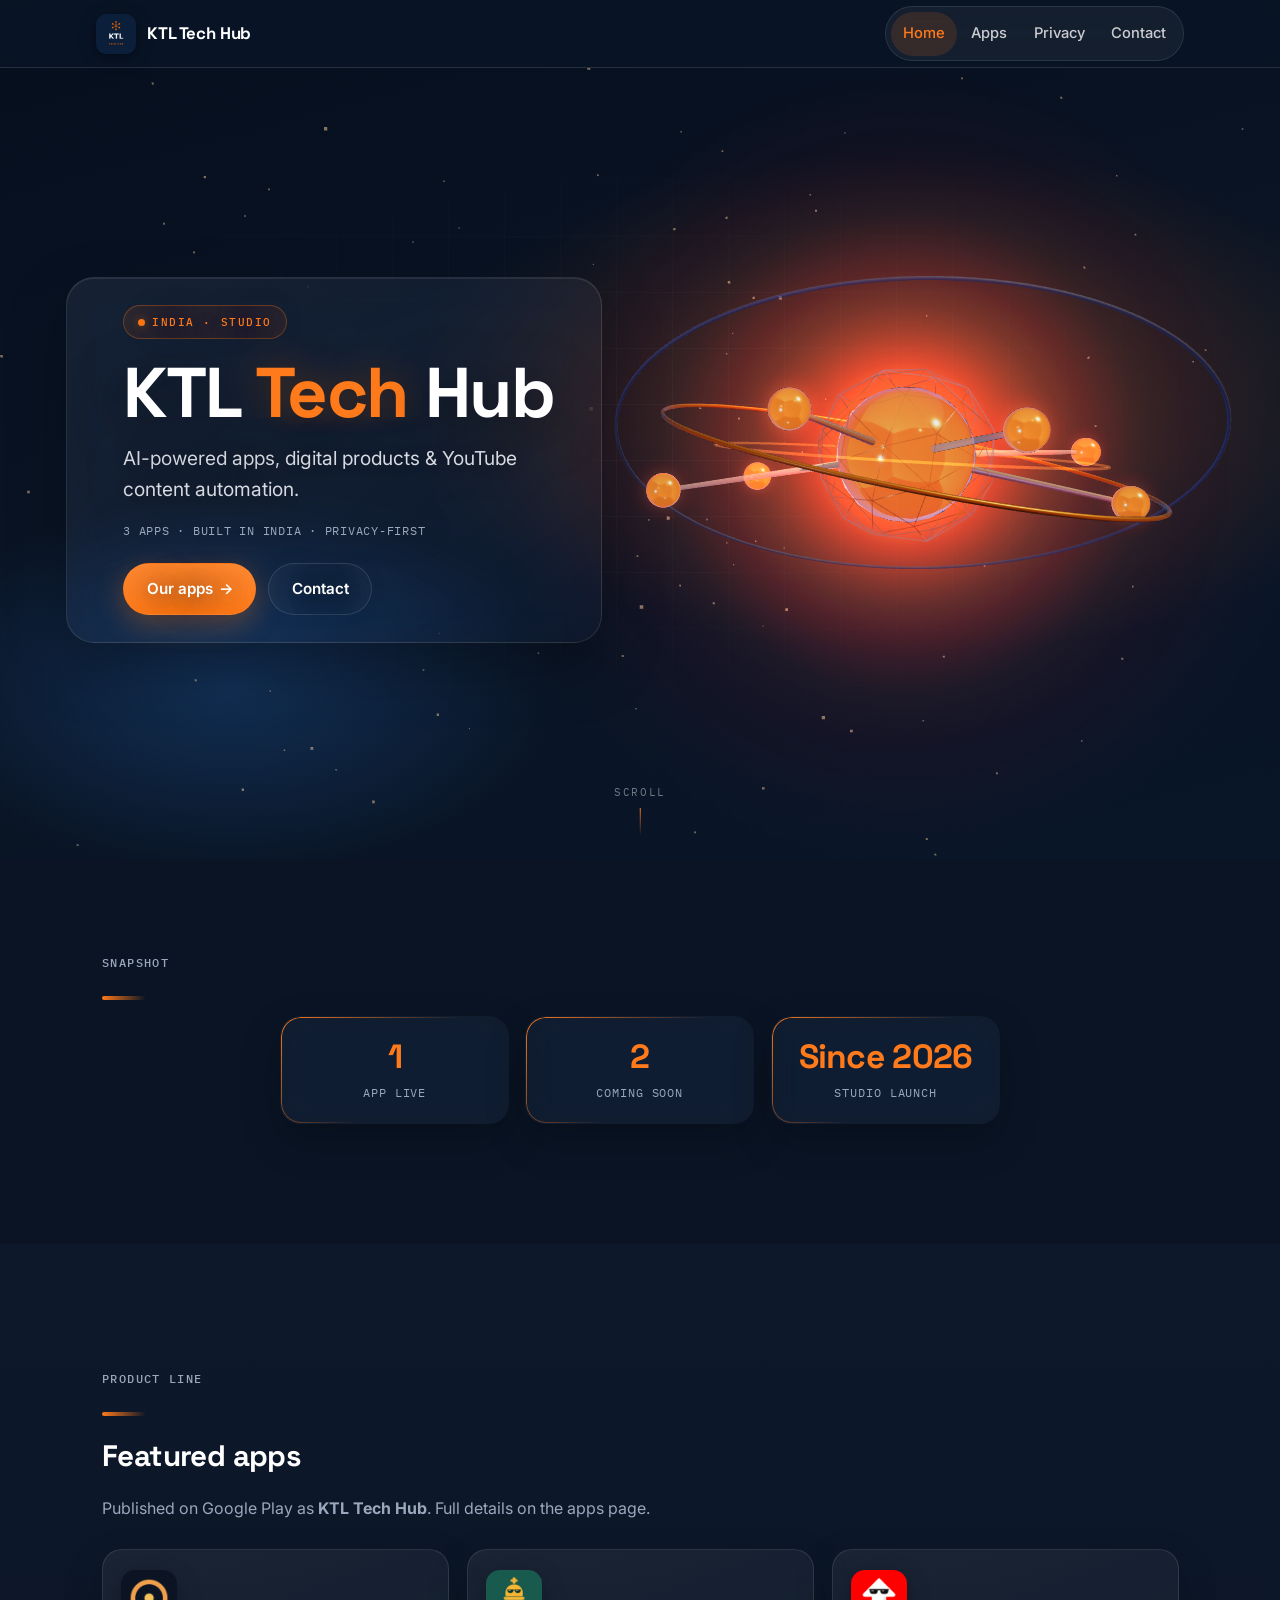
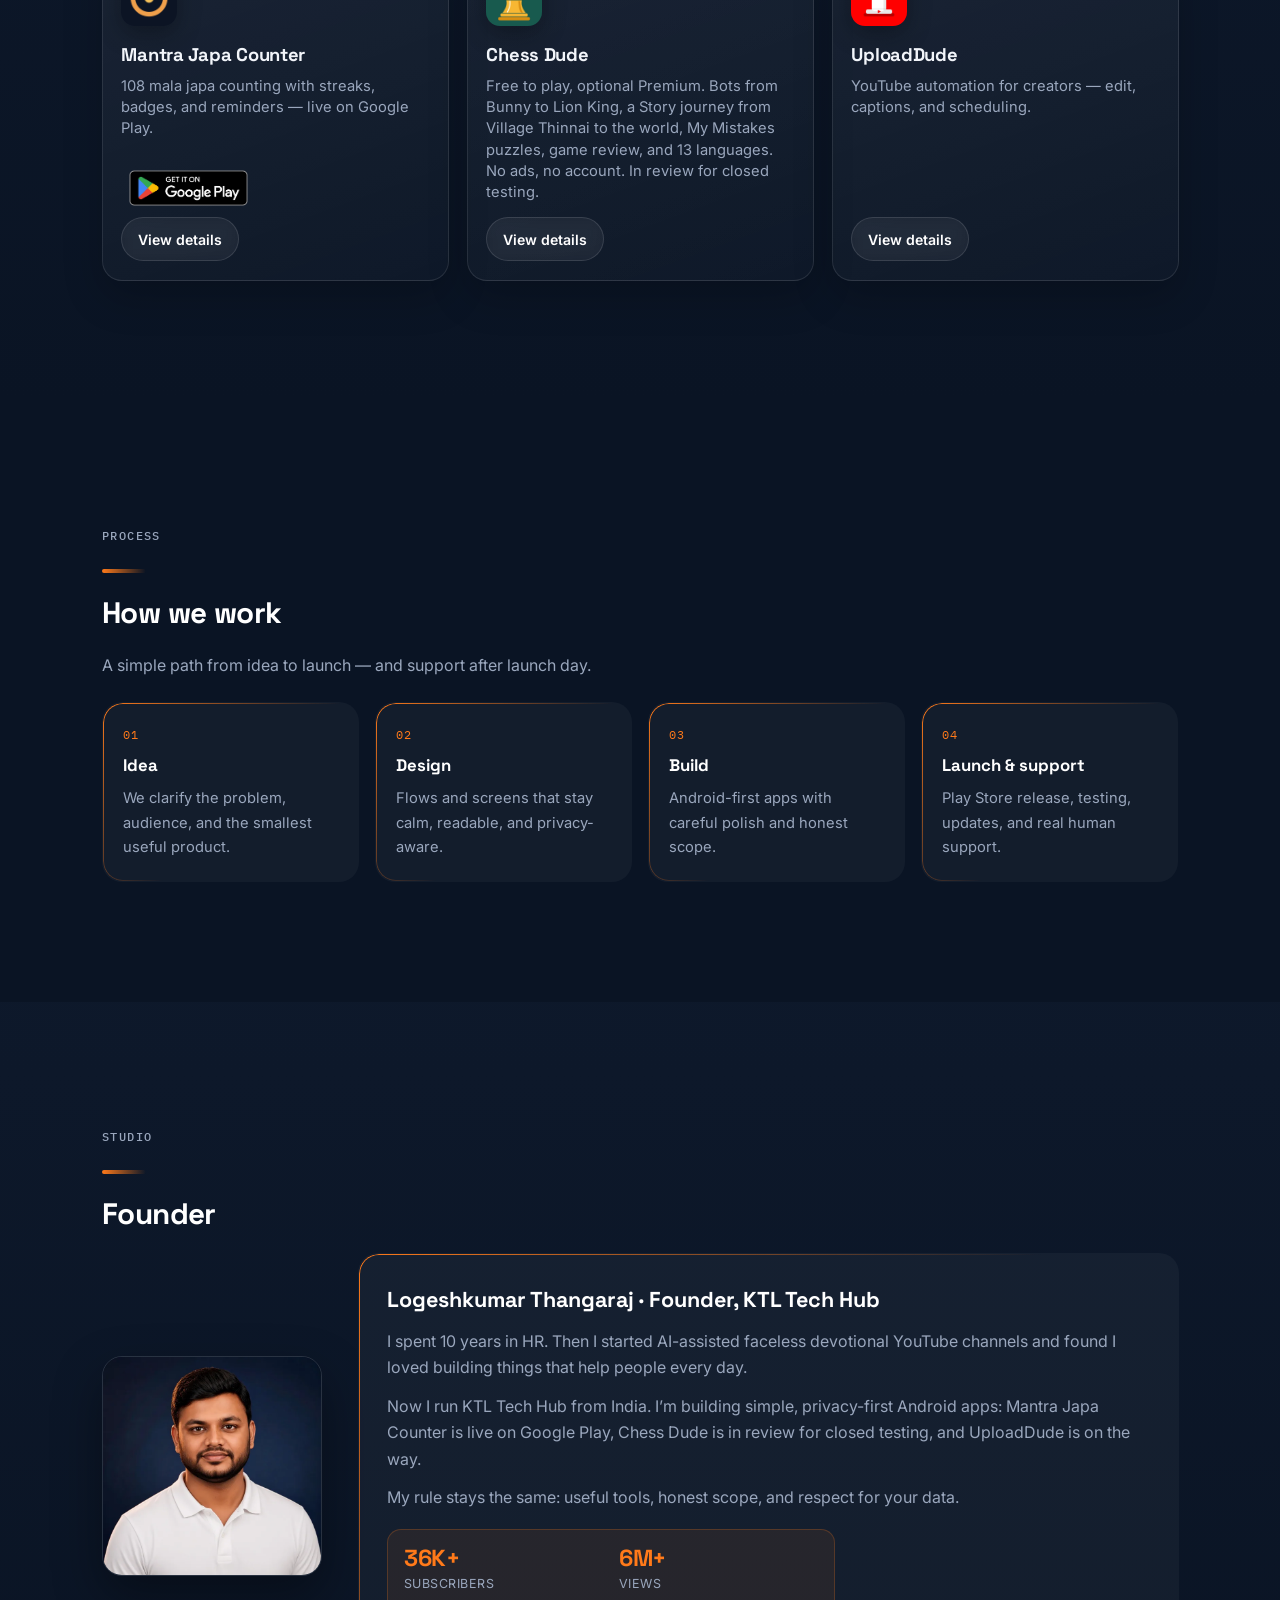
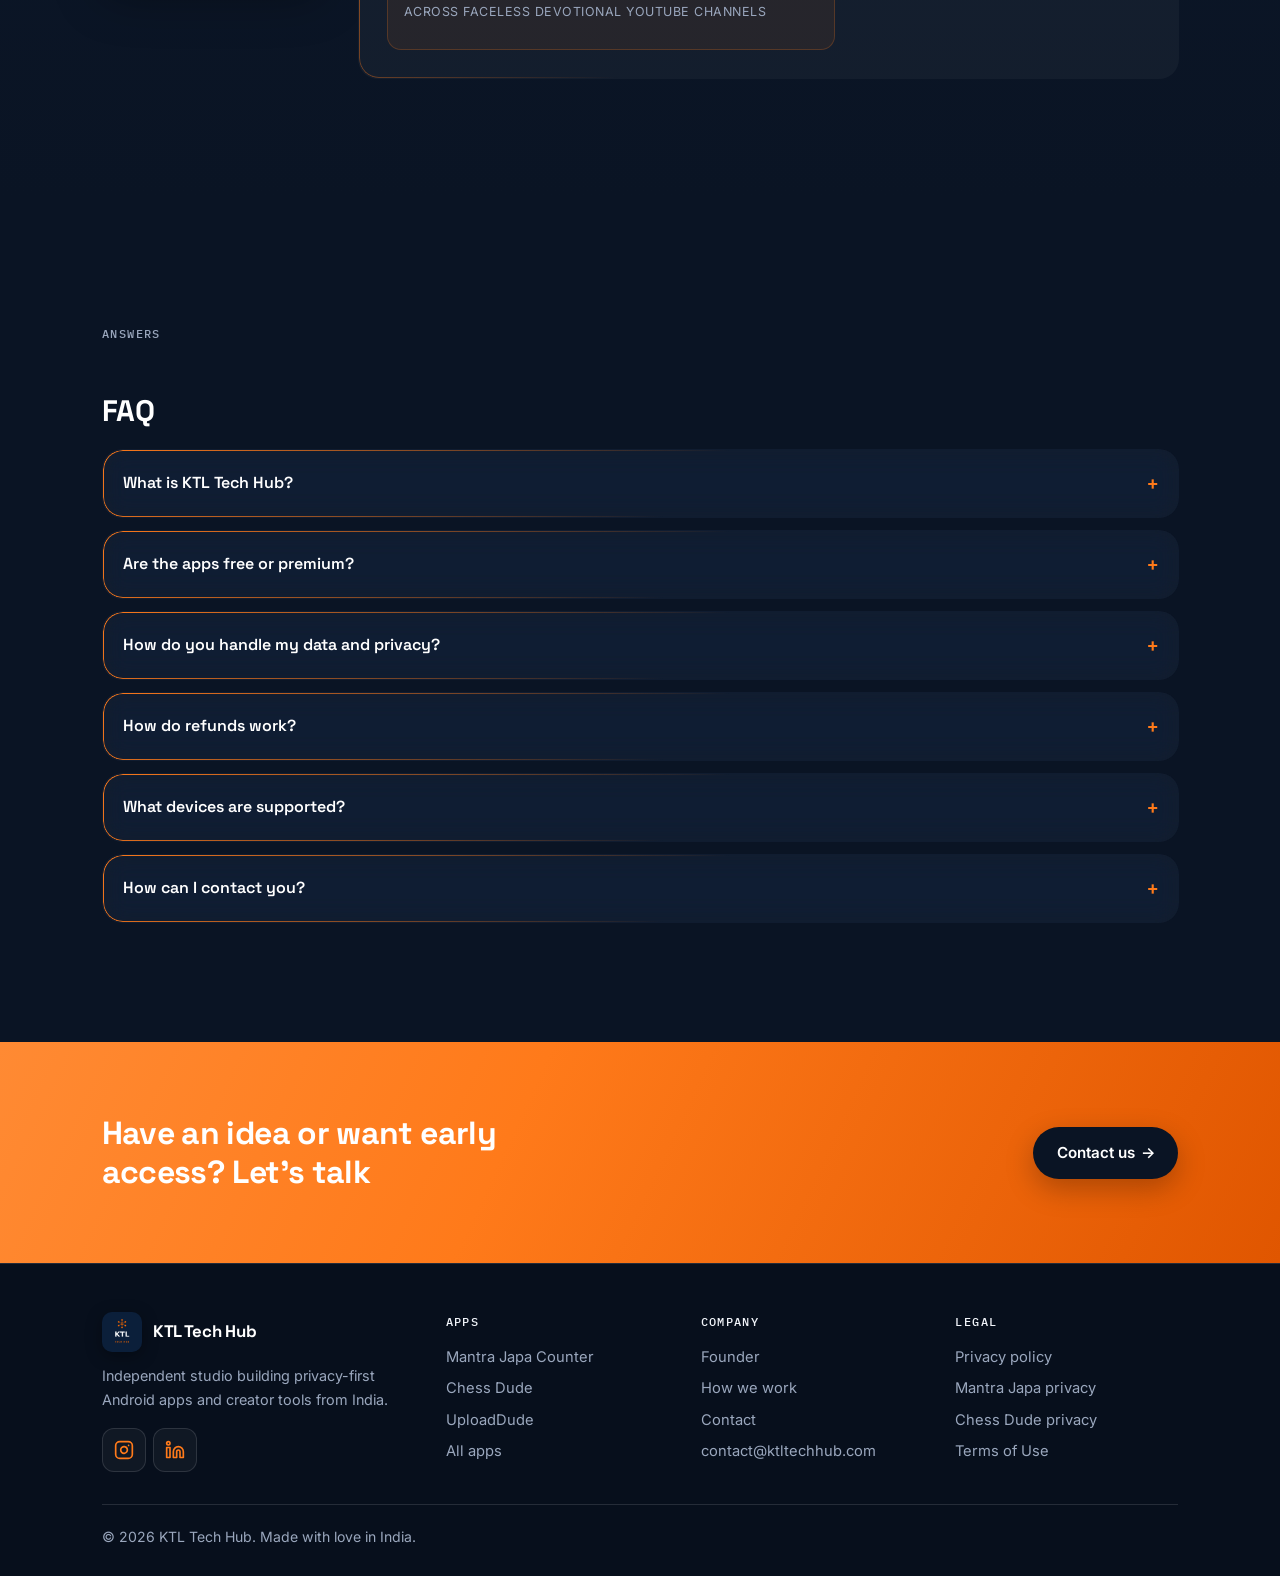
<file: index.html>
<!DOCTYPE html>
<html lang="en" class="no-webgl">
<head>
  <meta charset="utf-8">
  <meta name="viewport" content="width=device-width, initial-scale=1">
  <title>KTL Tech Hub – AI-powered apps &amp; digital products</title>
  <link rel="canonical" href="https://ktltechhub.com/">
  <meta name="description" content="KTL Tech Hub builds AI-powered apps, digital products, and YouTube content automation. Play Store developer: KTL Tech Hub.">
  <meta property="og:title" content="KTL Tech Hub">
  <meta property="og:description" content="AI-powered apps, digital products and YouTube content automation from India. Makers of Mantra Japa Counter, Chess Dude, and UploadDude.">
  <meta property="og:url" content="https://ktltechhub.com/">
  <meta property="og:type" content="website">
  <meta property="og:image" content="https://ktltechhub.com/og-banner.png">
  <meta property="og:image:width" content="1200">
  <meta property="og:image:height" content="630">
  <meta name="twitter:card" content="summary_large_image">
  <meta name="twitter:title" content="KTL Tech Hub">
  <meta name="twitter:description" content="AI-powered apps from India. Privacy-first tools for practice, learning, and creators.">
  <meta name="twitter:image" content="https://ktltechhub.com/og-banner.png">
  <script type="application/ld+json">
  {
    "@context": "https://schema.org",
    "@graph": [
      {
        "@type": "Organization",
        "name": "KTL Tech Hub",
        "url": "https://ktltechhub.com/",
        "logo": "https://ktltechhub.com/logo.png",
        "email": "contact@ktltechhub.com",
        "sameAs": [
          "https://www.linkedin.com/company/ktl-tech-hub",
          "https://instagram.com/chessdude.app"
        ]
      },
      {
        "@type": "SoftwareApplication",
        "name": "Mantra Japa Counter - 108 Mala",
        "url": "https://play.google.com/store/apps/details?id=com.ktltechhub.mantrajapa",
        "image": "https://ktltechhub.com/icon-mantra-japa.png",
        "applicationCategory": "LifestyleApplication",
        "operatingSystem": "Android",
        "offers": {
          "@type": "Offer",
          "price": "0",
          "priceCurrency": "INR",
          "availability": "https://schema.org/InStock",
          "description": "Free to install on Google Play; optional Premium ₹99/mo or ₹599/yr"
        },
        "publisher": { "@type": "Organization", "name": "KTL Tech Hub" }
      },
      {
        "@type": "SoftwareApplication",
        "name": "Chess Dude",
        "description": "Free to play, optional Premium. Play bots from Bunny to Lion King, follow the Story journey from Village Thinnai to the world, practise My Mistakes puzzles, and review your games. Available in 13 languages. No ads, no account.",
        "applicationCategory": "EducationalApplication",
        "operatingSystem": "Android",
        "image": "https://ktltechhub.com/icon-chess-dude.png",
        "offers": {
          "@type": "Offer",
          "price": "149.00",
          "priceCurrency": "INR",
          "availability": "https://schema.org/ComingSoon",
          "description": "Monthly ₹149 (7-day free trial), yearly ₹999, or lifetime ₹2,999 (launch offer ₹1,999 until 26 Nov 2026)"
        },
        "publisher": { "@type": "Organization", "name": "KTL Tech Hub" }
      },
      {
        "@type": "SoftwareApplication",
        "name": "UploadDude",
        "applicationCategory": "MultimediaApplication",
        "operatingSystem": "Android",
        "image": "https://ktltechhub.com/icon-uploaddude.png",
        "offers": {
          "@type": "Offer",
          "price": "0",
          "priceCurrency": "INR",
          "availability": "https://schema.org/ComingSoon"
        },
        "publisher": { "@type": "Organization", "name": "KTL Tech Hub" }
      }
    ]
  }
  </script>
  <link rel="preconnect" href="https://fonts.googleapis.com">
  <link rel="preconnect" href="https://fonts.gstatic.com" crossorigin>
  <link href="https://fonts.googleapis.com/css2?family=IBM+Plex+Mono:wght@400;500&family=Inter:wght@400;500&family=Space+Grotesk:wght@600;700&display=swap" rel="stylesheet">
  <link rel="stylesheet" href="styles.css">
  <link rel="icon" href="/favicon.ico" sizes="any">
  <link rel="icon" type="image/png" sizes="48x48" href="/favicon-48.png">
  <link rel="icon" type="image/png" sizes="192x192" href="/favicon-192.png">
  <link rel="apple-touch-icon" href="/apple-touch-icon.png">
</head>
<body>
  <header class="site-header">
    <div class="header-inner">
      <a class="brand" href="index.html">
        <img src="logo.png" width="40" height="40" alt="KTL Tech Hub logo">
        <span>KTL Tech Hub</span>
      </a>
      <button class="nav-toggle" type="button" aria-label="Open menu" aria-expanded="false" aria-controls="primary-nav">
        <span class="nav-toggle-bar" aria-hidden="true"></span>
        <span class="nav-toggle-bar" aria-hidden="true"></span>
        <span class="nav-toggle-bar" aria-hidden="true"></span>
      </button>
      <nav class="nav" id="primary-nav" aria-label="Primary">
        <a href="index.html" aria-current="page">Home</a>
        <a href="apps.html">Apps</a>
        <a href="privacy.html">Privacy</a>
        <a href="contact.html">Contact</a>
      </nav>
    </div>
  </header>

  <main>
    <!-- 1. Hero -->
    <section class="hero" aria-label="Introduction">
      <canvas id="hub-canvas" class="hero-canvas" aria-hidden="true"></canvas>
      <div class="hero-fallback" aria-hidden="true">
        <div class="orb orb-a"></div>
        <div class="orb orb-b"></div>
        <div class="orb orb-c"></div>
      </div>
      <div class="hero-grid" aria-hidden="true"></div>
      <div class="hero-content">
        <div class="hero-badge">INDIA · STUDIO</div>
        <h1>KTL <span class="accent">Tech</span> Hub</h1>
        <p class="tagline">AI-powered apps, digital products &amp; YouTube content automation.</p>
        <p class="trust-line">3 apps · Built in India · Privacy-first</p>
        <div class="hero-cta">
          <a class="btn btn-primary" href="#featured-apps">Our apps</a>
          <a class="btn btn-ghost" href="contact.html">Contact</a>
        </div>
      </div>
      <div class="scroll-hint" aria-hidden="true">Scroll<span></span></div>
    </section>

    <!-- 2. Stats strip -->
    <section class="section stats-strip" aria-label="At a glance">
      <div class="container">
        <p class="eyebrow reveal">Snapshot</p>
        <div class="accent-bar reveal" aria-hidden="true"></div>
        <div class="stats-grid stats-grid--three">
          <div class="stat-card reveal">
            <div class="stat-value" data-count="1">1</div>
            <div class="stat-label">App live</div>
          </div>
          <div class="stat-card reveal">
            <div class="stat-value" data-count="2">2</div>
            <div class="stat-label">Coming soon</div>
          </div>
          <div class="stat-card reveal">
            <div class="stat-value">Since 2026</div>
            <div class="stat-label">Studio launch</div>
          </div>
        </div>
      </div>
    </section>

    <!-- 3. Featured apps -->
    <section class="section section-alt" id="featured-apps" aria-labelledby="featured-heading">
      <div class="container">
        <p class="eyebrow reveal">Product line</p>
        <div class="accent-bar reveal" aria-hidden="true"></div>
        <h2 id="featured-heading" class="reveal">Featured apps</h2>
        <p class="lead reveal reveal-delay-1">Published on Google Play as <strong>KTL Tech Hub</strong>. Full details on the apps page.</p>

        <div class="apps-compact-grid">
          <article class="app-compact-card reveal">
            <img class="app-compact-icon" src="icon-mantra-japa.png" width="56" height="56" alt="Mantra Japa Counter app icon" loading="lazy">
            <div class="app-compact-body">
              <h3>Mantra Japa Counter</h3>
              <p>108 mala japa counting with streaks, badges, and reminders — live on Google Play.</p>
            </div>
            <div class="app-compact-actions">
              <a class="play-badge" href="https://play.google.com/store/apps/details?id=com.ktltechhub.mantrajapa" rel="noopener noreferrer">
                <img src="img/google-play-badge.png" alt="Get it on Google Play" width="215" height="83">
              </a>
              <a class="btn btn-ghost app-compact-cta" href="apps.html#mantra-japa">View details</a>
            </div>
          </article>

          <article class="app-compact-card reveal">
            <img class="app-compact-icon" src="icon-chess-dude.png" width="56" height="56" alt="Chess Dude app icon" loading="lazy">
            <div class="app-compact-body">
              <h3>Chess Dude</h3>
              <p>Free to play, optional Premium. Bots from Bunny to Lion King, a Story journey from Village Thinnai to the world, My Mistakes puzzles, game review, and 13 languages. No ads, no account. In review for closed testing.</p>
            </div>
            <a class="btn btn-ghost app-compact-cta" href="apps.html#chess-dude">View details</a>
          </article>

          <article class="app-compact-card reveal">
            <img class="app-compact-icon" src="icon-uploaddude.png" width="56" height="56" alt="UploadDude app icon" loading="lazy">
            <div class="app-compact-body">
              <h3>UploadDude</h3>
              <p>YouTube automation for creators — edit, captions, and scheduling.</p>
            </div>
            <a class="btn btn-ghost app-compact-cta" href="apps.html#uploaddude">View details</a>
          </article>
        </div>
      </div>
    </section>

    <!-- 4. How we work -->
    <section class="section" id="how-we-work" aria-labelledby="how-heading">
      <div class="container">
        <p class="eyebrow reveal">Process</p>
        <div class="accent-bar reveal" aria-hidden="true"></div>
        <h2 id="how-heading" class="reveal">How we work</h2>
        <p class="lead reveal reveal-delay-1">A simple path from idea to launch — and support after launch day.</p>
        <ol class="timeline">
          <li class="timeline-step reveal">
            <div class="step-num">01</div>
            <h3>Idea</h3>
            <p>We clarify the problem, audience, and the smallest useful product.</p>
          </li>
          <li class="timeline-step reveal reveal-delay-1">
            <div class="step-num">02</div>
            <h3>Design</h3>
            <p>Flows and screens that stay calm, readable, and privacy-aware.</p>
          </li>
          <li class="timeline-step reveal reveal-delay-2">
            <div class="step-num">03</div>
            <h3>Build</h3>
            <p>Android-first apps with careful polish and honest scope.</p>
          </li>
          <li class="timeline-step reveal reveal-delay-3">
            <div class="step-num">04</div>
            <h3>Launch &amp; support</h3>
            <p>Play Store release, testing, updates, and real human support.</p>
          </li>
        </ol>
      </div>
    </section>

    <!-- 5. Founder -->
    <section class="section section-alt" id="founder" aria-labelledby="founder-heading">
      <div class="container">
        <p class="eyebrow reveal">Studio</p>
        <div class="accent-bar reveal" aria-hidden="true"></div>
        <h2 id="founder-heading" class="reveal">Founder</h2>
        <div class="founder-grid reveal reveal-delay-1">
          <img class="founder-photo" src="img/founder.webp" width="640" height="640" alt="Logeshkumar Thangaraj, Founder of KTL Tech Hub" loading="lazy">
          <div class="founder-card">
            <h3>Logeshkumar Thangaraj · Founder, KTL Tech Hub</h3>
            <p>I spent 10 years in HR. Then I started AI-assisted faceless devotional YouTube channels and found I loved building things that help people every day.</p>
            <p>Now I run KTL Tech Hub from India. I’m building simple, privacy-first Android apps: Mantra Japa Counter is live on Google Play, Chess Dude is in review for closed testing, and UploadDude is on the way.</p>
            <p>My rule stays the same: useful tools, honest scope, and respect for your data.</p>
            <div class="founder-stats" aria-label="YouTube reach across faceless devotional channels">
              <div class="founder-stat">
                <div class="founder-stat-value">36K+</div>
                <div class="founder-stat-label">subscribers</div>
              </div>
              <div class="founder-stat">
                <div class="founder-stat-value">6M+</div>
                <div class="founder-stat-label">views</div>
              </div>
              <p class="founder-stats-context">across faceless devotional YouTube channels</p>
            </div>
          </div>
        </div>
      </div>
    </section>

    <!-- 6. Testimonials — enable when real reviews exist -->
    <section class="section" id="testimonials" hidden aria-labelledby="testimonials-heading">
      <!-- enable when real reviews exist -->
      <div class="container">
        <p class="eyebrow">Social proof</p>
        <div class="accent-bar" aria-hidden="true"></div>
        <h2 id="testimonials-heading">Testimonials</h2>
        <p class="lead">Real reviews will appear here. No placeholder quotes.</p>
      </div>
    </section>

    <!-- 7. FAQ -->
    <section class="section" id="faq" aria-labelledby="faq-heading">
      <div class="container">
        <p class="eyebrow reveal">Answers</p>
        <div class="accent-bar reveal" aria-hidden="true"></div>
        <h2 id="faq-heading" class="reveal">FAQ</h2>
        <div class="faq">
          <details class="reveal">
            <summary>What is KTL Tech Hub?</summary>
            <div class="faq-body">
              KTL Tech Hub is an independent developer brand from India. We build simple, useful Android apps and digital products — including Mantra Japa Counter, Chess Dude, and UploadDude — published on Google Play under the developer name KTL Tech Hub.
            </div>
          </details>
          <details class="reveal reveal-delay-1">
            <summary>Are the apps free or premium?</summary>
            <div class="faq-body">
              Apps may be free to install, with optional premium plans. Mantra Japa Counter is live on Google Play and free to install; optional Premium is ₹99/mo or ₹599/yr. Chess Dude is planned at ₹149/mo (7-day free trial), ₹999/yr, or Lifetime ₹2,999 (launch offer ₹1,999 until 26 November 2026). UploadDude pricing will be announced closer to launch.
            </div>
          </details>
          <details class="reveal">
            <summary>How do you handle my data and privacy?</summary>
            <div class="faq-body">
              We aim to be privacy-first. Local data stays on your device. If Android backup is on, Mantra Japa Counter can copy that data to your Google account; Chess Dude does not use Android cloud backup. See the <a href="privacy-mantra-japa.html">Mantra Japa</a> and <a href="privacy-chess-dude.html">Chess Dude</a> privacy policies for what we collect, why, and how to delete your data, or email contact@ktltechhub.com.
            </div>
          </details>
          <details class="reveal reveal-delay-1">
            <summary>How do refunds work?</summary>
            <div class="faq-body">
              Purchases and subscriptions go through Google Play. Refunds and cancellations follow Google Play’s policies — manage them in Google Play &gt; Payments &amp; subscriptions, or request help via Play’s refund flow.
            </div>
          </details>
          <details class="reveal">
            <summary>What devices are supported?</summary>
            <div class="faq-body">
              Our apps target Android devices via Google Play. Exact OS version requirements are listed on each Play Store listing when the app is available.
            </div>
          </details>
          <details class="reveal reveal-delay-1">
            <summary>How can I contact you?</summary>
            <div class="faq-body">
              Email <a href="mailto:contact@ktltechhub.com">contact@ktltechhub.com</a> or use the <a href="contact.html">contact page</a>. To delete Mantra Japa data, clear the app's storage or uninstall it, and turn off or delete the Android backup if one exists. For Chess Dude, use Settings → Delete my data in the app.
            </div>
          </details>
        </div>
      </div>
    </section>

    <!-- 8. Final CTA -->
    <section class="cta-band" aria-labelledby="cta-heading">
      <div class="container">
        <h2 id="cta-heading">Have an idea or want early access? Let’s talk</h2>
        <a class="btn btn-primary" href="contact.html">Contact us</a>
      </div>
    </section>
  </main>

  <!-- 9. Footer -->
  <footer class="site-footer">
    <div class="container">
      <div class="footer-grid">
        <div class="footer-brand">
          <a class="brand" href="index.html">
            <img src="logo.png" width="40" height="40" alt="KTL Tech Hub logo">
            <span>KTL Tech Hub</span>
          </a>
          <p>Independent studio building privacy-first Android apps and creator tools from India.</p>
          <div class="social-row">
<a class="social-link" href="https://instagram.com/chessdude.app" aria-label="Chess Dude on Instagram" title="Chess Dude on Instagram" rel="noopener noreferrer">
              <svg viewBox="0 0 24 24" aria-hidden="true"><rect x="2" y="2" width="20" height="20" rx="5"/><path d="M16 11.37A4 4 0 1 1 12.63 8 4 4 0 0 1 16 11.37Z"/><path d="M17.5 6.5h.01"/></svg>
            </a>
            <a class="social-link" href="https://www.linkedin.com/company/ktl-tech-hub" aria-label="LinkedIn" rel="noopener noreferrer">
              <svg viewBox="0 0 24 24" aria-hidden="true"><path d="M16 8a6 6 0 0 1 6 6v7h-4v-7a2 2 0 0 0-4 0v7h-4v-7a6 6 0 0 1 6-6Z"/><rect x="2" y="9" width="4" height="12"/><circle cx="4" cy="4" r="2"/></svg>
            </a>
</div>
        </div>
        <div class="footer-col">
          <h4>Apps</h4>
          <ul>
            <li><a href="apps.html#mantra-japa">Mantra Japa Counter</a></li>
            <li><a href="apps.html#chess-dude">Chess Dude</a></li>
            <li><a href="apps.html#uploaddude">UploadDude</a></li>
            <li><a href="apps.html">All apps</a></li>
          </ul>
        </div>
        <div class="footer-col">
          <h4>Company</h4>
          <ul>
            <li><a href="#founder">Founder</a></li>
            <li><a href="#how-we-work">How we work</a></li>
            <li><a href="contact.html">Contact</a></li>
            <li><a href="mailto:contact@ktltechhub.com">contact@ktltechhub.com</a></li>
          </ul>
        </div>
        <div class="footer-col">
          <h4>Legal</h4>
          <ul>
            <li><a href="privacy.html">Privacy policy</a></li>
            <li><a href="privacy-mantra-japa.html">Mantra Japa privacy</a></li>
            <li><a href="privacy-chess-dude.html">Chess Dude privacy</a></li>
            <li><a href="terms.html">Terms of Use</a></li>
          </ul>
        </div>
      </div>
      <div class="footer-bottom">
        <span>© 2026 KTL Tech Hub. Made with love in India.</span>
      </div>
    </div>
  </footer>

  <script src="site.js" defer></script>
</body>
</html>
</file>
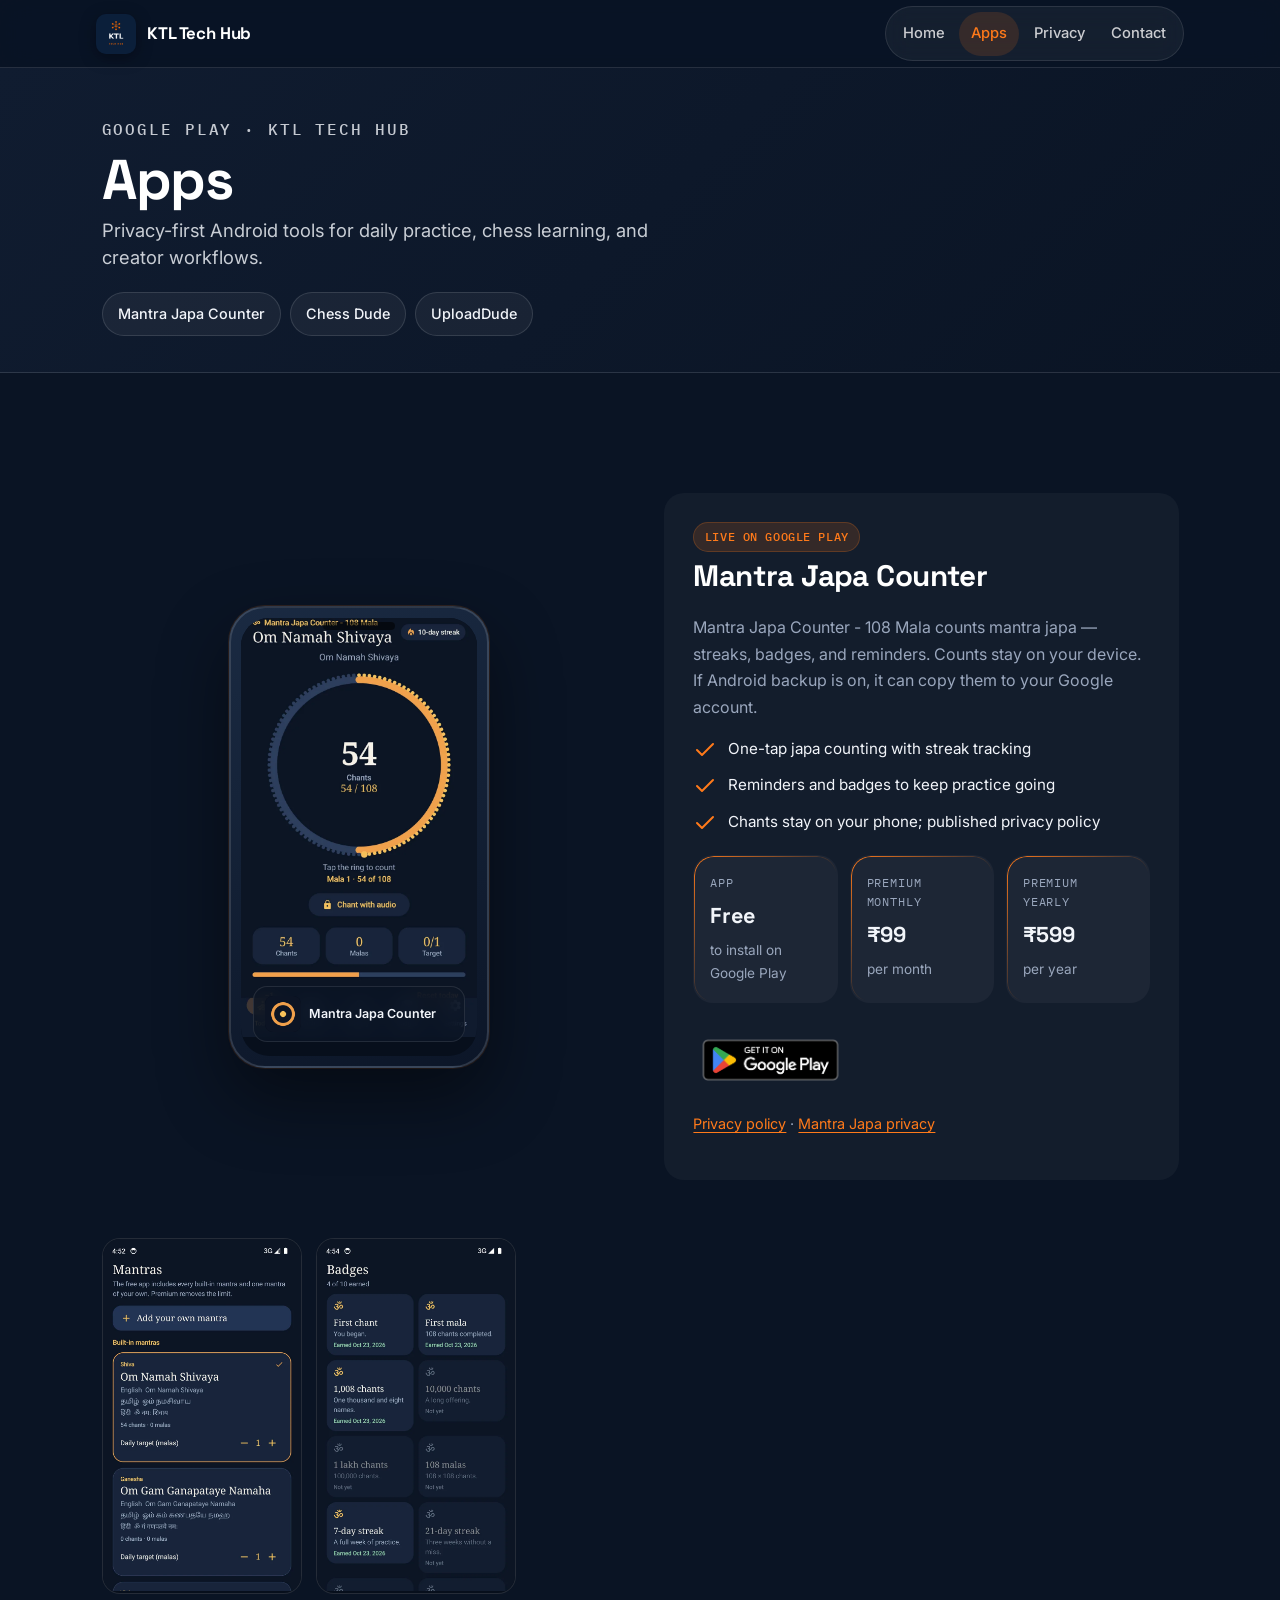
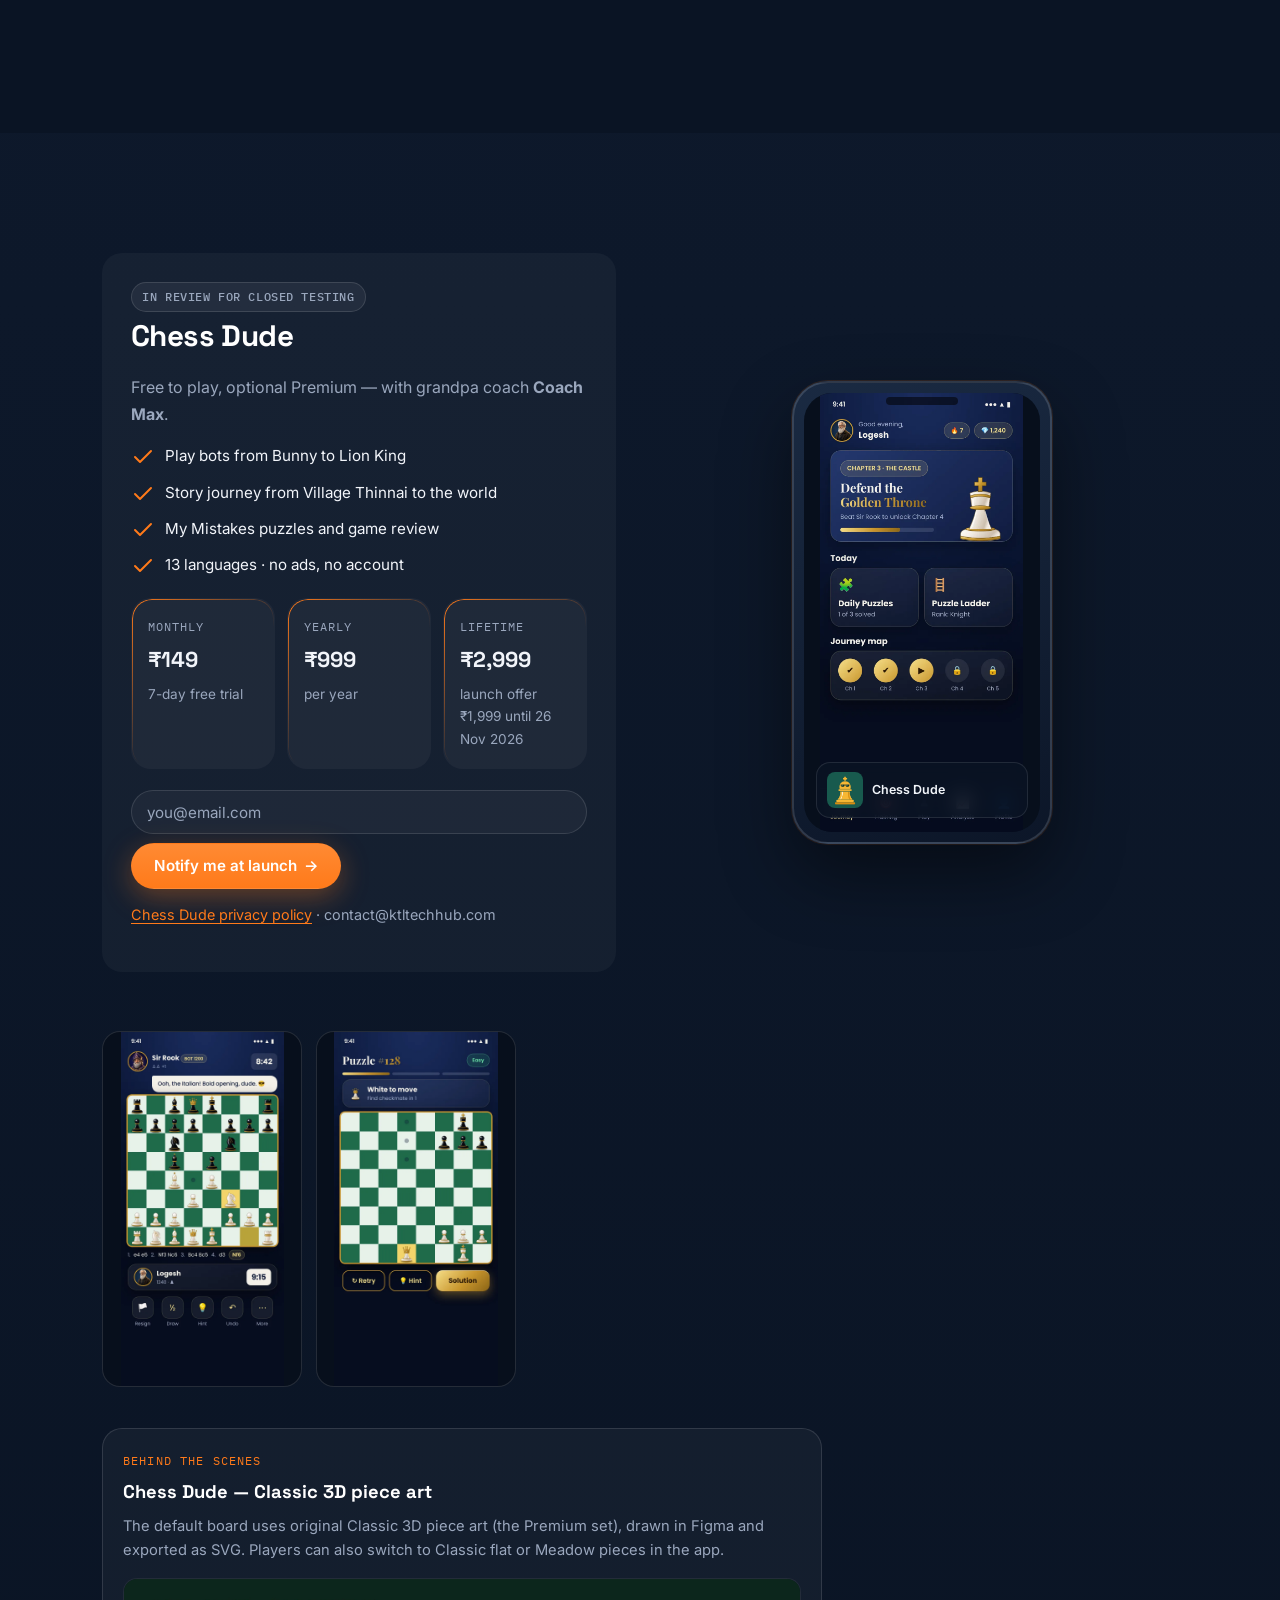
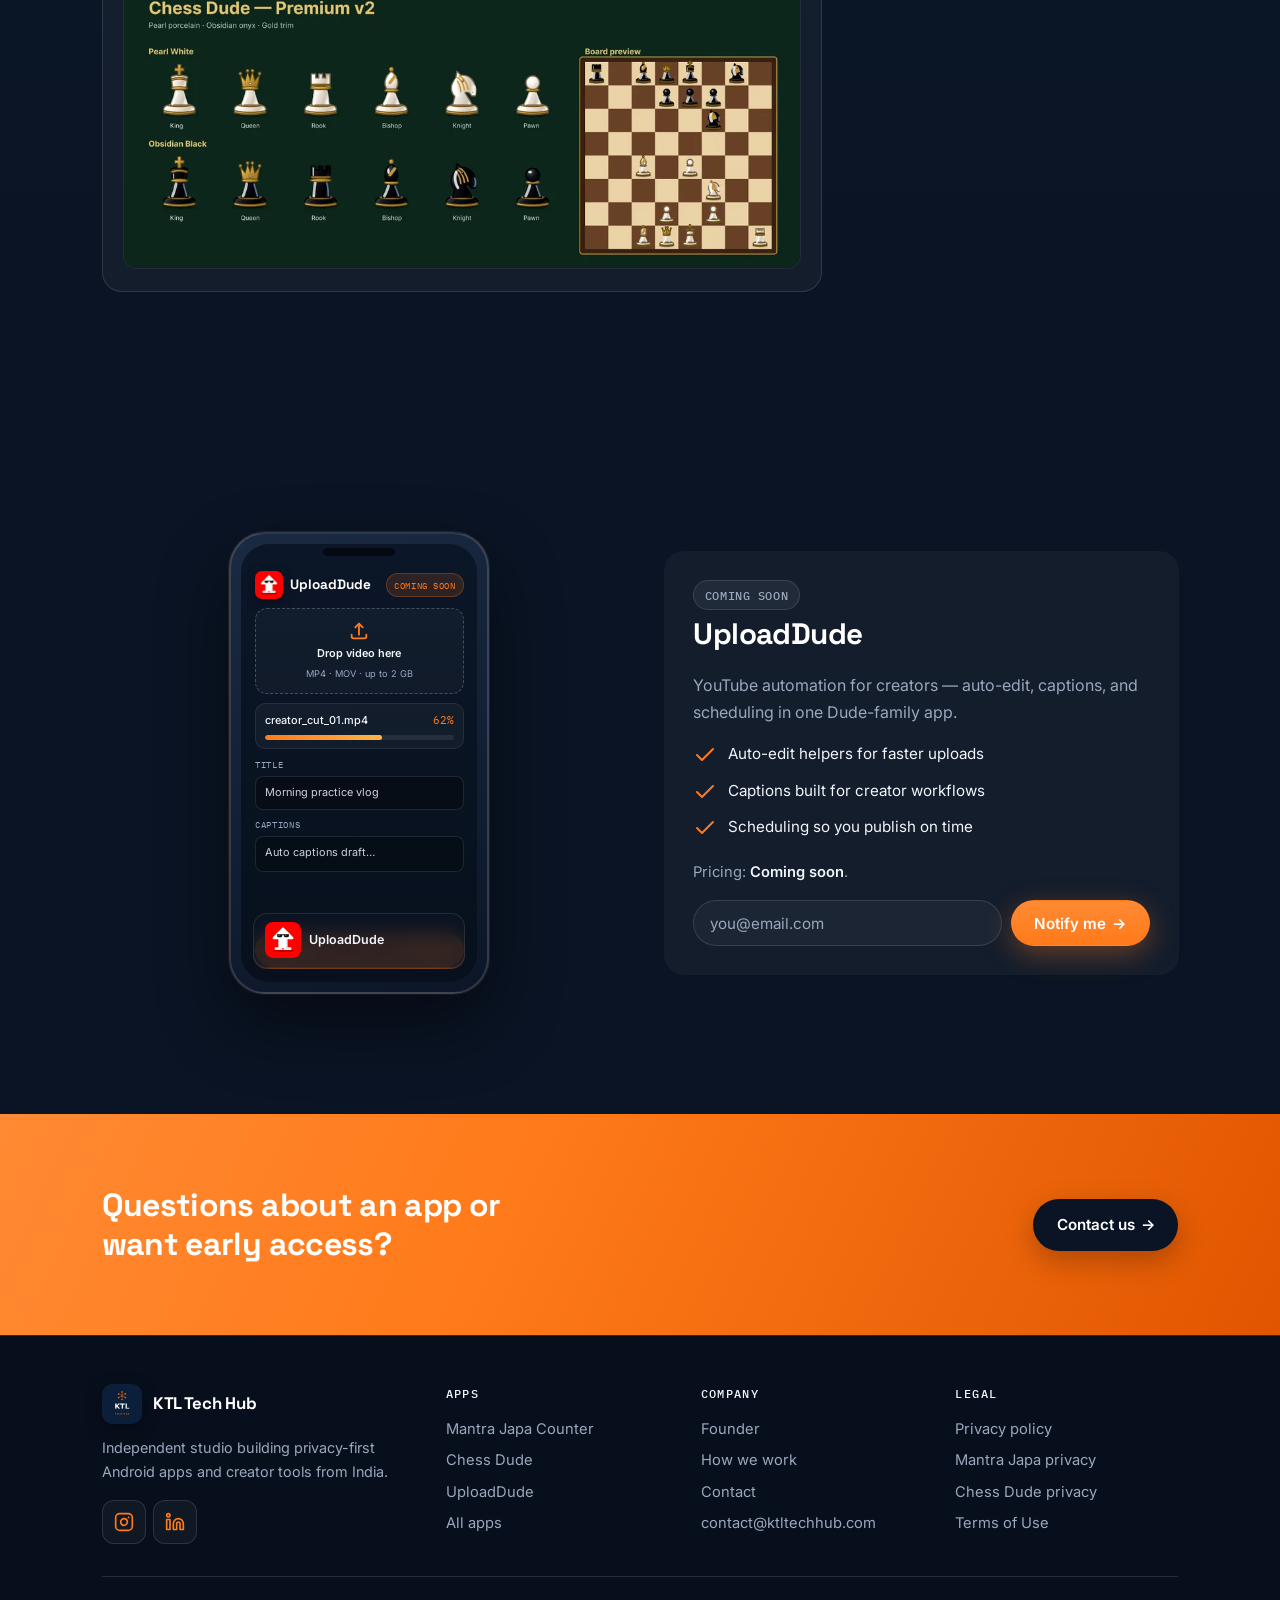
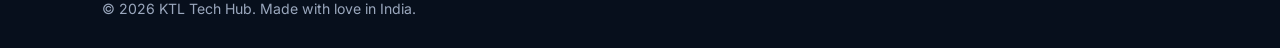
<file: apps.html>
<!DOCTYPE html>
<html lang="en">
<head>
  <meta charset="utf-8">
  <meta name="viewport" content="width=device-width, initial-scale=1">
  <title>Apps – KTL Tech Hub</title>
  <link rel="canonical" href="https://ktltechhub.com/apps.html">
  <meta name="description" content="Android apps by KTL Tech Hub: Mantra Japa Counter - 108 Mala is on Google Play; Chess Dude and UploadDude are on the way. Pricing, features, and privacy.">
  <meta property="og:title" content="Apps – KTL Tech Hub">
  <meta property="og:description" content="Mantra Japa Counter, Chess Dude, and UploadDude from KTL Tech Hub.">
  <meta property="og:url" content="https://ktltechhub.com/apps.html">
  <meta property="og:image" content="https://ktltechhub.com/og-banner.png">
  <meta name="twitter:card" content="summary_large_image">
  <meta name="twitter:image" content="https://ktltechhub.com/og-banner.png">
  <script type="application/ld+json">
  {"@context":"https://schema.org","@graph":[
    {"@type":"SoftwareApplication","name":"Mantra Japa Counter - 108 Mala","url":"https://play.google.com/store/apps/details?id=com.ktltechhub.mantrajapa","image":"https://ktltechhub.com/icon-mantra-japa.png","applicationCategory":"LifestyleApplication","operatingSystem":"Android","offers":{"@type":"Offer","price":"0","priceCurrency":"INR","availability":"https://schema.org/InStock","description":"Free to install on Google Play; optional Premium ₹99/mo or ₹599/yr"},"publisher":{"@type":"Organization","name":"KTL Tech Hub"}},
    {"@type":"SoftwareApplication","name":"Chess Dude","description":"Free to play, optional Premium. Play bots from Bunny to Lion King, follow the Story journey from Village Thinnai to the world, practise My Mistakes puzzles, and review your games. Available in 13 languages. No ads, no account.","applicationCategory":"EducationalApplication","operatingSystem":"Android","image":"https://ktltechhub.com/icon-chess-dude.png","offers":{"@type":"Offer","price":"149.00","priceCurrency":"INR","availability":"https://schema.org/ComingSoon","description":"Monthly ₹149 (7-day free trial), yearly ₹999, or lifetime ₹2,999 (launch offer ₹1,999 until 26 Nov 2026)"},"publisher":{"@type":"Organization","name":"KTL Tech Hub"}},
    {"@type":"SoftwareApplication","name":"UploadDude","applicationCategory":"MultimediaApplication","operatingSystem":"Android","image":"https://ktltechhub.com/icon-uploaddude.png","offers":{"@type":"Offer","price":"0","priceCurrency":"INR","availability":"https://schema.org/ComingSoon"},"publisher":{"@type":"Organization","name":"KTL Tech Hub"}}
  ]}
  </script>
  <link rel="preconnect" href="https://fonts.googleapis.com">
  <link rel="preconnect" href="https://fonts.gstatic.com" crossorigin>
  <link href="https://fonts.googleapis.com/css2?family=IBM+Plex+Mono:wght@400;500&family=Inter:wght@400;500&family=Space+Grotesk:wght@600;700&display=swap" rel="stylesheet">
  <link rel="stylesheet" href="styles.css">
  <link rel="icon" href="/favicon.ico" sizes="any">
  <link rel="icon" type="image/png" sizes="48x48" href="/favicon-48.png">
  <link rel="icon" type="image/png" sizes="192x192" href="/favicon-192.png">
  <link rel="apple-touch-icon" href="/apple-touch-icon.png">
</head>
<body>
  <header class="site-header">
    <div class="header-inner">
      <a class="brand" href="index.html">
        <img src="logo.png" width="40" height="40" alt="KTL Tech Hub logo">
        <span>KTL Tech Hub</span>
      </a>
      <button class="nav-toggle" type="button" aria-label="Open menu" aria-expanded="false" aria-controls="primary-nav">
        <span class="nav-toggle-bar" aria-hidden="true"></span>
        <span class="nav-toggle-bar" aria-hidden="true"></span>
        <span class="nav-toggle-bar" aria-hidden="true"></span>
      </button>
      <nav class="nav" id="primary-nav" aria-label="Primary">
        <a href="index.html">Home</a>
        <a href="apps.html" aria-current="page">Apps</a>
        <a href="privacy.html">Privacy</a>
        <a href="contact.html">Contact</a>
      </nav>
    </div>
  </header>

  <main>
    <div class="page-hero page-hero--apps">
      <div class="container">
        <p class="eyebrow">Google Play · KTL Tech Hub</p>
        <h1>Apps</h1>
        <p class="page-hero-sub">Privacy-first Android tools for daily practice, chess learning, and creator workflows.</p>
        <nav class="app-jump" aria-label="Jump to app">
          <a href="#mantra-japa">Mantra Japa Counter</a>
          <a href="#chess-dude">Chess Dude</a>
          <a href="#uploaddude">UploadDude</a>
        </nav>
      </div>
    </div>

    <!-- Mantra Japa Counter -->
    <section class="section" id="mantra-japa" aria-labelledby="mantra-heading">
      <div class="container">
        <article class="feature-row reveal">
          <div class="feature-media">
            <div class="phone">
              <div class="phone-screen">
                <img src="img/mantra-1.webp" width="780" height="1386" alt="Mantra Japa Counter screenshot" loading="lazy">
                <div class="phone-badge">
                  <img src="icon-mantra-japa.png" width="36" height="36" alt="Mantra Japa Counter app icon" loading="lazy">
                  <span>Mantra Japa Counter</span>
                </div>
              </div>
            </div>
          </div>
          <div class="feature-copy">
            <span class="badge">Live on Google Play</span>
            <h2 id="mantra-heading">Mantra Japa Counter</h2>
            <p>Mantra Japa Counter - 108 Mala counts mantra japa — streaks, badges, and reminders. Counts stay on your device. If Android backup is on, it can copy them to your Google account.</p>
            <ul class="feature-list">
              <li><svg class="icon-svg" viewBox="0 0 24 24" aria-hidden="true"><path d="M20 6 9 17l-5-5"/></svg><span>One-tap japa counting with streak tracking</span></li>
              <li><svg class="icon-svg" viewBox="0 0 24 24" aria-hidden="true"><path d="M20 6 9 17l-5-5"/></svg><span>Reminders and badges to keep practice going</span></li>
              <li><svg class="icon-svg" viewBox="0 0 24 24" aria-hidden="true"><path d="M20 6 9 17l-5-5"/></svg><span>Chants stay on your phone; published privacy policy</span></li>
            </ul>
            <div class="price-table" aria-label="Mantra Japa Counter pricing">
              <div class="price-card"><div class="plan">App</div><div class="amount">Free</div><p class="note">to install on Google Play</p></div>
              <div class="price-card"><div class="plan">Premium monthly</div><div class="amount">₹99</div><p class="note">per month</p></div>
              <div class="price-card"><div class="plan">Premium yearly</div><div class="amount">₹599</div><p class="note">per year</p></div>
            </div>
            <a class="play-badge" href="https://play.google.com/store/apps/details?id=com.ktltechhub.mantrajapa" rel="noopener noreferrer">
              <img src="img/google-play-badge.png" alt="Get it on Google Play" width="215" height="83">
            </a>
            <p class="app-meta" style="margin-top:0.9rem;font-size:0.9rem;color:var(--muted)"><a href="privacy.html">Privacy policy</a> · <a href="privacy-mantra-japa.html">Mantra Japa privacy</a></p>
          </div>
        </article>
        <div class="shot-gallery reveal reveal-delay-1" role="region" aria-roledescription="carousel" aria-label="Mantra Japa screenshots" tabindex="0">
          <ul class="shot-track">
            <li class="shot-slide"><img src="img/mantra-2.webp" width="780" height="1386" alt="Mantra Japa Counter — mantras screen" loading="lazy"></li>
            <li class="shot-slide"><img src="img/mantra-3.webp" width="780" height="1386" alt="Mantra Japa Counter — badges screen" loading="lazy"></li>
          </ul>
        </div>
        <p class="shot-hint">Swipe to see more screens</p>
      </div>
    </section>

    <!-- Chess Dude -->
    <section class="section section-alt" id="chess-dude" aria-labelledby="chess-heading">
      <div class="container">
        <article class="feature-row feature-row--reverse reveal">
          <div class="feature-media">
            <div class="phone">
              <div class="phone-screen">
                <img src="img/chess-1.webp" width="780" height="1688" alt="Chess Dude home screen" loading="lazy">
                <div class="phone-badge">
                  <img src="icon-chess-dude.png" width="36" height="36" alt="Chess Dude app icon" loading="lazy">
                  <span>Chess Dude</span>
                </div>
              </div>
            </div>
          </div>
          <div class="feature-copy">
            <span class="badge badge-muted">In review for closed testing</span>
            <h2 id="chess-heading">Chess Dude</h2>
            <p>Free to play, optional Premium — with grandpa coach <strong>Coach Max</strong>.</p>
            <ul class="feature-list">
              <li><svg class="icon-svg" viewBox="0 0 24 24" aria-hidden="true"><path d="M20 6 9 17l-5-5"/></svg><span>Play bots from Bunny to Lion King</span></li>
              <li><svg class="icon-svg" viewBox="0 0 24 24" aria-hidden="true"><path d="M20 6 9 17l-5-5"/></svg><span>Story journey from Village Thinnai to the world</span></li>
              <li><svg class="icon-svg" viewBox="0 0 24 24" aria-hidden="true"><path d="M20 6 9 17l-5-5"/></svg><span>My Mistakes puzzles and game review</span></li>
              <li><svg class="icon-svg" viewBox="0 0 24 24" aria-hidden="true"><path d="M20 6 9 17l-5-5"/></svg><span>13 languages · no ads, no account</span></li>
            </ul>
            <div class="price-table" aria-label="Chess Dude pricing">
              <div class="price-card"><div class="plan">Monthly</div><div class="amount">₹149</div><p class="note">7-day free trial</p></div>
              <div class="price-card"><div class="plan">Yearly</div><div class="amount">₹999</div><p class="note">per year</p></div>
              <div class="price-card"><div class="plan">Lifetime</div><div class="amount">₹2,999</div><p class="note">launch offer ₹1,999 until 26 Nov 2026</p></div>
            </div>
            <form class="notify-form" action="https://formspree.io/f/xnppoqgd" method="POST">
              <input type="hidden" name="app" value="Chess Dude">
              <label class="visually-hidden" for="notify-chess-apps" style="position:absolute;width:1px;height:1px;overflow:hidden;clip:rect(0 0 0 0)">Email for Chess Dude launch</label>
              <input id="notify-chess-apps" type="email" name="email" required placeholder="you@email.com" autocomplete="email">
              <button class="btn btn-primary" type="submit">Notify me at launch</button>
            </form>
            <p class="app-meta" style="margin-top:0.9rem;font-size:0.9rem;color:var(--muted)"><a href="privacy-chess-dude.html">Chess Dude privacy policy</a> · contact@ktltechhub.com</p>
          </div>
        </article>
        <div class="shot-gallery reveal reveal-delay-1" role="region" aria-roledescription="carousel" aria-label="Chess Dude screenshots" tabindex="0">
          <ul class="shot-track">
            <li class="shot-slide"><img src="img/chess-2.webp" width="780" height="1688" alt="Chess Dude — in game" loading="lazy"></li>
            <li class="shot-slide"><img src="img/chess-3.webp" width="780" height="1688" alt="Chess Dude — puzzle" loading="lazy"></li>
          </ul>
        </div>
        <p class="shot-hint">Swipe to see more screens</p>

        <aside class="bts-card reveal reveal-delay-1" aria-labelledby="chess-bts-heading">
          <p class="bts-label">Behind the scenes</p>
          <h3 id="chess-bts-heading">Chess Dude — Classic 3D piece art</h3>
          <p class="bts-copy">The default board uses original Classic 3D piece art (the Premium set), drawn in Figma and exported as SVG. Players can also switch to Classic flat or Meadow pieces in the app.</p>
          <div class="bts-frame">
            <img src="img/chess-pieces.webp" width="1024" height="438" alt="Chess Dude Classic 3D piece art" loading="lazy">
          </div>
        </aside>
      </div>
    </section>

    <!-- UploadDude -->
    <section class="section" id="uploaddude" aria-labelledby="upload-heading">
      <div class="container">
        <article class="feature-row reveal">
          <div class="feature-media">
            <div class="phone">
              <div class="phone-screen phone-screen--mock">
                <div class="ud-mock" aria-hidden="true">
                  <div class="ud-mock-top">
                    <div class="ud-mock-brand">
                      <img class="ud-mock-icon" src="icon-uploaddude.png" width="28" height="28" alt="UploadDude app icon">
                      <span class="ud-mock-title">UploadDude</span>
                    </div>
                    <span class="ud-mock-chip">Coming soon</span>
                  </div>
                  <div class="ud-drop">
                    <svg class="icon-svg" viewBox="0 0 24 24"><path d="M12 16V4"/><path d="m8 8 4-4 4 4"/><path d="M20 16v2a2 2 0 0 1-2 2H6a2 2 0 0 1-2-2v-2"/></svg>
                    <span>Drop video here</span>
                    <small>MP4 · MOV · up to 2 GB</small>
                  </div>
                  <div class="ud-file">
                    <div class="ud-file-meta">
                      <span class="ud-file-name">creator_cut_01.mp4</span>
                      <span class="ud-file-pct">62%</span>
                    </div>
                    <div class="ud-progress" role="presentation"><span style="width:62%"></span></div>
                  </div>
                  <label class="ud-field">
                    <span>Title</span>
                    <span class="ud-input">Morning practice vlog</span>
                  </label>
                  <label class="ud-field">
                    <span>Captions</span>
                    <span class="ud-input ud-input--multi">Auto captions draft…</span>
                  </label>
                  <button class="ud-schedule" type="button" tabindex="-1">Schedule upload</button>
                </div>
                <div class="phone-badge">
                  <img src="icon-uploaddude.png" width="36" height="36" alt="UploadDude app icon" loading="lazy">
                  <span>UploadDude</span>
                </div>
              </div>
            </div>
          </div>
          <div class="feature-copy">
            <span class="badge badge-muted">Coming soon</span>
            <h2 id="upload-heading">UploadDude</h2>
            <p>YouTube automation for creators — auto-edit, captions, and scheduling in one Dude-family app.</p>
            <ul class="feature-list">
              <li><svg class="icon-svg" viewBox="0 0 24 24" aria-hidden="true"><path d="M20 6 9 17l-5-5"/></svg><span>Auto-edit helpers for faster uploads</span></li>
              <li><svg class="icon-svg" viewBox="0 0 24 24" aria-hidden="true"><path d="M20 6 9 17l-5-5"/></svg><span>Captions built for creator workflows</span></li>
              <li><svg class="icon-svg" viewBox="0 0 24 24" aria-hidden="true"><path d="M20 6 9 17l-5-5"/></svg><span>Scheduling so you publish on time</span></li>
            </ul>
            <p class="price-line">Pricing: <strong>Coming soon</strong>.</p>
            <form class="notify-form" action="https://formspree.io/f/xnppoqgd" method="POST">
              <input type="hidden" name="app" value="UploadDude">
              <label class="visually-hidden" for="notify-upload-apps" style="position:absolute;width:1px;height:1px;overflow:hidden;clip:rect(0 0 0 0)">Email for UploadDude launch</label>
              <input id="notify-upload-apps" type="email" name="email" required placeholder="you@email.com" autocomplete="email">
              <button class="btn btn-primary" type="submit">Notify me</button>
            </form>
          </div>
        </article>
      </div>
    </section>

    <section class="cta-band" aria-labelledby="apps-cta">
      <div class="container">
        <h2 id="apps-cta">Questions about an app or want early access?</h2>
        <a class="btn btn-primary" href="contact.html">Contact us</a>
      </div>
    </section>
  </main>

  <footer class="site-footer">
    <div class="container">
      <div class="footer-grid">
        <div class="footer-brand">
          <a class="brand" href="index.html">
            <img src="logo.png" width="40" height="40" alt="KTL Tech Hub logo">
            <span>KTL Tech Hub</span>
          </a>
          <p>Independent studio building privacy-first Android apps and creator tools from India.</p>
          <div class="social-row">
            <a class="social-link" href="https://instagram.com/chessdude.app" aria-label="Chess Dude on Instagram" title="Chess Dude on Instagram" rel="noopener noreferrer">
              <svg viewBox="0 0 24 24" aria-hidden="true"><rect x="2" y="2" width="20" height="20" rx="5"/><path d="M16 11.37A4 4 0 1 1 12.63 8 4 4 0 0 1 16 11.37Z"/><path d="M17.5 6.5h.01"/></svg>
            </a>
            <a class="social-link" href="https://www.linkedin.com/company/ktl-tech-hub" aria-label="LinkedIn" rel="noopener noreferrer">
              <svg viewBox="0 0 24 24" aria-hidden="true"><path d="M16 8a6 6 0 0 1 6 6v7h-4v-7a2 2 0 0 0-4 0v7h-4v-7a6 6 0 0 1 6-6Z"/><rect x="2" y="9" width="4" height="12"/><circle cx="4" cy="4" r="2"/></svg>
            </a>
          </div>
        </div>
        <div class="footer-col">
          <h4>Apps</h4>
          <ul>
            <li><a href="apps.html#mantra-japa">Mantra Japa Counter</a></li>
            <li><a href="apps.html#chess-dude">Chess Dude</a></li>
            <li><a href="apps.html#uploaddude">UploadDude</a></li>
            <li><a href="apps.html">All apps</a></li>
          </ul>
        </div>
        <div class="footer-col">
          <h4>Company</h4>
          <ul>
            <li><a href="index.html#founder">Founder</a></li>
            <li><a href="index.html#how-we-work">How we work</a></li>
            <li><a href="contact.html">Contact</a></li>
            <li><a href="mailto:contact@ktltechhub.com">contact@ktltechhub.com</a></li>
          </ul>
        </div>
        <div class="footer-col">
          <h4>Legal</h4>
          <ul>
            <li><a href="privacy.html">Privacy policy</a></li>
            <li><a href="privacy-mantra-japa.html">Mantra Japa privacy</a></li>
            <li><a href="privacy-chess-dude.html">Chess Dude privacy</a></li>
            <li><a href="terms.html">Terms of Use</a></li>
          </ul>
        </div>
      </div>
      <div class="footer-bottom">
        <span>© 2026 KTL Tech Hub. Made with love in India.</span>
      </div>
    </div>
  </footer>
  <script src="site.js" defer></script>
</body>
</html>
</file>
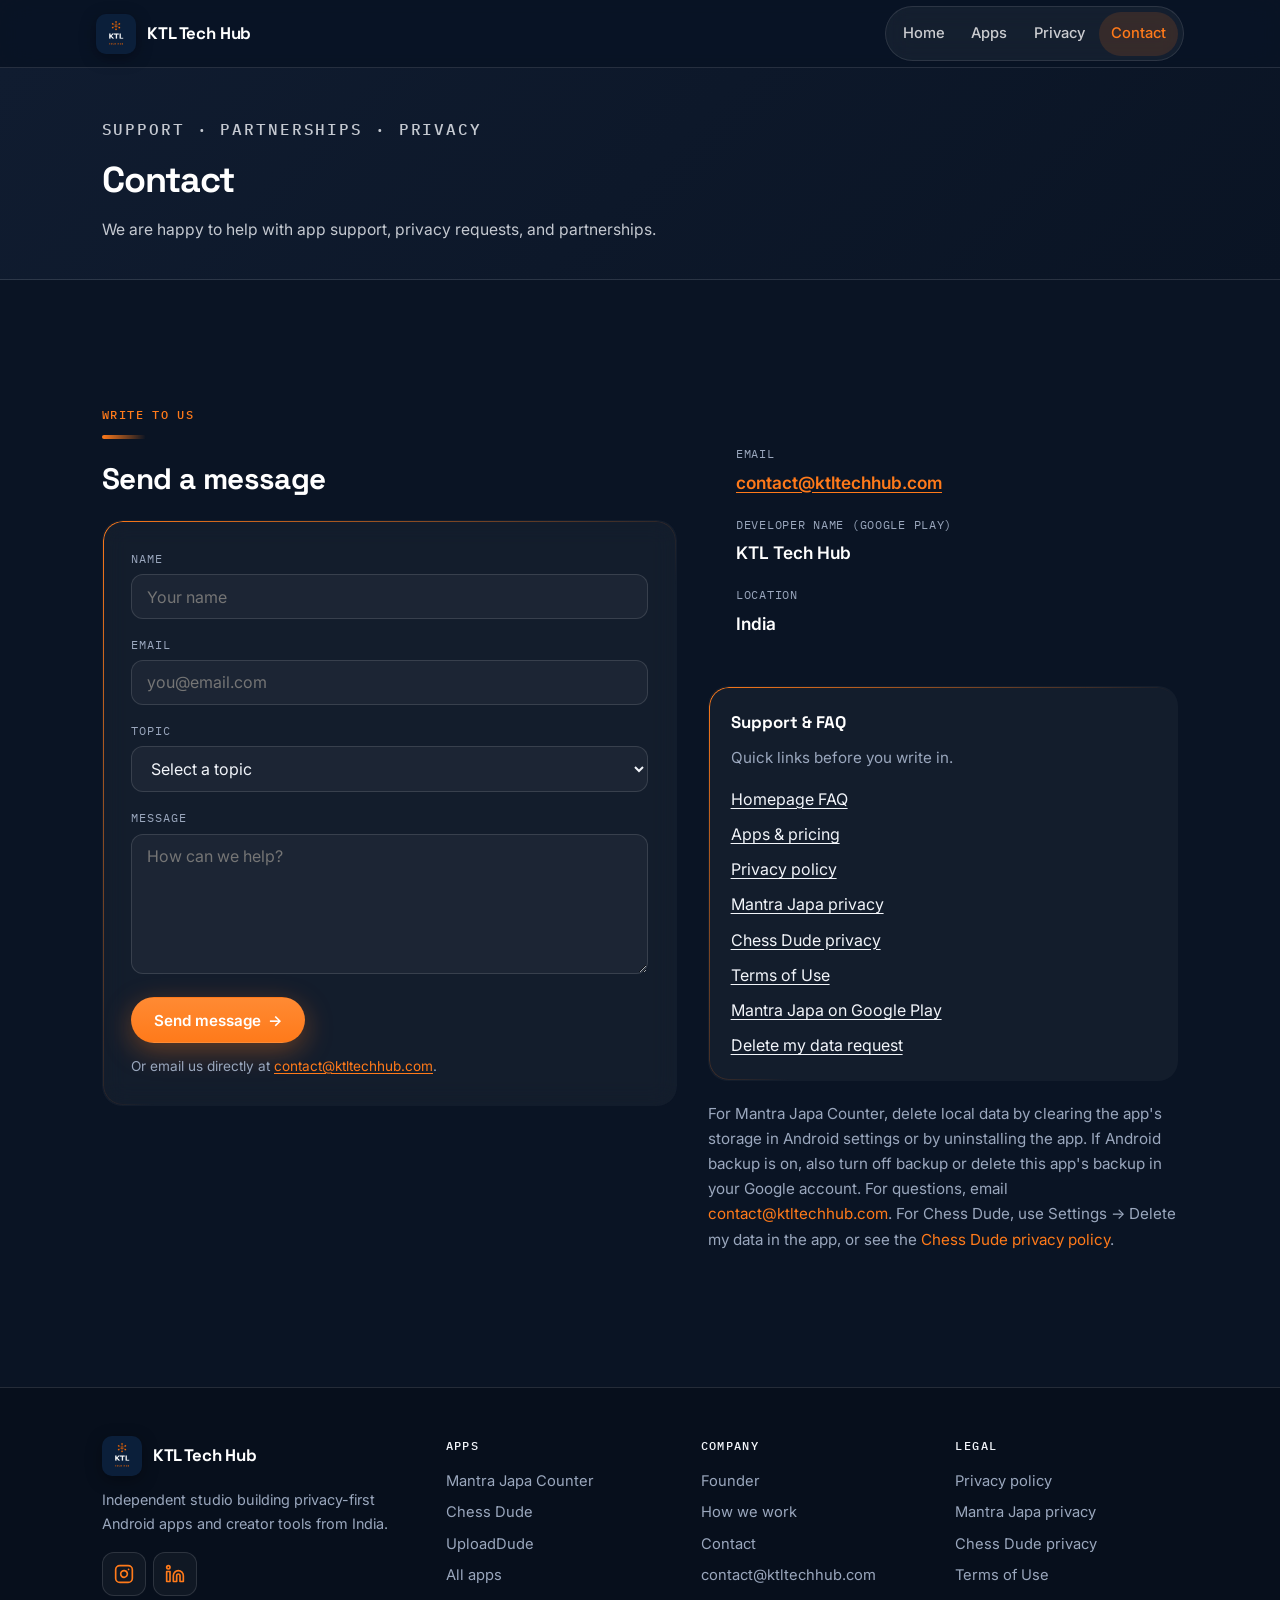
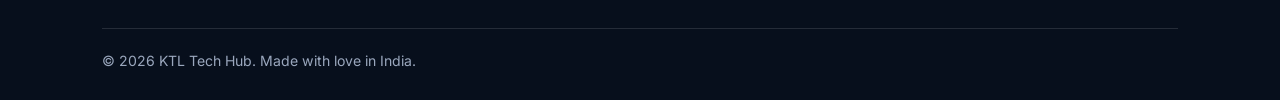
<file: contact.html>
<!DOCTYPE html>
<html lang="en">
<head>
  <meta charset="utf-8">
  <meta name="viewport" content="width=device-width, initial-scale=1">
  <title>Contact – KTL Tech Hub</title>
  <link rel="canonical" href="https://ktltechhub.com/contact.html">
  <meta name="description" content="Contact KTL Tech Hub at contact@ktltechhub.com for app support, privacy requests, and partnerships.">
  <meta property="og:title" content="Contact – KTL Tech Hub">
  <meta property="og:description" content="Email contact@ktltechhub.com or send a message for app support and partnerships.">
  <meta property="og:url" content="https://ktltechhub.com/contact.html">
  <meta property="og:image" content="https://ktltechhub.com/og-banner.png">
  <meta name="twitter:card" content="summary_large_image">
  <meta name="twitter:image" content="https://ktltechhub.com/og-banner.png">
  <link rel="preconnect" href="https://fonts.googleapis.com">
  <link rel="preconnect" href="https://fonts.gstatic.com" crossorigin>
  <link href="https://fonts.googleapis.com/css2?family=IBM+Plex+Mono:wght@400;500&family=Inter:wght@400;500&family=Space+Grotesk:wght@600;700&display=swap" rel="stylesheet">
  <link rel="stylesheet" href="styles.css">
  <link rel="icon" href="/favicon.ico" sizes="any">
  <link rel="icon" type="image/png" sizes="48x48" href="/favicon-48.png">
  <link rel="icon" type="image/png" sizes="192x192" href="/favicon-192.png">
  <link rel="apple-touch-icon" href="/apple-touch-icon.png">
</head>
<body>
  <header class="site-header">
    <div class="header-inner">
      <a class="brand" href="index.html">
        <img src="logo.png" width="40" height="40" alt="KTL Tech Hub logo">
        <span>KTL Tech Hub</span>
      </a>
      <button class="nav-toggle" type="button" aria-label="Open menu" aria-expanded="false" aria-controls="primary-nav">
        <span class="nav-toggle-bar" aria-hidden="true"></span>
        <span class="nav-toggle-bar" aria-hidden="true"></span>
        <span class="nav-toggle-bar" aria-hidden="true"></span>
      </button>
      <nav class="nav" id="primary-nav" aria-label="Primary">
        <a href="index.html">Home</a>
        <a href="apps.html">Apps</a>
        <a href="privacy.html">Privacy</a>
        <a href="contact.html" aria-current="page">Contact</a>
      </nav>
    </div>
  </header>

  <main>
    <div class="page-hero">
      <div class="container">
        <p class="eyebrow">Support · Partnerships · Privacy</p>
        <h1>Contact</h1>
        <p>We are happy to help with app support, privacy requests, and partnerships.</p>
      </div>
    </div>

    <section class="section" aria-labelledby="contact-heading">
      <div class="container contact-layout">
        <div>
          <p class="eyebrow reveal">Write to us</p>
          <div class="accent-bar reveal" aria-hidden="true"></div>
          <h2 id="contact-heading" class="reveal" style="margin-bottom:1rem">Send a message</h2>
          <form class="contact-form reveal reveal-delay-1" action="https://formspree.io/f/xnppoqgd" method="POST">
            <div class="form-field">
              <label for="contact-name">Name</label>
              <input id="contact-name" name="name" type="text" autocomplete="name" required minlength="2" placeholder="Your name">
            </div>
            <div class="form-field">
              <label for="contact-email">Email</label>
              <input id="contact-email" name="email" type="email" autocomplete="email" required placeholder="you@email.com">
            </div>
            <div class="form-field">
              <label for="contact-topic">Topic</label>
              <select id="contact-topic" name="topic" required>
                <option value="">Select a topic</option>
                <option value="app-support">App support</option>
                <option value="privacy">Privacy / delete my data</option>
                <option value="testing">Closed testing</option>
                <option value="partnership">Partnership</option>
                <option value="other">Other</option>
              </select>
            </div>
            <div class="form-field">
              <label for="contact-message">Message</label>
              <textarea id="contact-message" name="message" required minlength="10" placeholder="How can we help?"></textarea>
            </div>
            <button class="btn btn-primary" type="submit">Send message</button>
            <p class="form-hint">Or email us directly at <a href="mailto:contact@ktltechhub.com">contact@ktltechhub.com</a>.</p>
          </form>
        </div>

        <aside class="reveal reveal-delay-1">
          <dl class="contact-box">
            <dt>Email</dt>
            <dd><a href="mailto:contact@ktltechhub.com">contact@ktltechhub.com</a></dd>
            <dt>Developer name (Google Play)</dt>
            <dd>KTL Tech Hub</dd>
            <dt>Location</dt>
            <dd>India</dd>
          </dl>

          <div class="founder-card" style="margin-top:1.25rem;padding:1.35rem">
            <h3 style="margin:0 0 0.5rem;font-size:1.05rem;color:var(--white)">Support &amp; FAQ</h3>
            <p style="margin:0 0 0.75rem;color:var(--muted);font-size:0.95rem">Quick links before you write in.</p>
            <ul class="support-links">
              <li><a href="index.html#faq">Homepage FAQ</a></li>
              <li><a href="apps.html">Apps &amp; pricing</a></li>
              <li><a href="privacy.html">Privacy policy</a></li>
              <li><a href="privacy-mantra-japa.html">Mantra Japa privacy</a></li>
              <li><a href="privacy-chess-dude.html">Chess Dude privacy</a></li>
              <li><a href="terms.html">Terms of Use</a></li>
              <li><a href="https://play.google.com/store/apps/details?id=com.ktltechhub.mantrajapa" rel="noopener noreferrer">Mantra Japa on Google Play</a></li>
              <li><a href="mailto:contact@ktltechhub.com?subject=Delete%20my%20data">Delete my data request</a></li>
            </ul>
          </div>

          <p style="margin-top:1.25rem;color:var(--muted);max-width:36rem;font-size:0.95rem">
            For Mantra Japa Counter, delete local data by clearing the app's storage in Android settings or by uninstalling the app. If Android backup is on, also turn off backup or delete this app's backup in your Google account. For questions, email
            <a href="mailto:contact@ktltechhub.com">contact@ktltechhub.com</a>.
            For Chess Dude, use Settings → Delete my data in the app, or see the
            <a href="privacy-chess-dude.html">Chess Dude privacy policy</a>.
          </p>
        </aside>
      </div>
    </section>
  </main>

  <footer class="site-footer">
    <div class="container">
      <div class="footer-grid">
        <div class="footer-brand">
          <a class="brand" href="index.html">
            <img src="logo.png" width="40" height="40" alt="KTL Tech Hub logo">
            <span>KTL Tech Hub</span>
          </a>
          <p>Independent studio building privacy-first Android apps and creator tools from India.</p>
          <div class="social-row">
<a class="social-link" href="https://instagram.com/chessdude.app" aria-label="Chess Dude on Instagram" title="Chess Dude on Instagram" rel="noopener noreferrer">
              <svg viewBox="0 0 24 24" aria-hidden="true"><rect x="2" y="2" width="20" height="20" rx="5"/><path d="M16 11.37A4 4 0 1 1 12.63 8 4 4 0 0 1 16 11.37Z"/><path d="M17.5 6.5h.01"/></svg>
            </a>
            <a class="social-link" href="https://www.linkedin.com/company/ktl-tech-hub" aria-label="LinkedIn" rel="noopener noreferrer">
              <svg viewBox="0 0 24 24" aria-hidden="true"><path d="M16 8a6 6 0 0 1 6 6v7h-4v-7a2 2 0 0 0-4 0v7h-4v-7a6 6 0 0 1 6-6Z"/><rect x="2" y="9" width="4" height="12"/><circle cx="4" cy="4" r="2"/></svg>
            </a>
</div>
        </div>
        <div class="footer-col">
          <h4>Apps</h4>
          <ul>
            <li><a href="apps.html#mantra-japa">Mantra Japa Counter</a></li>
            <li><a href="apps.html#chess-dude">Chess Dude</a></li>
            <li><a href="apps.html#uploaddude">UploadDude</a></li>
            <li><a href="apps.html">All apps</a></li>
          </ul>
        </div>
        <div class="footer-col">
          <h4>Company</h4>
          <ul>
            <li><a href="index.html#founder">Founder</a></li>
            <li><a href="index.html#how-we-work">How we work</a></li>
            <li><a href="contact.html">Contact</a></li>
            <li><a href="mailto:contact@ktltechhub.com">contact@ktltechhub.com</a></li>
          </ul>
        </div>
        <div class="footer-col">
          <h4>Legal</h4>
          <ul>
            <li><a href="privacy.html">Privacy policy</a></li>
            <li><a href="privacy-mantra-japa.html">Mantra Japa privacy</a></li>
            <li><a href="privacy-chess-dude.html">Chess Dude privacy</a></li>
            <li><a href="terms.html">Terms of Use</a></li>
          </ul>
        </div>
      </div>
      <div class="footer-bottom">
        <span>© 2026 KTL Tech Hub. Made with love in India.</span>
      </div>
    </div>
  </footer>
  <script src="site.js" defer></script>
</body>
</html>
</file>
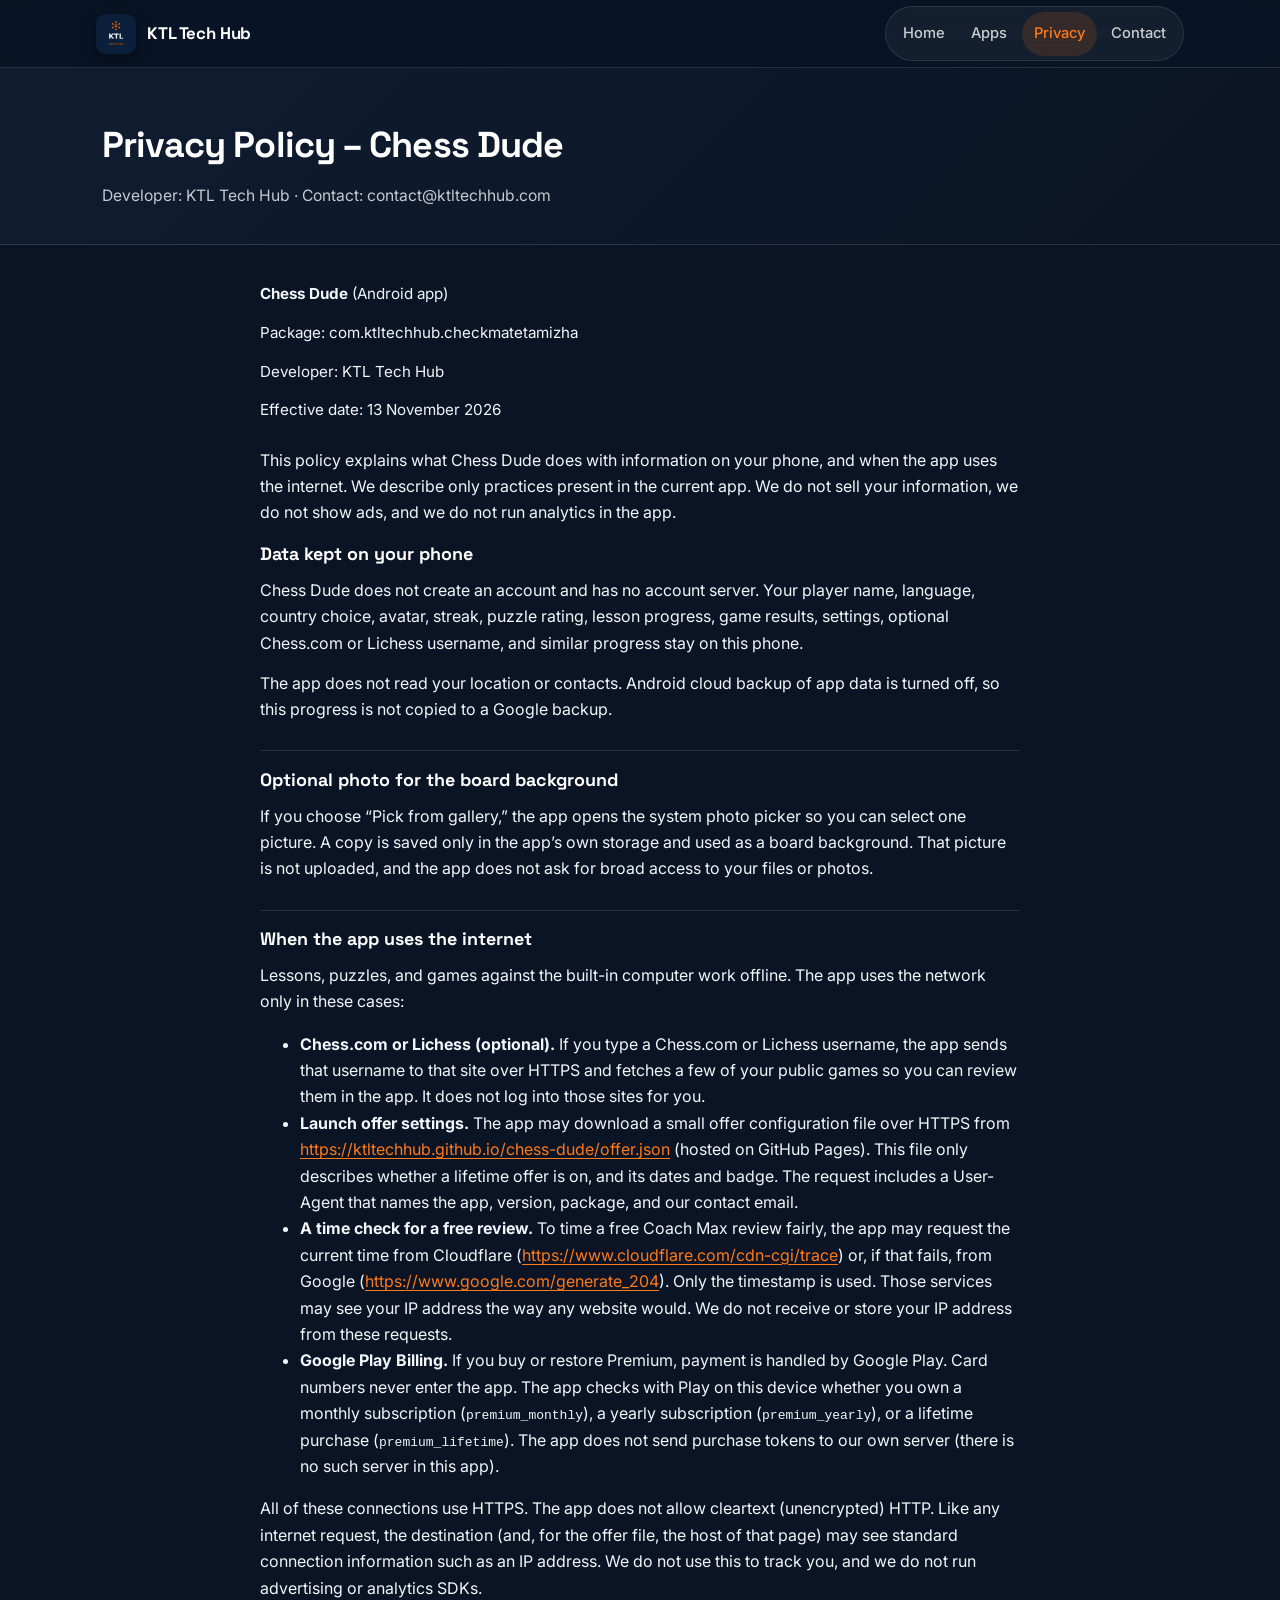
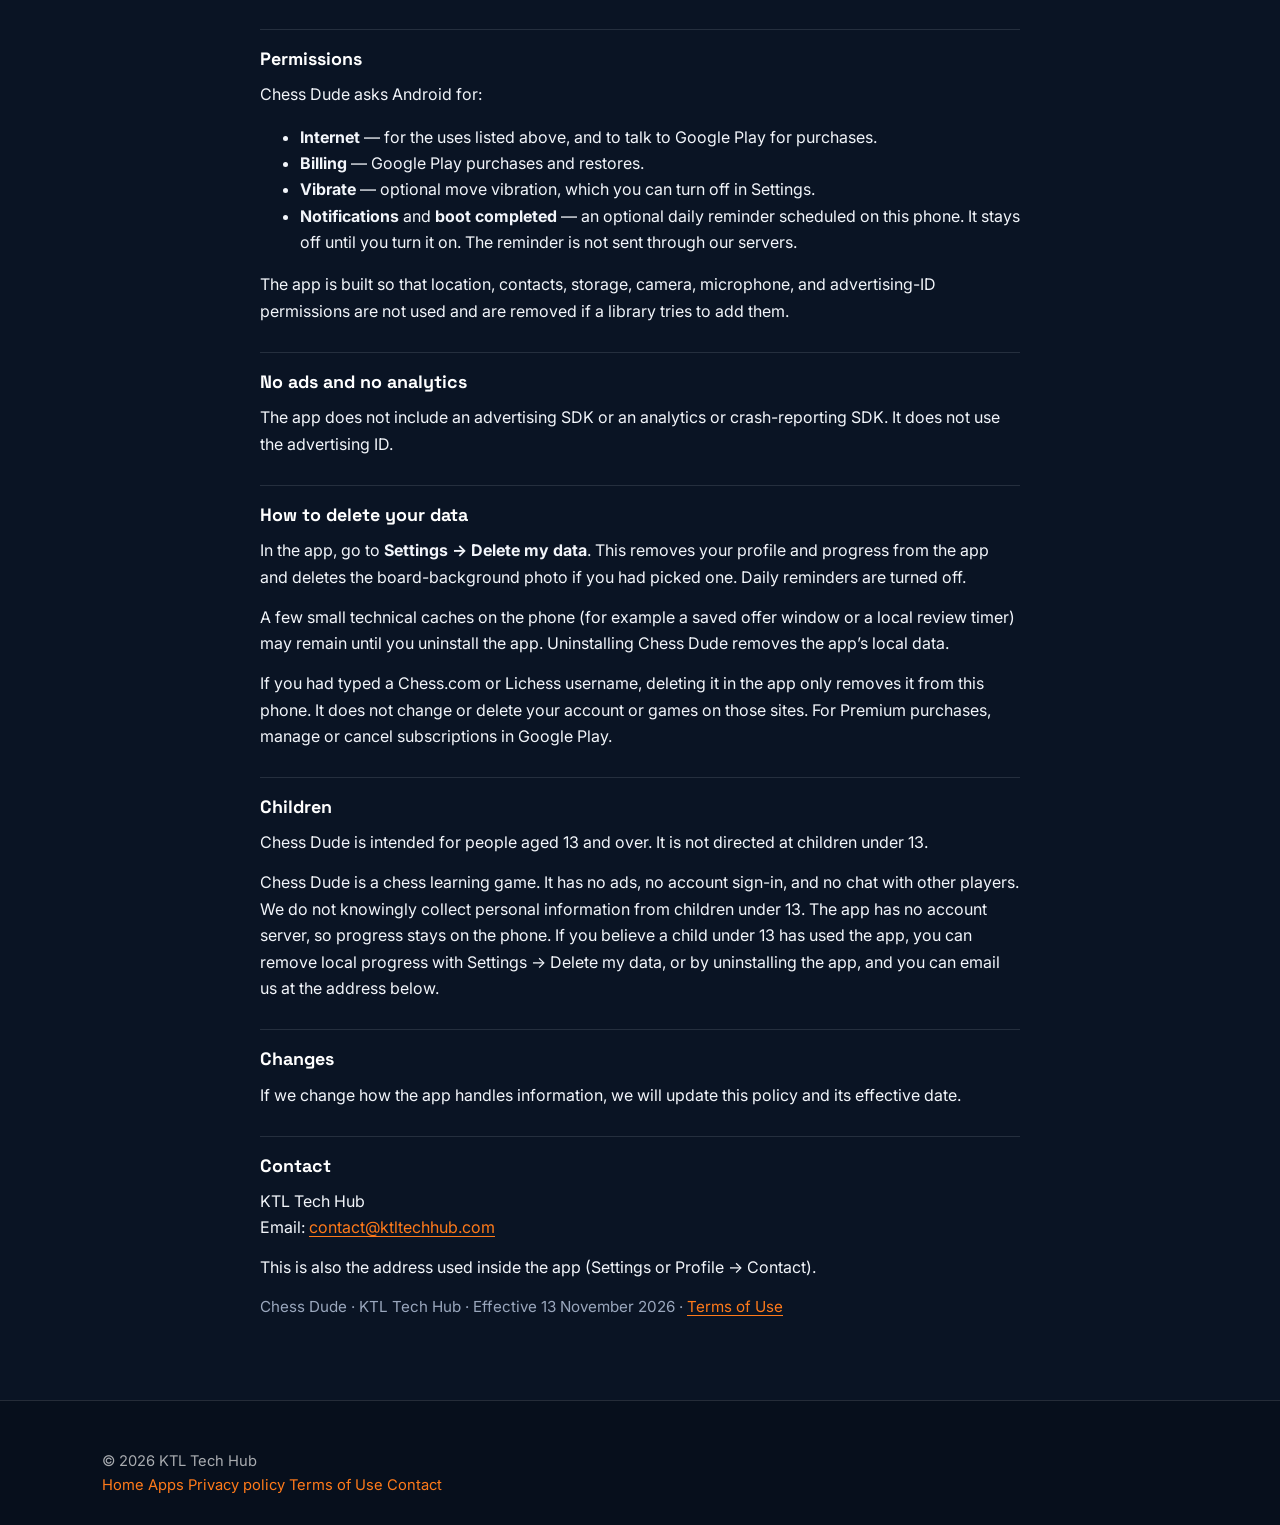
<file: privacy-chess-dude.html>
<!DOCTYPE html>
<html lang="en">
<head>
  <meta charset="utf-8">
  <meta name="viewport" content="width=device-width, initial-scale=1">
  <title>Privacy Policy – Chess Dude | KTL Tech Hub</title>
  <link rel="canonical" href="https://ktltechhub.com/privacy-chess-dude.html">
  <meta name="description" content="Privacy Policy for Chess Dude by KTL Tech Hub. Effective date: 13 November 2026.">
  <meta property="og:title" content="Privacy Policy – Chess Dude | KTL Tech Hub">
  <meta property="og:description" content="Privacy Policy for Chess Dude by KTL Tech Hub. Effective date: 13 November 2026.">
  <meta property="og:url" content="https://ktltechhub.com/privacy-chess-dude.html">
  <meta property="og:image" content="https://ktltechhub.com/og-banner.png">
  <meta name="twitter:card" content="summary_large_image">
  <meta name="twitter:image" content="https://ktltechhub.com/og-banner.png">
  <link rel="preconnect" href="https://fonts.googleapis.com">
  <link rel="preconnect" href="https://fonts.gstatic.com" crossorigin>
  <link href="https://fonts.googleapis.com/css2?family=IBM+Plex+Mono:wght@400;500&family=Inter:wght@400;500&family=Space+Grotesk:wght@600;700&display=swap" rel="stylesheet">
  <link rel="stylesheet" href="styles.css">
  <link rel="icon" href="/favicon.ico" sizes="any">
  <link rel="icon" type="image/png" sizes="48x48" href="/favicon-48.png">
  <link rel="icon" type="image/png" sizes="192x192" href="/favicon-192.png">
  <link rel="apple-touch-icon" href="/apple-touch-icon.png">
</head>
<body>
  <header class="site-header">
    <div class="header-inner">
      <a class="brand" href="index.html">
        <img src="logo.png" width="40" height="40" alt="KTL Tech Hub logo">
        <span>KTL Tech Hub</span>
      </a>
      <button class="nav-toggle" type="button" aria-label="Open menu" aria-expanded="false" aria-controls="primary-nav">
        <span class="nav-toggle-bar" aria-hidden="true"></span>
        <span class="nav-toggle-bar" aria-hidden="true"></span>
        <span class="nav-toggle-bar" aria-hidden="true"></span>
      </button>
      <nav class="nav" id="primary-nav" aria-label="Primary">
        <a href="index.html">Home</a>
        <a href="apps.html">Apps</a>
        <a href="privacy.html" aria-current="page">Privacy</a>
        <a href="contact.html">Contact</a>
      </nav>
    </div>
  </header>

  <main>
    <div class="page-hero">
      <div class="container">
        <h1>Privacy Policy – Chess Dude</h1>
        <p>Developer: KTL Tech Hub &middot; Contact: contact@ktltechhub.com</p>
      </div>
    </div>

    <div class="container prose">
    <div class="meta">
      <p><strong>Chess Dude</strong> (Android app)</p>
      <p>Package: com.ktltechhub.checkmatetamizha</p>
      <p>Developer: KTL Tech Hub</p>
      <p>Effective date: 13 November 2026</p>
    </div>

    <p>This policy explains what Chess Dude does with information on your phone, and when the app uses the internet. We describe only practices present in the current app. We do not sell your information, we do not show ads, and we do not run analytics in the app.</p>

    <h2>Data kept on your phone</h2>
    <p>Chess Dude does not create an account and has no account server. Your player name, language, country choice, avatar, streak, puzzle rating, lesson progress, game results, settings, optional Chess.com or Lichess username, and similar progress stay on this phone.</p>
    <p>The app does not read your location or contacts. Android cloud backup of app data is turned off, so this progress is not copied to a Google backup.</p>

    <h2>Optional photo for the board background</h2>
    <p>If you choose “Pick from gallery,” the app opens the system photo picker so you can select one picture. A copy is saved only in the app’s own storage and used as a board background. That picture is not uploaded, and the app does not ask for broad access to your files or photos.</p>

    <h2>When the app uses the internet</h2>
    <p>Lessons, puzzles, and games against the built-in computer work offline. The app uses the network only in these cases:</p>
    <ul>
      <li><strong>Chess.com or Lichess (optional).</strong> If you type a Chess.com or Lichess username, the app sends that username to that site over HTTPS and fetches a few of your public games so you can review them in the app. It does not log into those sites for you.</li>
      <li><strong>Launch offer settings.</strong> The app may download a small offer configuration file over HTTPS from <a href="https://ktltechhub.github.io/chess-dude/offer.json">https://ktltechhub.github.io/chess-dude/offer.json</a> (hosted on GitHub Pages). This file only describes whether a lifetime offer is on, and its dates and badge. The request includes a User-Agent that names the app, version, package, and our contact email.</li>
      <li><strong>A time check for a free review.</strong> To time a free Coach Max review fairly, the app may request the current time from Cloudflare (<a href="https://www.cloudflare.com/cdn-cgi/trace">https://www.cloudflare.com/cdn-cgi/trace</a>) or, if that fails, from Google (<a href="https://www.google.com/generate_204">https://www.google.com/generate_204</a>). Only the timestamp is used. Those services may see your IP address the way any website would. We do not receive or store your IP address from these requests.</li>
      <li><strong>Google Play Billing.</strong> If you buy or restore Premium, payment is handled by Google Play. Card numbers never enter the app. The app checks with Play on this device whether you own a monthly subscription (<code>premium_monthly</code>), a yearly subscription (<code>premium_yearly</code>), or a lifetime purchase (<code>premium_lifetime</code>). The app does not send purchase tokens to our own server (there is no such server in this app).</li>
    </ul>
    <p class="note">All of these connections use HTTPS. The app does not allow cleartext (unencrypted) HTTP. Like any internet request, the destination (and, for the offer file, the host of that page) may see standard connection information such as an IP address. We do not use this to track you, and we do not run advertising or analytics SDKs.</p>

    <h2>Permissions</h2>
    <p>Chess Dude asks Android for:</p>
    <ul>
      <li><strong>Internet</strong> — for the uses listed above, and to talk to Google Play for purchases.</li>
      <li><strong>Billing</strong> — Google Play purchases and restores.</li>
      <li><strong>Vibrate</strong> — optional move vibration, which you can turn off in Settings.</li>
      <li><strong>Notifications</strong> and <strong>boot completed</strong> — an optional daily reminder scheduled on this phone. It stays off until you turn it on. The reminder is not sent through our servers.</li>
    </ul>
    <p>The app is built so that location, contacts, storage, camera, microphone, and advertising-ID permissions are not used and are removed if a library tries to add them.</p>

    <h2>No ads and no analytics</h2>
    <p>The app does not include an advertising SDK or an analytics or crash-reporting SDK. It does not use the advertising ID.</p>

    <h2>How to delete your data</h2>
    <p>In the app, go to <strong>Settings → Delete my data</strong>. This removes your profile and progress from the app and deletes the board-background photo if you had picked one. Daily reminders are turned off.</p>
    <p>A few small technical caches on the phone (for example a saved offer window or a local review timer) may remain until you uninstall the app. Uninstalling Chess Dude removes the app’s local data.</p>
    <p>If you had typed a Chess.com or Lichess username, deleting it in the app only removes it from this phone. It does not change or delete your account or games on those sites. For Premium purchases, manage or cancel subscriptions in Google Play.</p>

    <h2>Children</h2>
    <p>Chess Dude is intended for people aged 13 and over. It is not directed at children under 13.</p>
    <p>Chess Dude is a chess learning game. It has no ads, no account sign-in, and no chat with other players. We do not knowingly collect personal information from children under 13. The app has no account server, so progress stays on the phone. If you believe a child under 13 has used the app, you can remove local progress with Settings → Delete my data, or by uninstalling the app, and you can email us at the address below.</p>

    <h2>Changes</h2>
    <p>If we change how the app handles information, we will update this policy and its effective date.</p>

    <h2>Contact</h2>
    <p>KTL Tech Hub<br>
    Email: <a href="mailto:contact@ktltechhub.com">contact@ktltechhub.com</a></p>
    <p>This is also the address used inside the app (Settings or Profile → Contact).</p>

    <p class="meta">Chess Dude · KTL Tech Hub · Effective 13 November 2026 · <a href="terms.html">Terms of Use</a></p>
    </div>
  </main>

  <footer class="site-footer">
    <div class="container footer-inner">
      <span>&copy; 2026 KTL Tech Hub</span>
      <nav class="footer-nav" aria-label="Footer">
        <a href="index.html">Home</a>
        <a href="apps.html">Apps</a>
        <a href="privacy.html">Privacy policy</a>
        <a href="terms.html">Terms of Use</a>
        <a href="contact.html">Contact</a>
      </nav>
    </div>
  </footer>
  <script src="site.js" defer></script>
</body>
</html>
</file>
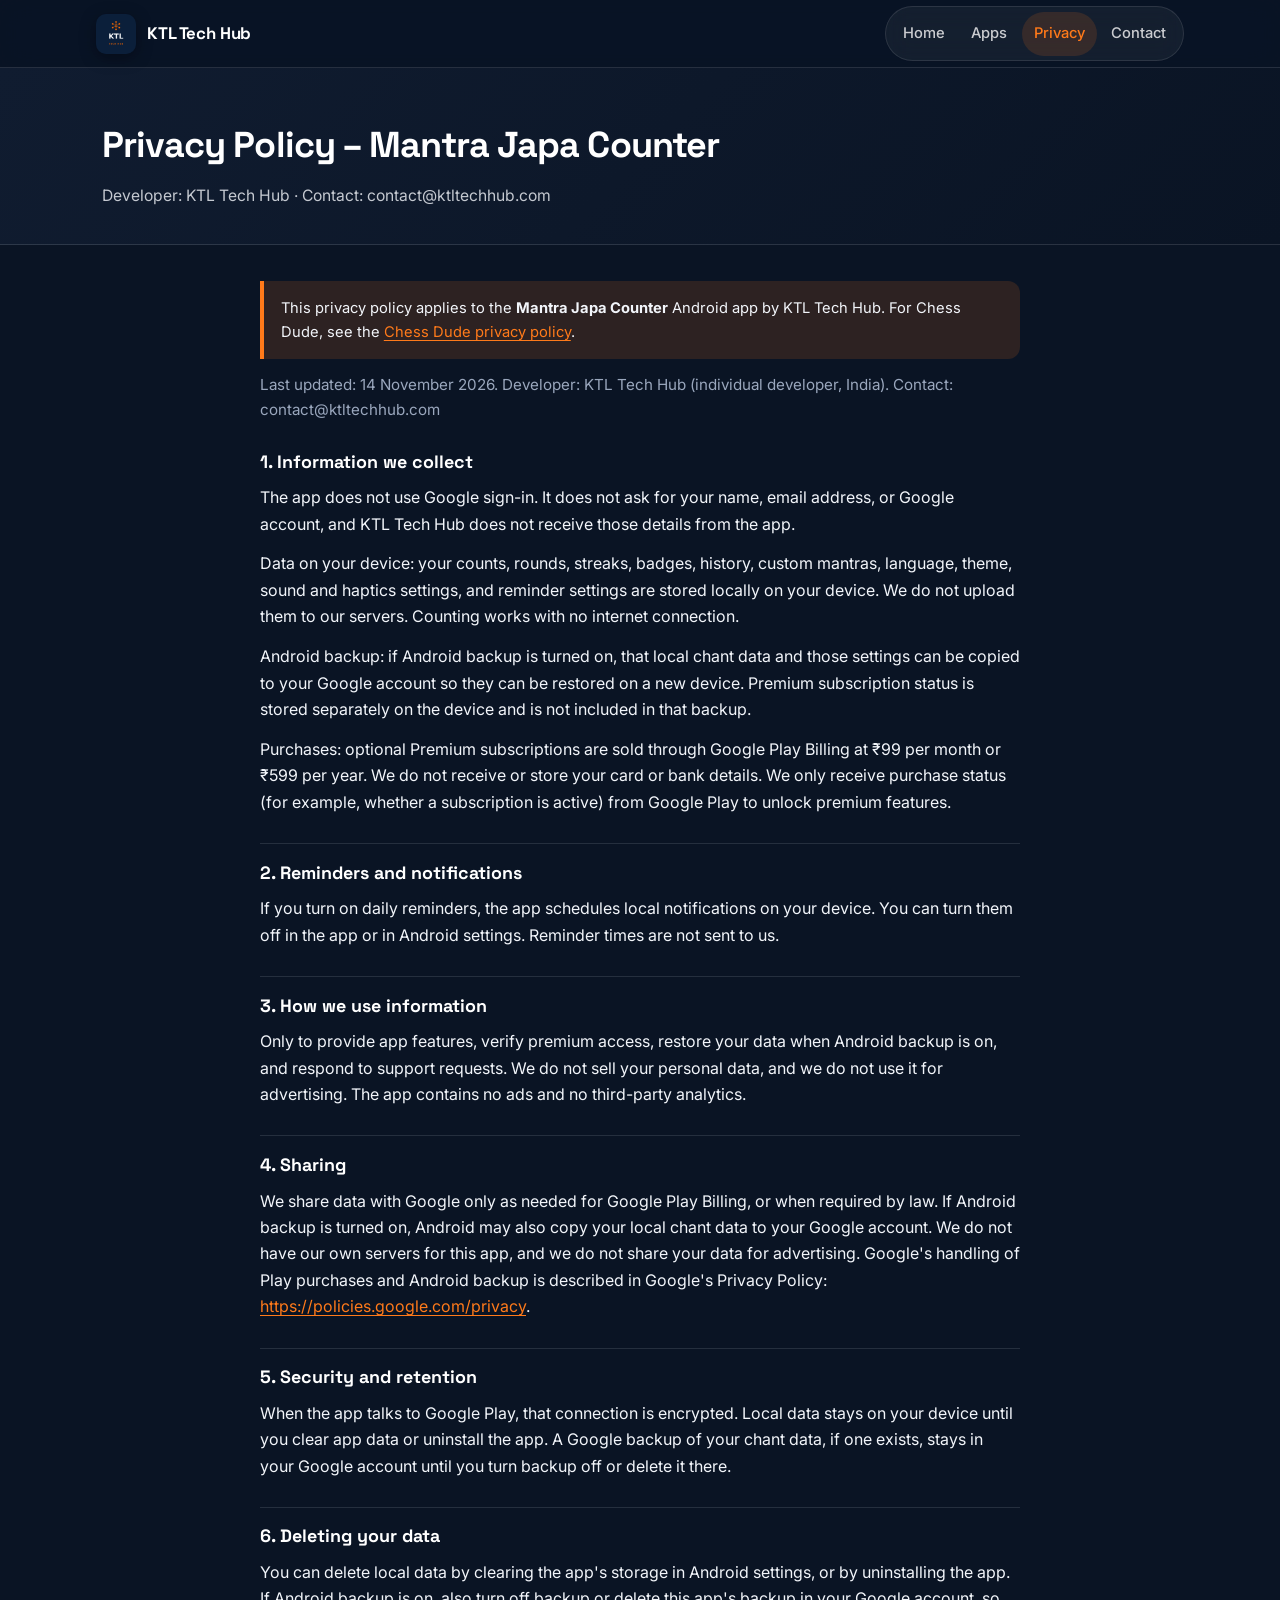
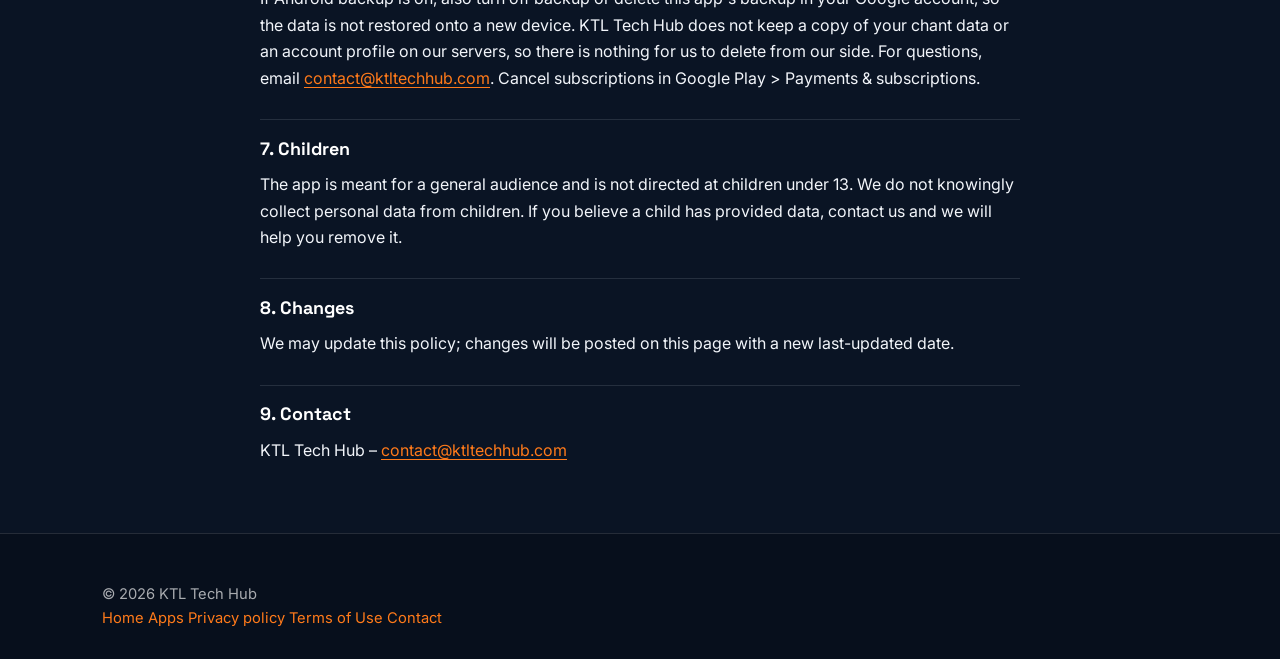
<file: privacy-mantra-japa.html>
<!DOCTYPE html>
<html lang="en">
<head>
  <meta charset="utf-8">
  <meta name="viewport" content="width=device-width, initial-scale=1">
  <title>Privacy Policy – Mantra Japa Counter | KTL Tech Hub</title>
  <link rel="canonical" href="https://ktltechhub.com/privacy-mantra-japa.html">
  <meta name="description" content="Privacy Policy for Mantra Japa Counter by KTL Tech Hub. Last updated: 14 November 2026.">
  <link rel="preconnect" href="https://fonts.googleapis.com">
  <link rel="preconnect" href="https://fonts.gstatic.com" crossorigin>
  <link href="https://fonts.googleapis.com/css2?family=IBM+Plex+Mono:wght@400;500&family=Inter:wght@400;500&family=Space+Grotesk:wght@600;700&display=swap" rel="stylesheet">
  <link rel="stylesheet" href="styles.css">
  <link rel="icon" href="/favicon.ico" sizes="any">
  <link rel="icon" type="image/png" sizes="48x48" href="/favicon-48.png">
  <link rel="icon" type="image/png" sizes="192x192" href="/favicon-192.png">
  <link rel="apple-touch-icon" href="/apple-touch-icon.png">
</head>
<body>
  <header class="site-header">
    <div class="header-inner">
      <a class="brand" href="index.html">
        <img src="logo.png" width="40" height="40" alt="KTL Tech Hub logo">
        <span>KTL Tech Hub</span>
      </a>
      <button class="nav-toggle" type="button" aria-label="Open menu" aria-expanded="false" aria-controls="primary-nav">
        <span class="nav-toggle-bar" aria-hidden="true"></span>
        <span class="nav-toggle-bar" aria-hidden="true"></span>
        <span class="nav-toggle-bar" aria-hidden="true"></span>
      </button>
      <nav class="nav" id="primary-nav" aria-label="Primary">
        <a href="index.html">Home</a>
        <a href="apps.html">Apps</a>
        <a href="privacy.html" aria-current="page">Privacy</a>
        <a href="contact.html">Contact</a>
      </nav>
    </div>
  </header>

  <main>
    <div class="page-hero">
      <div class="container">
        <h1>Privacy Policy – Mantra Japa Counter</h1>
        <p>Developer: KTL Tech Hub &middot; Contact: contact@ktltechhub.com</p>
      </div>
    </div>

    <div class="container prose">
      <p class="notice">
        This privacy policy applies to the <strong>Mantra Japa Counter</strong> Android app
        by KTL Tech Hub. For Chess Dude, see the
        <a href="privacy-chess-dude.html">Chess Dude privacy policy</a>.
      </p>

      <p class="meta">Last updated: 14 November 2026. Developer: KTL Tech Hub (individual developer, India). Contact: contact@ktltechhub.com</p>

      <h2>1. Information we collect</h2>
      <p>The app does not use Google sign-in. It does not ask for your name, email address, or Google account, and KTL Tech Hub does not receive those details from the app.</p>
      <p>Data on your device: your counts, rounds, streaks, badges, history, custom mantras, language, theme, sound and haptics settings, and reminder settings are stored locally on your device. We do not upload them to our servers. Counting works with no internet connection.</p>
      <p>Android backup: if Android backup is turned on, that local chant data and those settings can be copied to your Google account so they can be restored on a new device. Premium subscription status is stored separately on the device and is not included in that backup.</p>
      <p>Purchases: optional Premium subscriptions are sold through Google Play Billing at ₹99 per month or ₹599 per year. We do not receive or store your card or bank details. We only receive purchase status (for example, whether a subscription is active) from Google Play to unlock premium features.</p>

      <h2>2. Reminders and notifications</h2>
      <p>If you turn on daily reminders, the app schedules local notifications on your device. You can turn them off in the app or in Android settings. Reminder times are not sent to us.</p>

      <h2>3. How we use information</h2>
      <p>Only to provide app features, verify premium access, restore your data when Android backup is on, and respond to support requests. We do not sell your personal data, and we do not use it for advertising. The app contains no ads and no third-party analytics.</p>

      <h2>4. Sharing</h2>
      <p>We share data with Google only as needed for Google Play Billing, or when required by law. If Android backup is turned on, Android may also copy your local chant data to your Google account. We do not have our own servers for this app, and we do not share your data for advertising. Google's handling of Play purchases and Android backup is described in Google's Privacy Policy: <a href="https://policies.google.com/privacy" rel="noopener noreferrer">https://policies.google.com/privacy</a>.</p>

      <h2>5. Security and retention</h2>
      <p>When the app talks to Google Play, that connection is encrypted. Local data stays on your device until you clear app data or uninstall the app. A Google backup of your chant data, if one exists, stays in your Google account until you turn backup off or delete it there.</p>

      <h2>6. Deleting your data</h2>
      <p>You can delete local data by clearing the app's storage in Android settings, or by uninstalling the app. If Android backup is on, also turn off backup or delete this app's backup in your Google account, so the data is not restored onto a new device. KTL Tech Hub does not keep a copy of your chant data or an account profile on our servers, so there is nothing for us to delete from our side. For questions, email <a href="mailto:contact@ktltechhub.com">contact@ktltechhub.com</a>. Cancel subscriptions in Google Play &gt; Payments &amp; subscriptions.</p>

      <h2>7. Children</h2>
      <p>The app is meant for a general audience and is not directed at children under 13. We do not knowingly collect personal data from children. If you believe a child has provided data, contact us and we will help you remove it.</p>

      <h2>8. Changes</h2>
      <p>We may update this policy; changes will be posted on this page with a new last-updated date.</p>

      <h2>9. Contact</h2>
      <p>KTL Tech Hub – <a href="mailto:contact@ktltechhub.com">contact@ktltechhub.com</a></p>
    </div>
  </main>

  <footer class="site-footer">
    <div class="container footer-inner">
      <span>&copy; 2026 KTL Tech Hub</span>
      <nav class="footer-nav" aria-label="Footer">
        <a href="index.html">Home</a>
        <a href="apps.html">Apps</a>
        <a href="privacy.html">Privacy policy</a>
        <a href="terms.html">Terms of Use</a>
        <a href="contact.html">Contact</a>
      </nav>
    </div>
  </footer>
  <script src="site.js" defer></script>
</body>
</html>
</file>
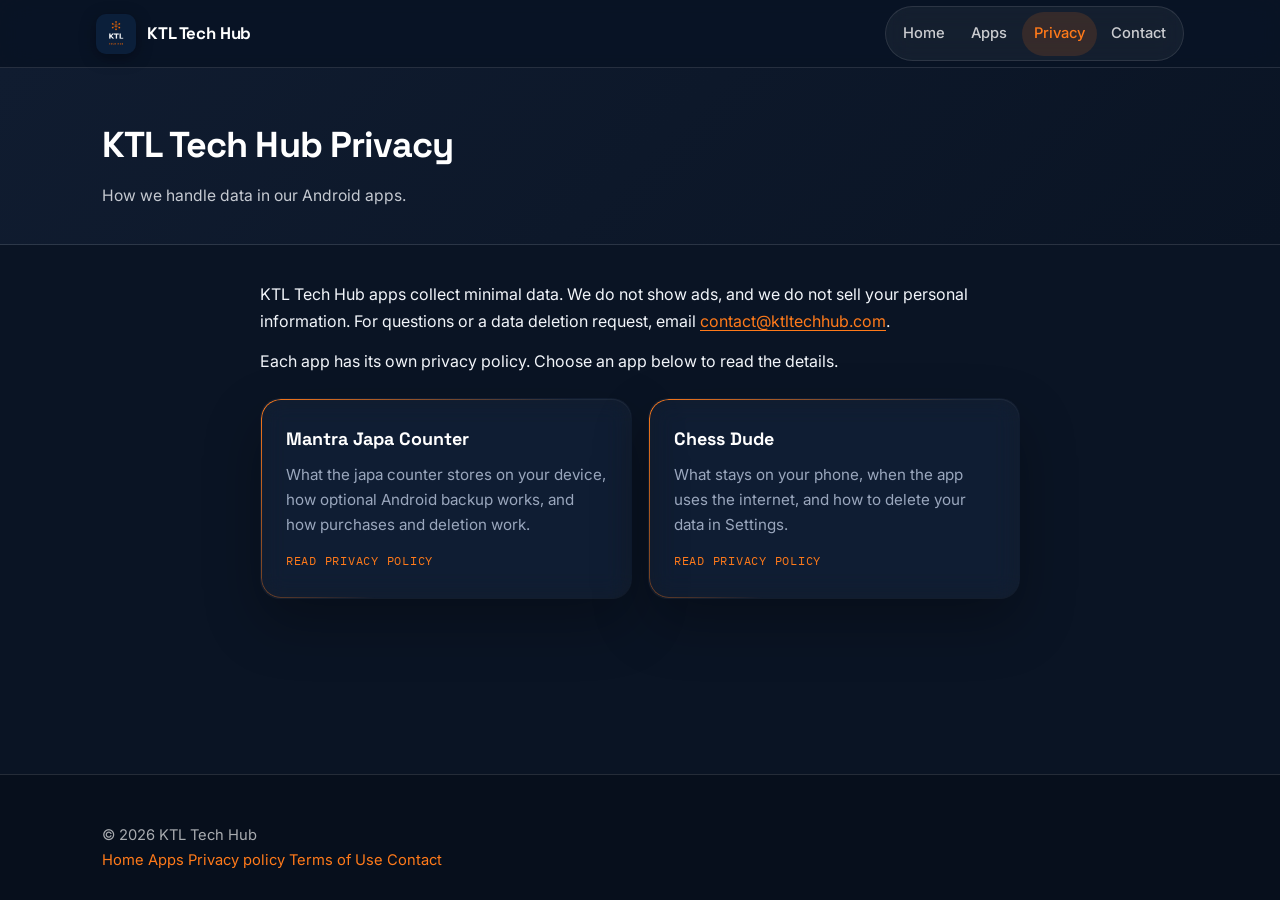
<file: privacy.html>
<!DOCTYPE html>
<html lang="en">
<head>
  <meta charset="utf-8">
  <meta name="viewport" content="width=device-width, initial-scale=1">
  <title>KTL Tech Hub Privacy</title>
  <link rel="canonical" href="https://ktltechhub.com/privacy.html">
  <meta name="description" content="Privacy policies for KTL Tech Hub Android apps, including Mantra Japa Counter and Chess Dude. We collect minimal data and do not show ads.">
  <meta property="og:title" content="KTL Tech Hub Privacy">
  <meta property="og:description" content="Privacy policies for KTL Tech Hub Android apps. We collect minimal data and do not show ads.">
  <meta property="og:url" content="https://ktltechhub.com/privacy.html">
  <meta property="og:image" content="https://ktltechhub.com/og-banner.png">
  <meta name="twitter:card" content="summary_large_image">
  <meta name="twitter:image" content="https://ktltechhub.com/og-banner.png">
  <link rel="preconnect" href="https://fonts.googleapis.com">
  <link rel="preconnect" href="https://fonts.gstatic.com" crossorigin>
  <link href="https://fonts.googleapis.com/css2?family=IBM+Plex+Mono:wght@400;500&family=Inter:wght@400;500&family=Space+Grotesk:wght@600;700&display=swap" rel="stylesheet">
  <link rel="stylesheet" href="styles.css">
  <link rel="icon" href="/favicon.ico" sizes="any">
  <link rel="icon" type="image/png" sizes="48x48" href="/favicon-48.png">
  <link rel="icon" type="image/png" sizes="192x192" href="/favicon-192.png">
  <link rel="apple-touch-icon" href="/apple-touch-icon.png">
</head>
<body>
  <header class="site-header">
    <div class="header-inner">
      <a class="brand" href="index.html">
        <img src="logo.png" width="40" height="40" alt="KTL Tech Hub logo">
        <span>KTL Tech Hub</span>
      </a>
      <button class="nav-toggle" type="button" aria-label="Open menu" aria-expanded="false" aria-controls="primary-nav">
        <span class="nav-toggle-bar" aria-hidden="true"></span>
        <span class="nav-toggle-bar" aria-hidden="true"></span>
        <span class="nav-toggle-bar" aria-hidden="true"></span>
      </button>
      <nav class="nav" id="primary-nav" aria-label="Primary">
        <a href="index.html">Home</a>
        <a href="apps.html">Apps</a>
        <a href="privacy.html" aria-current="page">Privacy</a>
        <a href="contact.html">Contact</a>
      </nav>
    </div>
  </header>

  <main>
    <div class="page-hero">
      <div class="container">
        <h1>KTL Tech Hub Privacy</h1>
        <p>How we handle data in our Android apps.</p>
      </div>
    </div>

    <div class="container prose">
      <p>KTL Tech Hub apps collect minimal data. We do not show ads, and we do not sell your personal information. For questions or a data deletion request, email <a href="mailto:contact@ktltechhub.com">contact@ktltechhub.com</a>.</p>
      <p>Each app has its own privacy policy. Choose an app below to read the details.</p>

      <div class="privacy-hub-grid">
        <a class="card" href="privacy-mantra-japa.html">
          <h2>Mantra Japa Counter</h2>
          <p>What the japa counter stores on your device, how optional Android backup works, and how purchases and deletion work.</p>
          <span class="card-cta">Read privacy policy</span>
        </a>
        <a class="card" href="privacy-chess-dude.html">
          <h2>Chess Dude</h2>
          <p>What stays on your phone, when the app uses the internet, and how to delete your data in Settings.</p>
          <span class="card-cta">Read privacy policy</span>
        </a>
      </div>
    </div>
  </main>

  <footer class="site-footer">
    <div class="container footer-inner">
      <span>&copy; 2026 KTL Tech Hub</span>
      <nav class="footer-nav" aria-label="Footer">
        <a href="index.html">Home</a>
        <a href="apps.html">Apps</a>
        <a href="privacy.html">Privacy policy</a>
        <a href="terms.html">Terms of Use</a>
        <a href="contact.html">Contact</a>
      </nav>
    </div>
  </footer>
  <script src="site.js" defer></script>
</body>
</html>
</file>
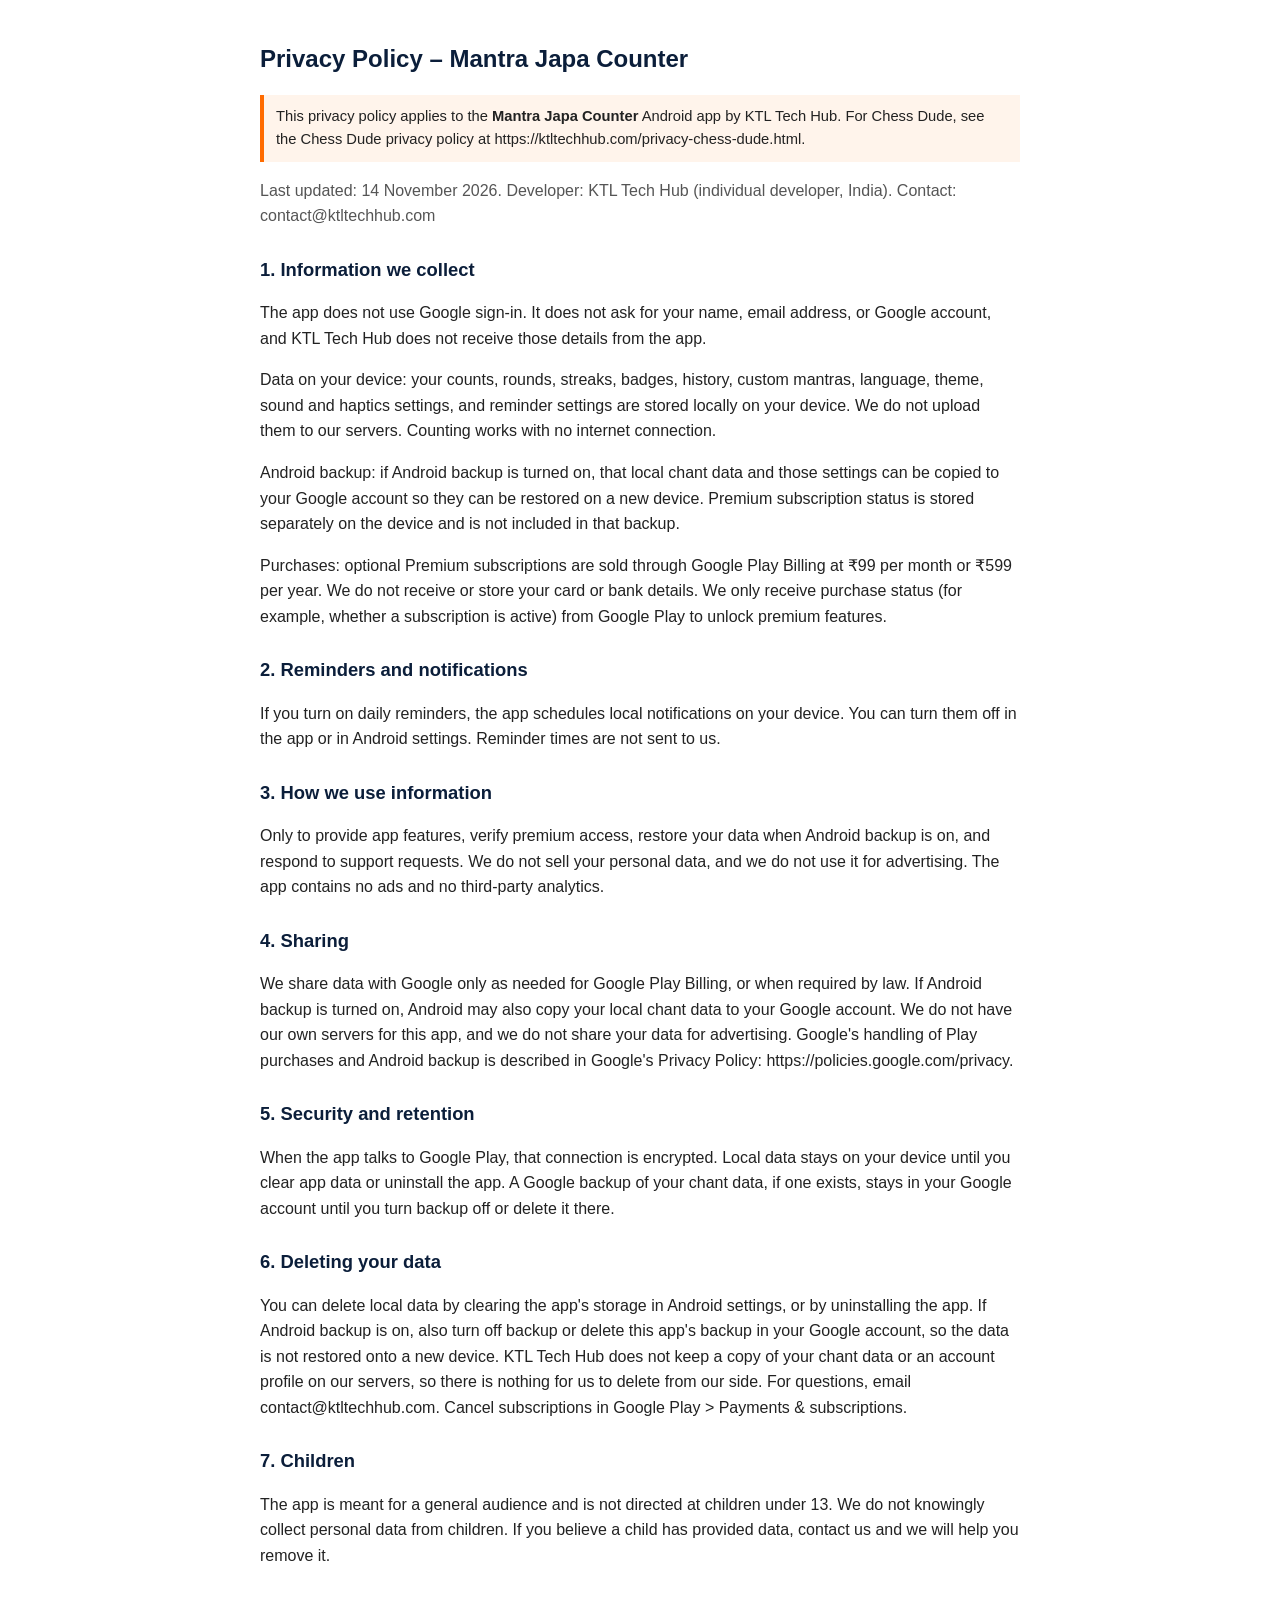
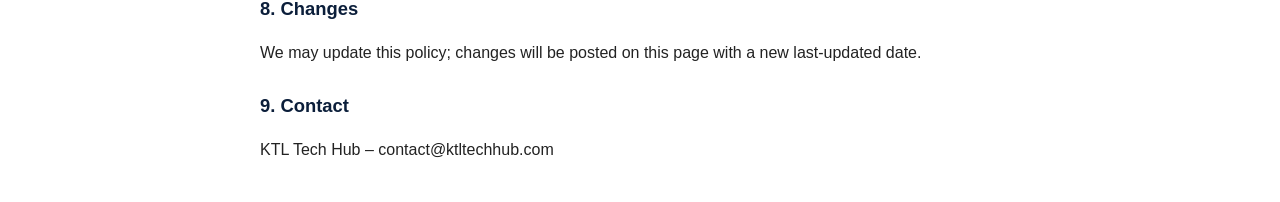
<file: privacy_print.html>
<!DOCTYPE html>
<html lang="en">
<head>
  <meta charset="utf-8">
  <title>Privacy Policy – Mantra Japa Counter</title>
  <meta name="robots" content="noindex">
  <style>
    body { font-family: Arial, sans-serif; max-width: 760px; margin: auto; padding: 24px; line-height: 1.6; color: #222; }
    h1 { color: #0B1E3A; font-size: 1.5rem; }
    h2 { color: #0B1E3A; font-size: 1.15em; margin-top: 1.4em; }
    .meta { color: #555; }
    .notice { background: #fff4eb; border-left: 4px solid #FF6B00; padding: 10px 12px; margin: 16px 0; font-size: 0.92rem; }
    a { color: #FF6B00; }
  </style>
<link rel="icon" href="/favicon.ico" sizes="any">
<link rel="icon" type="image/png" sizes="48x48" href="/favicon-48.png">
<link rel="icon" type="image/png" sizes="192x192" href="/favicon-192.png">
<link rel="apple-touch-icon" href="/apple-touch-icon.png">
</head>
<body>
  <h1>Privacy Policy – Mantra Japa Counter</h1>
  <p class="notice">This privacy policy applies to the <strong>Mantra Japa Counter</strong> Android app by KTL Tech Hub. For Chess Dude, see the Chess Dude privacy policy at https://ktltechhub.com/privacy-chess-dude.html.</p>
  <p class="meta">Last updated: 14 November 2026. Developer: KTL Tech Hub (individual developer, India). Contact: contact@ktltechhub.com</p>
  <h2>1. Information we collect</h2>
  <p>The app does not use Google sign-in. It does not ask for your name, email address, or Google account, and KTL Tech Hub does not receive those details from the app.</p>
  <p>Data on your device: your counts, rounds, streaks, badges, history, custom mantras, language, theme, sound and haptics settings, and reminder settings are stored locally on your device. We do not upload them to our servers. Counting works with no internet connection.</p>
  <p>Android backup: if Android backup is turned on, that local chant data and those settings can be copied to your Google account so they can be restored on a new device. Premium subscription status is stored separately on the device and is not included in that backup.</p>
  <p>Purchases: optional Premium subscriptions are sold through Google Play Billing at ₹99 per month or ₹599 per year. We do not receive or store your card or bank details. We only receive purchase status (for example, whether a subscription is active) from Google Play to unlock premium features.</p>
  <h2>2. Reminders and notifications</h2>
  <p>If you turn on daily reminders, the app schedules local notifications on your device. You can turn them off in the app or in Android settings. Reminder times are not sent to us.</p>
  <h2>3. How we use information</h2>
  <p>Only to provide app features, verify premium access, restore your data when Android backup is on, and respond to support requests. We do not sell your personal data, and we do not use it for advertising. The app contains no ads and no third-party analytics.</p>
  <h2>4. Sharing</h2>
  <p>We share data with Google only as needed for Google Play Billing, or when required by law. If Android backup is turned on, Android may also copy your local chant data to your Google account. We do not have our own servers for this app, and we do not share your data for advertising. Google's handling of Play purchases and Android backup is described in Google's Privacy Policy: https://policies.google.com/privacy.</p>
  <h2>5. Security and retention</h2>
  <p>When the app talks to Google Play, that connection is encrypted. Local data stays on your device until you clear app data or uninstall the app. A Google backup of your chant data, if one exists, stays in your Google account until you turn backup off or delete it there.</p>
  <h2>6. Deleting your data</h2>
  <p>You can delete local data by clearing the app's storage in Android settings, or by uninstalling the app. If Android backup is on, also turn off backup or delete this app's backup in your Google account, so the data is not restored onto a new device. KTL Tech Hub does not keep a copy of your chant data or an account profile on our servers, so there is nothing for us to delete from our side. For questions, email contact@ktltechhub.com. Cancel subscriptions in Google Play &gt; Payments &amp; subscriptions.</p>
  <h2>7. Children</h2>
  <p>The app is meant for a general audience and is not directed at children under 13. We do not knowingly collect personal data from children. If you believe a child has provided data, contact us and we will help you remove it.</p>
  <h2>8. Changes</h2>
  <p>We may update this policy; changes will be posted on this page with a new last-updated date.</p>
  <h2>9. Contact</h2>
  <p>KTL Tech Hub – contact@ktltechhub.com</p>
</body>
</html>
</file>
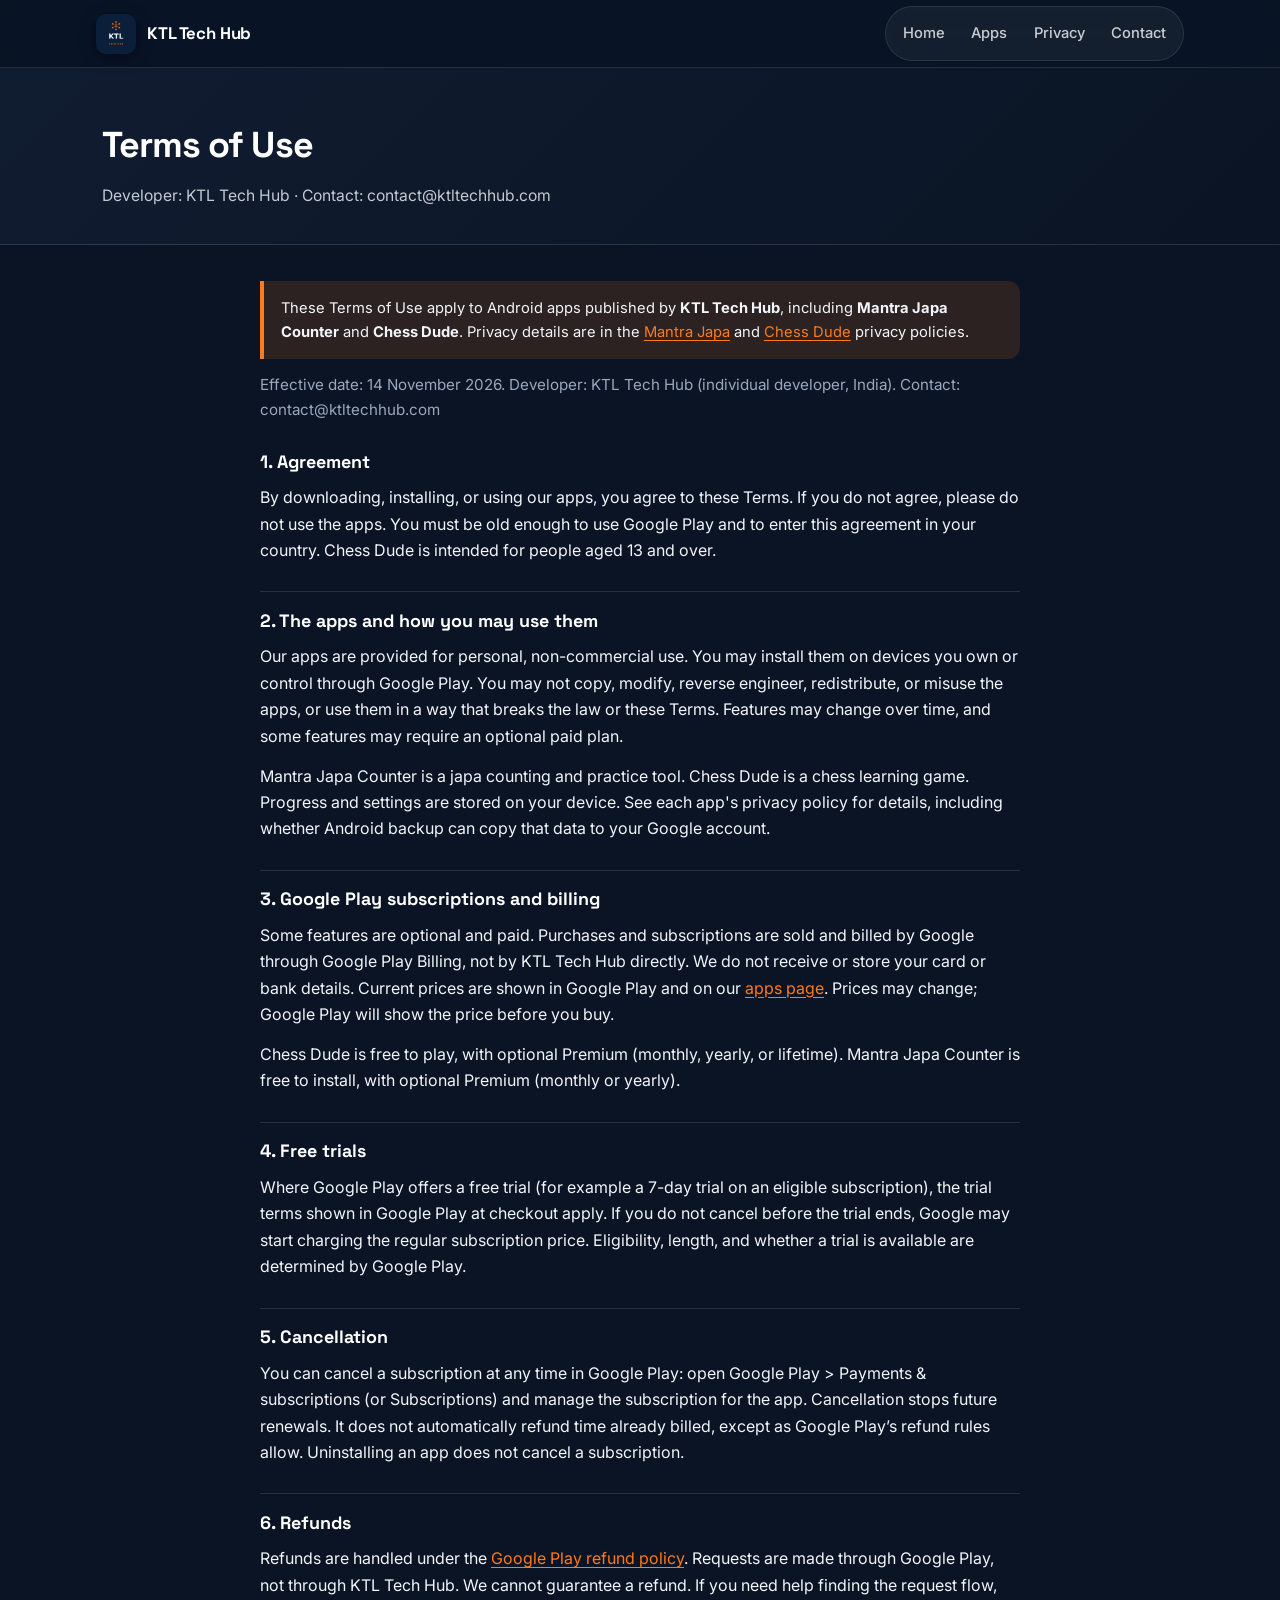
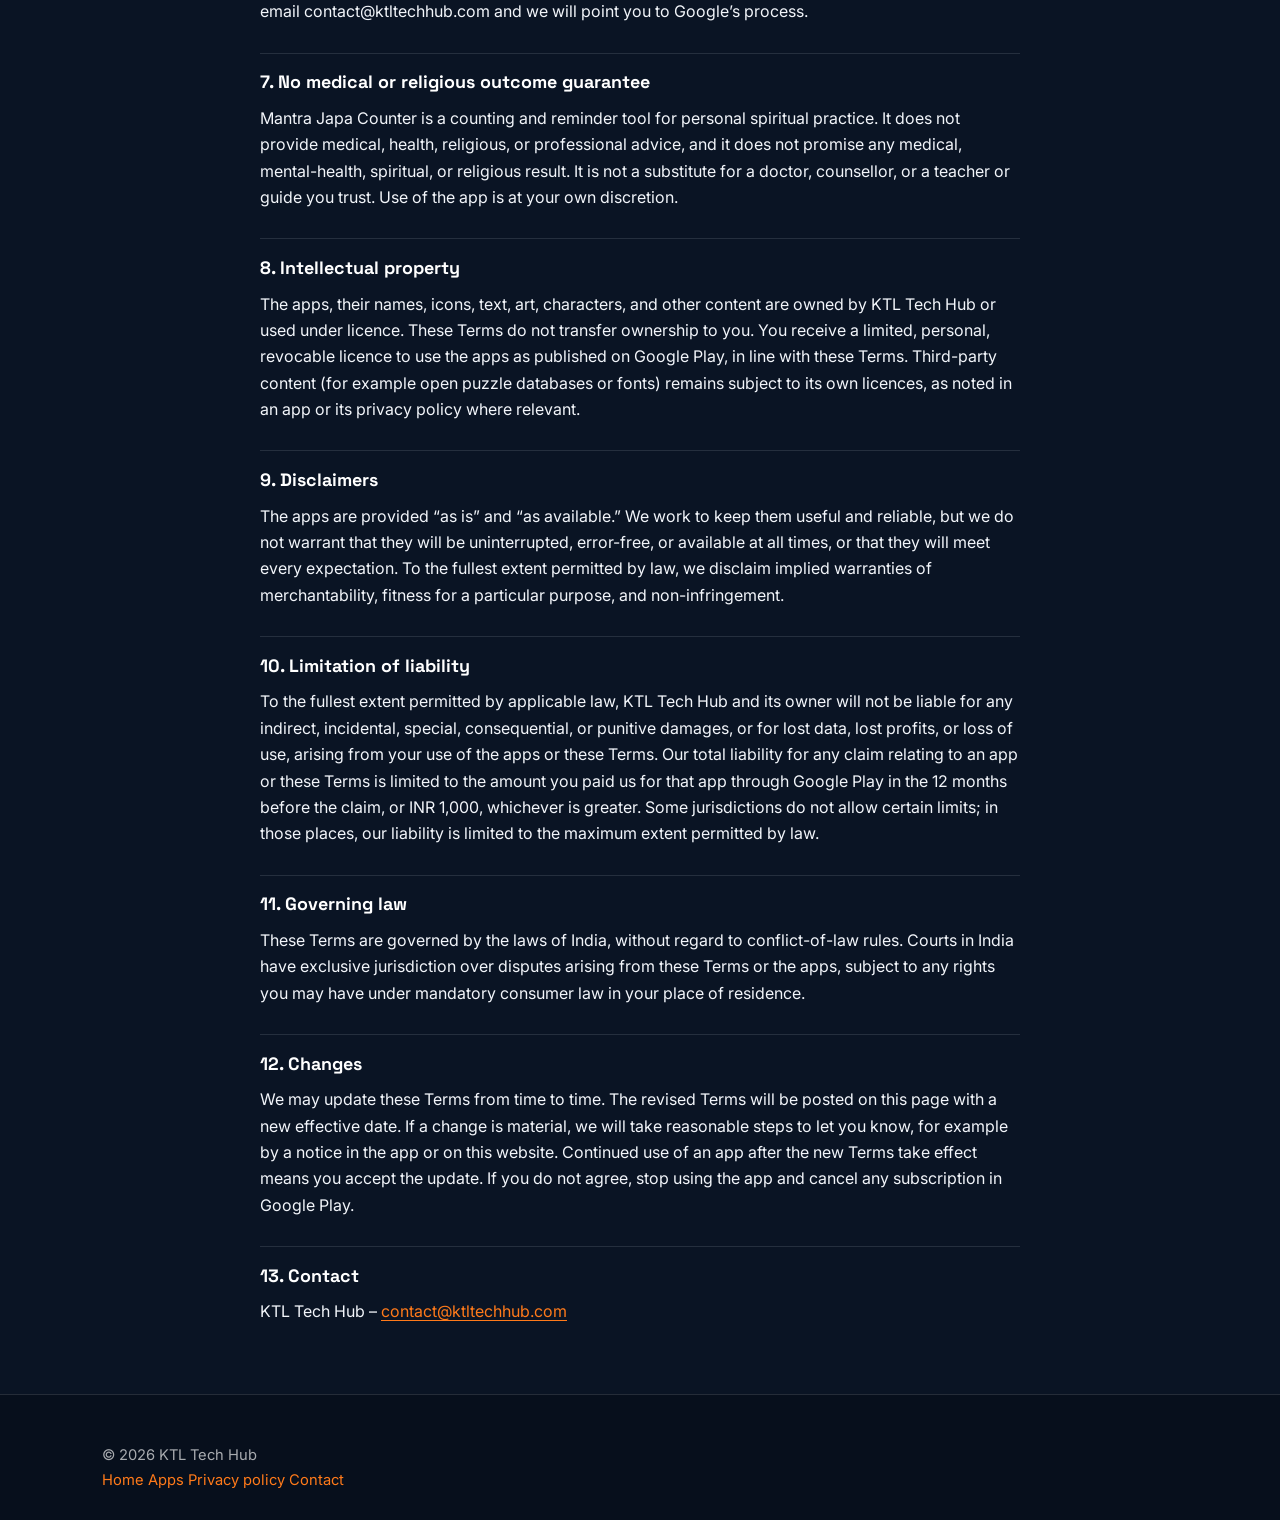
<file: terms.html>
<!DOCTYPE html>
<html lang="en">
<head>
  <meta charset="utf-8">
  <meta name="viewport" content="width=device-width, initial-scale=1">
  <title>Terms of Use – KTL Tech Hub</title>
  <link rel="canonical" href="https://ktltechhub.com/terms.html">
  <meta name="description" content="Terms of Use for KTL Tech Hub Android apps, including Mantra Japa Counter and Chess Dude. Effective 14 November 2026.">
  <meta property="og:title" content="Terms of Use – KTL Tech Hub">
  <meta property="og:description" content="Terms of Use for KTL Tech Hub apps, including Mantra Japa Counter and Chess Dude.">
  <meta property="og:url" content="https://ktltechhub.com/terms.html">
  <meta property="og:image" content="https://ktltechhub.com/og-banner.png">
  <meta name="twitter:card" content="summary_large_image">
  <meta name="twitter:image" content="https://ktltechhub.com/og-banner.png">
  <link rel="preconnect" href="https://fonts.googleapis.com">
  <link rel="preconnect" href="https://fonts.gstatic.com" crossorigin>
  <link href="https://fonts.googleapis.com/css2?family=IBM+Plex+Mono:wght@400;500&family=Inter:wght@400;500&family=Space+Grotesk:wght@600;700&display=swap" rel="stylesheet">
  <link rel="stylesheet" href="styles.css">
  <link rel="icon" href="/favicon.ico" sizes="any">
  <link rel="icon" type="image/png" sizes="48x48" href="/favicon-48.png">
  <link rel="icon" type="image/png" sizes="192x192" href="/favicon-192.png">
  <link rel="apple-touch-icon" href="/apple-touch-icon.png">
</head>
<body>
  <header class="site-header">
    <div class="header-inner">
      <a class="brand" href="index.html">
        <img src="logo.png" width="40" height="40" alt="KTL Tech Hub logo">
        <span>KTL Tech Hub</span>
      </a>
      <button class="nav-toggle" type="button" aria-label="Open menu" aria-expanded="false" aria-controls="primary-nav">
        <span class="nav-toggle-bar" aria-hidden="true"></span>
        <span class="nav-toggle-bar" aria-hidden="true"></span>
        <span class="nav-toggle-bar" aria-hidden="true"></span>
      </button>
      <nav class="nav" id="primary-nav" aria-label="Primary">
        <a href="index.html">Home</a>
        <a href="apps.html">Apps</a>
        <a href="privacy.html">Privacy</a>
        <a href="contact.html">Contact</a>
      </nav>
    </div>
  </header>

  <main>
    <div class="page-hero">
      <div class="container">
        <h1>Terms of Use</h1>
        <p>Developer: KTL Tech Hub &middot; Contact: contact@ktltechhub.com</p>
      </div>
    </div>

    <div class="container prose">
      <p class="notice">
        These Terms of Use apply to Android apps published by <strong>KTL Tech Hub</strong>,
        including <strong>Mantra Japa Counter</strong> and <strong>Chess Dude</strong>.
        Privacy details are in the
        <a href="privacy-mantra-japa.html">Mantra Japa</a> and
        <a href="privacy-chess-dude.html">Chess Dude</a> privacy policies.
      </p>

      <p class="meta">Effective date: 14 November 2026. Developer: KTL Tech Hub (individual developer, India). Contact: contact@ktltechhub.com</p>

      <h2>1. Agreement</h2>
      <p>By downloading, installing, or using our apps, you agree to these Terms. If you do not agree, please do not use the apps. You must be old enough to use Google Play and to enter this agreement in your country. Chess Dude is intended for people aged 13 and over.</p>

      <h2>2. The apps and how you may use them</h2>
      <p>Our apps are provided for personal, non-commercial use. You may install them on devices you own or control through Google Play. You may not copy, modify, reverse engineer, redistribute, or misuse the apps, or use them in a way that breaks the law or these Terms. Features may change over time, and some features may require an optional paid plan.</p>
      <p>Mantra Japa Counter is a japa counting and practice tool. Chess Dude is a chess learning game. Progress and settings are stored on your device. See each app's privacy policy for details, including whether Android backup can copy that data to your Google account.</p>

      <h2>3. Google Play subscriptions and billing</h2>
      <p>Some features are optional and paid. Purchases and subscriptions are sold and billed by Google through Google Play Billing, not by KTL Tech Hub directly. We do not receive or store your card or bank details. Current prices are shown in Google Play and on our <a href="apps.html">apps page</a>. Prices may change; Google Play will show the price before you buy.</p>
      <p>Chess Dude is free to play, with optional Premium (monthly, yearly, or lifetime). Mantra Japa Counter is free to install, with optional Premium (monthly or yearly).</p>

      <h2>4. Free trials</h2>
      <p>Where Google Play offers a free trial (for example a 7-day trial on an eligible subscription), the trial terms shown in Google Play at checkout apply. If you do not cancel before the trial ends, Google may start charging the regular subscription price. Eligibility, length, and whether a trial is available are determined by Google Play.</p>

      <h2>5. Cancellation</h2>
      <p>You can cancel a subscription at any time in Google Play: open Google Play &gt; Payments &amp; subscriptions (or Subscriptions) and manage the subscription for the app. Cancellation stops future renewals. It does not automatically refund time already billed, except as Google Play’s refund rules allow. Uninstalling an app does not cancel a subscription.</p>

      <h2>6. Refunds</h2>
      <p>Refunds are handled under the <a href="https://support.google.com/googleplay/answer/2479637" rel="noopener noreferrer">Google Play refund policy</a>. Requests are made through Google Play, not through KTL Tech Hub. We cannot guarantee a refund. If you need help finding the request flow, email contact@ktltechhub.com and we will point you to Google’s process.</p>

      <h2>7. No medical or religious outcome guarantee</h2>
      <p>Mantra Japa Counter is a counting and reminder tool for personal spiritual practice. It does not provide medical, health, religious, or professional advice, and it does not promise any medical, mental-health, spiritual, or religious result. It is not a substitute for a doctor, counsellor, or a teacher or guide you trust. Use of the app is at your own discretion.</p>

      <h2>8. Intellectual property</h2>
      <p>The apps, their names, icons, text, art, characters, and other content are owned by KTL Tech Hub or used under licence. These Terms do not transfer ownership to you. You receive a limited, personal, revocable licence to use the apps as published on Google Play, in line with these Terms. Third-party content (for example open puzzle databases or fonts) remains subject to its own licences, as noted in an app or its privacy policy where relevant.</p>

      <h2>9. Disclaimers</h2>
      <p>The apps are provided “as is” and “as available.” We work to keep them useful and reliable, but we do not warrant that they will be uninterrupted, error-free, or available at all times, or that they will meet every expectation. To the fullest extent permitted by law, we disclaim implied warranties of merchantability, fitness for a particular purpose, and non-infringement.</p>

      <h2>10. Limitation of liability</h2>
      <p>To the fullest extent permitted by applicable law, KTL Tech Hub and its owner will not be liable for any indirect, incidental, special, consequential, or punitive damages, or for lost data, lost profits, or loss of use, arising from your use of the apps or these Terms. Our total liability for any claim relating to an app or these Terms is limited to the amount you paid us for that app through Google Play in the 12 months before the claim, or INR 1,000, whichever is greater. Some jurisdictions do not allow certain limits; in those places, our liability is limited to the maximum extent permitted by law.</p>

      <h2>11. Governing law</h2>
      <p>These Terms are governed by the laws of India, without regard to conflict-of-law rules. Courts in India have exclusive jurisdiction over disputes arising from these Terms or the apps, subject to any rights you may have under mandatory consumer law in your place of residence.</p>

      <h2>12. Changes</h2>
      <p>We may update these Terms from time to time. The revised Terms will be posted on this page with a new effective date. If a change is material, we will take reasonable steps to let you know, for example by a notice in the app or on this website. Continued use of an app after the new Terms take effect means you accept the update. If you do not agree, stop using the app and cancel any subscription in Google Play.</p>

      <h2>13. Contact</h2>
      <p>KTL Tech Hub – <a href="mailto:contact@ktltechhub.com">contact@ktltechhub.com</a></p>
    </div>
  </main>

  <footer class="site-footer">
    <div class="container footer-inner">
      <span>&copy; 2026 KTL Tech Hub</span>
      <nav class="footer-nav" aria-label="Footer">
        <a href="index.html">Home</a>
        <a href="apps.html">Apps</a>
        <a href="privacy.html">Privacy policy</a>
        <a href="contact.html">Contact</a>
      </nav>
    </div>
  </footer>
  <script src="site.js" defer></script>
</body>
</html>
</file>
<file: styles.css>
/* KTL Tech Hub – Phase 2 (live hero + Phase 1 design system). No scroll-pin effects. */
:root {
  --bg: #0A1424;
  --surface: #101C30;
  --accent: #FF7A1A;
  --text: #F2F5FA;
  --muted: #9AA7BD; /* ~7.6:1 on --bg */

  --navy: var(--surface);
  --navy-deep: var(--bg);
  --navy-mid: #123056;
  --orange: var(--accent);
  --orange-soft: rgba(255, 122, 26, 0.14);
  --orange-glow: rgba(255, 122, 26, 0.45);
  --white: #ffffff;
  --text-strong: var(--text);
  --glass: rgba(255, 255, 255, 0.04);
  --glass-border: rgba(255, 255, 255, 0.12);
  --border: rgba(226, 232, 240, 0.12);
  --max: 1120px;
  --header-h: 68px;
  --radius-card: 20px;
  --section-pad: 120px;
  --section-pad-mobile: 72px;
  --font-display: "Space Grotesk", system-ui, sans-serif;
  --font-body: "Inter", system-ui, -apple-system, "Segoe UI", Roboto, Arial, sans-serif;
  --font-mono: "IBM Plex Mono", ui-monospace, SFMono-Regular, Menlo, Consolas, monospace;
  --ease: cubic-bezier(0.22, 1, 0.36, 1);
  --focus-ring: 0 0 0 3px rgba(255, 122, 26, 0.45);
}

*, *::before, *::after { box-sizing: border-box; }
html { scroll-behavior: smooth; }

html, body {
  overflow-x: hidden;
}
body {
  margin: 0;
  font-family: var(--font-body);
  font-weight: 400;
  color: var(--text);
  background: var(--bg);
  line-height: 1.65;
  min-height: 100vh;
  display: flex;
  flex-direction: column;
  overflow-x: hidden;
  -webkit-font-smoothing: antialiased;
  text-rendering: optimizeLegibility;
}

h1, h2, h3, h4, .brand {
  font-family: var(--font-display);
  font-weight: 700;
}

.hero-badge, .badge, .scroll-hint, .eyebrow, .stat-label, .contact-box dt {
  font-family: var(--font-mono);
}

:focus-visible {
  outline: 2px solid var(--accent);
  outline-offset: 3px;
  box-shadow: var(--focus-ring);
}
a:focus:not(:focus-visible),
button:focus:not(:focus-visible) { outline: none; }

.nav a, .btn, .footer-nav a, .social-link, .icon-btn {
  min-height: 44px;
  min-width: 44px;
}

a { color: var(--orange); text-decoration: none; }
a:hover { text-decoration: underline; }
img { max-width: 100%; height: auto; display: block; }

.container {
  width: 100%;
  max-width: var(--max);
  margin: 0 auto;
  padding: 0 1.35rem;
  position: relative;
  z-index: 2;
}

/* Header */
.site-header {
  position: sticky;
  top: 0;
  z-index: 80;
  height: var(--header-h);
  display: flex;
  align-items: center;
  background: rgba(10, 20, 36, 0.78);
  backdrop-filter: blur(16px) saturate(140%);
  -webkit-backdrop-filter: blur(16px) saturate(140%);
  border-bottom: 1px solid var(--glass-border);
}
.header-inner {
  position: relative;
  display: flex;
  align-items: center;
  justify-content: space-between;
  gap: 1rem;
  flex-wrap: nowrap;
  width: 100%;
  max-width: var(--max);
  margin: 0 auto;
  padding: 0 1rem;
}
.brand {
  display: flex;
  align-items: center;
  gap: 0.7rem;
  color: var(--white);
  text-decoration: none;
  font-family: var(--font-display);
  font-weight: 700;
  font-size: 1.05rem;
  letter-spacing: -0.01em;
  min-width: 0;
  flex: 1 1 auto;
}
.brand span {
  white-space: nowrap;
  overflow: hidden;
  text-overflow: ellipsis;
}
.brand:hover { text-decoration: none; opacity: 0.95; }
.brand img {
  width: 40px; height: 40px;
  border-radius: 10px;
  object-fit: contain;
  box-shadow: 0 4px 16px rgba(0, 0, 0, 0.35);
}
.nav {
  display: flex;
  flex-wrap: wrap;
  gap: 0.15rem;
  padding: 0.3rem;
  border-radius: 999px;
  background: rgba(255,255,255,0.05);
  border: 1px solid rgba(255,255,255,0.1);
  backdrop-filter: blur(12px);
}
.nav a {
  display: inline-flex;
  align-items: center;
  justify-content: center;
  color: rgba(255, 255, 255, 0.78);
  font-size: 0.92rem;
  font-weight: 500;
  padding: 0.4rem 0.75rem;
  border-radius: 999px;
  transition: color 0.2s, background 0.2s;
}
.nav a:hover,
.nav a[aria-current="page"] {
  color: var(--white);
  background: var(--orange-soft);
  text-decoration: none;
}
.nav a[aria-current="page"] { color: var(--orange); }

.nav-toggle {
  display: none;
  flex-direction: column;
  justify-content: center;
  gap: 5px;
  width: 44px;
  height: 44px;
  padding: 10px;
  margin: 0;
  border: 1px solid rgba(255,255,255,0.14);
  border-radius: 12px;
  background: rgba(255,255,255,0.06);
  cursor: pointer;
  flex-shrink: 0;
}
.nav-toggle-bar {
  display: block;
  width: 18px;
  height: 2px;
  border-radius: 2px;
  background: var(--white);
  transition: transform 0.2s var(--ease), opacity 0.2s;
}
.nav-toggle[aria-expanded="true"] .nav-toggle-bar:nth-child(1) {
  transform: translateY(7px) rotate(45deg);
}
.nav-toggle[aria-expanded="true"] .nav-toggle-bar:nth-child(2) { opacity: 0; }
.nav-toggle[aria-expanded="true"] .nav-toggle-bar:nth-child(3) {
  transform: translateY(-7px) rotate(-45deg);
}

main { flex: 1; position: relative; }

/* ——— Hero (live 3D orbit, no scroll-pin) ——— */
.hero {
  position: relative;
  min-height: clamp(520px, 88vh, 820px);
  display: flex;
  align-items: center;
  justify-content: center;
  padding: 3.5rem 0 4rem;
  overflow: hidden;
  background: radial-gradient(ellipse 70% 55% at 72% 42%, rgba(255, 122, 26, 0.2), transparent 58%),
              radial-gradient(ellipse 50% 45% at 18% 78%, rgba(18, 48, 86, 0.95), transparent 52%),
              linear-gradient(165deg, #050f1e 0%, #0A1424 48%, #091628 100%);
}
.hero-canvas {
  position: absolute; inset: 0; width: 100%; height: 100%;
  z-index: 0; pointer-events: none;
}
.hero-fallback {
  position: absolute; inset: 0; z-index: 0; overflow: hidden; pointer-events: none;
}
.hero-fallback .orb {
  position: absolute; border-radius: 50%; filter: blur(40px); opacity: 0.55;
  animation: drift 14s var(--ease) infinite alternate;
}
.hero-fallback .orb-a {
  width: 280px; height: 280px; background: rgba(255, 122, 26, 0.35);
  top: 18%; right: 12%;
}
.hero-fallback .orb-b {
  width: 220px; height: 220px; background: rgba(40, 100, 180, 0.4);
  bottom: 15%; left: 10%; animation-delay: -4s;
}
.hero-fallback .orb-c {
  width: 140px; height: 140px; background: rgba(255, 160, 60, 0.25);
  top: 55%; right: 35%; animation-delay: -7s;
}
@keyframes drift {
  from { transform: translate3d(0, 0, 0) scale(1); }
  to { transform: translate3d(-30px, 24px, 0) scale(1.08); }
}
.hero-grid {
  position: absolute; inset: 0; z-index: 1; pointer-events: none;
  background-image:
    linear-gradient(rgba(255,255,255,0.03) 1px, transparent 1px),
    linear-gradient(90deg, rgba(255,255,255,0.03) 1px, transparent 1px);
  background-size: 56px 56px;
  mask-image: radial-gradient(ellipse 70% 60% at 50% 45%, black, transparent 75%);
  -webkit-mask-image: radial-gradient(ellipse 70% 60% at 50% 45%, black, transparent 75%);
}
.hero-content {
  position: relative; z-index: 3; text-align: left;
  max-width: min(480px, 42vw);
  padding: 0 1.35rem;
  margin-right: auto;
  margin-left: max(1.35rem, calc((100% - var(--max)) / 2 + 1.35rem));
  text-shadow: 0 2px 24px rgba(6, 20, 40, 0.85), 0 0 40px rgba(6, 20, 40, 0.55);
}
.hero-content::before {
  content: "";
  position: absolute;
  inset: -1.75rem -1.25rem -1.75rem -2.25rem;
  background: linear-gradient(145deg, rgba(255,255,255,0.07), rgba(255,255,255,0.02));
  border: 1px solid rgba(255,255,255,0.1);
  border-radius: 28px;
  backdrop-filter: blur(16px) saturate(130%);
  -webkit-backdrop-filter: blur(16px) saturate(130%);
  box-shadow: 0 1px 0 rgba(255,255,255,0.08) inset, 0 24px 60px rgba(0,0,0,0.25);
  z-index: -1; pointer-events: none;
}
.hero-badge {
  display: inline-flex; align-items: center; gap: 0.45rem;
  font-size: 0.7rem; font-weight: 500; letter-spacing: 0.14em; text-transform: uppercase;
  color: var(--orange); background: rgba(255,122,26,0.1);
  border: 1px solid rgba(255, 122, 26, 0.32);
  padding: 0.42rem 0.85rem; border-radius: 999px; margin-bottom: 1.1rem;
  backdrop-filter: blur(10px);
}
.hero-badge::before {
  content: ""; width: 7px; height: 7px; border-radius: 50%;
  background: var(--orange); box-shadow: 0 0 10px var(--orange-glow);
}
.hero h1 {
  margin: 0 0 0.75rem;
  font-size: clamp(40px, 3.2vw + 28px, 80px);
  letter-spacing: -0.02em;
  line-height: 1.05;
  font-weight: 700;
  color: var(--white);
  text-shadow: 0 10px 48px rgba(0, 0, 0, 0.5);
}
@media (min-width: 900px) {
  .hero h1 { font-size: clamp(64px, 5.5vw, 80px); }
}
.hero h1 .accent {
  color: var(--orange);
  text-shadow: 0 0 40px rgba(255,122,26,0.35), 0 8px 40px rgba(0,0,0,0.4);
}
.tagline {
  margin: 0 0 0.85rem;
  font-size: clamp(1.02rem, 2.2vw, 1.2rem);
  color: rgba(242, 245, 250, 0.88);
  max-width: 28rem;
}
.trust-line {
  margin: 0 0 1.4rem;
  font-family: var(--font-mono);
  font-size: 0.78rem;
  letter-spacing: 0.06em;
  text-transform: uppercase;
  color: var(--muted);
}
.hero-cta { display: flex; gap: 0.75rem; flex-wrap: wrap; }

.btn {
  display: inline-flex; align-items: center; justify-content: center; gap: 0.4rem;
  padding: 0.78rem 1.4rem; border-radius: 999px; font-weight: 600; font-size: 0.95rem;
  border: 1.5px solid transparent; text-decoration: none; cursor: pointer;
  transition: transform 0.2s var(--ease), background 0.2s, border-color 0.2s, box-shadow 0.2s;
  font-family: var(--font-body);
}
.btn:hover { text-decoration: none; transform: translateY(-2px); }
.btn-primary {
  background: linear-gradient(180deg, #ff8a33 0%, var(--accent) 100%);
  color: var(--white); border-color: transparent;
  box-shadow: 0 8px 28px rgba(255, 122, 26, 0.35);
}
.btn-primary::after {
  content: "→"; display: inline-block; transition: transform 0.2s var(--ease);
}
.btn-primary:hover::after { transform: translateX(4px); }
.btn-primary:hover {
  background: linear-gradient(180deg, #ff9a4d 0%, #e56a10 100%);
  color: var(--white); box-shadow: 0 12px 32px rgba(255, 122, 26, 0.45);
}
.btn-ghost {
  background: var(--glass); color: var(--white); border-color: var(--glass-border);
  backdrop-filter: blur(8px);
}
.btn-ghost:hover { border-color: rgba(255, 122, 26, 0.55); color: var(--orange); }
.btn-block { width: 100%; }

.scroll-hint {
  position: absolute; bottom: 1.5rem; left: 50%; transform: translateX(-50%);
  z-index: 3; font-size: 0.68rem; letter-spacing: 0.16em; text-transform: uppercase;
  color: rgba(255,255,255,0.42); display: flex; flex-direction: column; align-items: center; gap: 0.4rem;
}
.scroll-hint span {
  width: 1px; height: 28px;
  background: linear-gradient(to bottom, var(--orange), transparent);
  animation: pulse-line 1.8s ease-in-out infinite;
}
@keyframes pulse-line {
  0%, 100% { opacity: 0.3; transform: scaleY(0.7); }
  50% { opacity: 1; transform: scaleY(1); }
}

/* Sections */
.section { padding: var(--section-pad) 0; position: relative; }
@media (max-width: 768px) {
  .section { padding: var(--section-pad-mobile) 0; }
}
.section-alt {
  background: linear-gradient(180deg, rgba(16,28,48,0.55) 0%, rgba(10,20,36,0.95) 100%);
}
.section h2 {
  margin: 0 0 0.85rem;
  font-size: clamp(1.45rem, 3vw, 1.85rem);
  color: var(--white);
  letter-spacing: -0.02em;
}
.section .lead, .section > .container > p {
  margin: 0 0 1.5rem; color: var(--muted); max-width: 40rem;
}
.accent-bar {
  width: 44px; height: 4px;
  background: linear-gradient(90deg, var(--orange), transparent);
  border-radius: 2px; margin-bottom: 1rem;
}
.eyebrow {
  display: inline-block; margin: 0 0 0.65rem;
  font-size: 0.72rem; font-weight: 500; letter-spacing: 0.12em; text-transform: uppercase;
  color: var(--accent);
}

/* Glass card base */
.card, .stat-card, .feature-copy, .faq details, .founder-card {
  position: relative;
  background: var(--glass);
  border: 1px solid transparent;
  border-radius: var(--radius-card);
  backdrop-filter: blur(12px) saturate(140%);
  -webkit-backdrop-filter: blur(12px) saturate(140%);
}
.card::before, .stat-card::before, .faq details::before, .founder-card::before {
  content: ""; position: absolute; inset: 0; border-radius: inherit; padding: 1px;
  background: linear-gradient(135deg, var(--accent), transparent 55%);
  -webkit-mask: linear-gradient(#fff 0 0) content-box, linear-gradient(#fff 0 0);
  -webkit-mask-composite: xor; mask-composite: exclude; pointer-events: none;
}
.card {
  padding: 1.55rem;
  box-shadow: 0 1px 0 rgba(255,255,255,0.06) inset, 0 24px 56px rgba(0,0,0,0.28);
  transition: transform 0.45s var(--ease), box-shadow 0.45s;
}
.card:hover {
  transform: translateY(-4px);
  box-shadow: 0 1px 0 rgba(255,255,255,0.12) inset, 0 28px 64px rgba(0,0,0,0.42), 0 0 56px rgba(255,122,26,0.22);
}
.card h3 { margin: 0 0 0.5rem; font-size: 1.12rem; color: var(--white); }
.card p { margin: 0; color: var(--muted); font-size: 0.95rem; }

.icon-svg {
  width: 24px; height: 24px; stroke: var(--accent); fill: none;
  stroke-width: 2; stroke-linecap: round; stroke-linejoin: round;
}
.card-icon {
  width: 44px; height: 44px; border-radius: 12px;
  background: var(--orange-soft); color: var(--orange);
  display: flex; align-items: center; justify-content: center;
  margin-bottom: 0.9rem; border: 1px solid rgba(255, 122, 26, 0.22);
}

/* Reveal hooks (Phase 3 wires count-up; keep classes) */
.reveal {
  opacity: 0;
  transform: translateY(24px);
  transition: opacity 600ms var(--ease), transform 600ms var(--ease);
  will-change: opacity, transform;
}
.reveal.is-in { opacity: 1; transform: translateY(0); }
.reveal-delay-1 { transition-delay: 80ms; }
.reveal-delay-2 { transition-delay: 160ms; }
.reveal-delay-3 { transition-delay: 240ms; }

/* Static hero (mobile / reduced-motion) */
.hero-static {
  position: absolute;
  inset: 0;
  width: 100%;
  height: 100%;
  object-fit: cover;
  object-position: center right;
  z-index: 0;
  pointer-events: none;
  opacity: 0.95;
}
.hero-static-mode .hero-canvas,
.hero-static-mode .hero-fallback { display: none !important; }
@media (max-width: 767px) {
  .hero-static { object-position: center center; opacity: 0.72; }
}

/* Stats strip */
.stats-strip { padding-top: calc(var(--section-pad) - 2rem); }
.stats-grid {
  display: grid; gap: 1rem;
  grid-template-columns: repeat(2, 1fr);
}
@media (min-width: 900px) {
  .stats-grid { grid-template-columns: repeat(4, 1fr); }
  .stats-grid--three { grid-template-columns: repeat(3, minmax(0, 1fr)); }
}
.stat-card {
  padding: 1.35rem 1.25rem; text-align: center;
  box-shadow: 0 16px 40px rgba(0,0,0,0.22);
}
.stat-value {
  font-family: var(--font-display); font-weight: 700;
  font-size: clamp(1.6rem, 3vw, 2.1rem); letter-spacing: -0.02em;
  color: var(--accent); line-height: 1.1; margin-bottom: 0.45rem;
}
.stat-label {
  font-size: 0.72rem; letter-spacing: 0.08em; text-transform: uppercase; color: var(--muted);
}

/* Featured apps – alternating */
.feature-row {
  display: grid; gap: 2rem; align-items: center;
  margin-bottom: 3.5rem;
}
.feature-row:last-child { margin-bottom: 0; }
@media (min-width: 900px) {
  .feature-row {
    grid-template-columns: 1fr 1fr;
    gap: 3rem;
  }
  .feature-row--reverse .feature-media { order: 2; }
  .feature-row--reverse .feature-copy { order: 1; }
}
.feature-copy { padding: 1.75rem; }
.feature-copy h3 {
  margin: 0.35rem 0 0.65rem; font-size: clamp(1.35rem, 2.5vw, 1.7rem); color: var(--white);
}
.feature-copy > p { margin: 0 0 1rem; color: var(--muted); }
.feature-list {
  list-style: none; margin: 0 0 1.25rem; padding: 0; display: grid; gap: 0.65rem;
}
.feature-list li {
  display: flex; gap: 0.65rem; align-items: flex-start;
  color: var(--text); font-size: 0.95rem;
}
.feature-list li svg { flex-shrink: 0; margin-top: 2px; }
.price-line {
  margin: 0 0 1.15rem; color: var(--muted); font-size: 0.92rem;
}
.price-line strong { color: var(--text); font-weight: 600; }

/* Phone mockup */
.phone {
  width: min(260px, 70%);
  margin: 0 auto;
  aspect-ratio: 9 / 16;
  border-radius: 36px;
  padding: 10px;
  background: linear-gradient(160deg, #1a2a42, #0c1628);
  border: 2px solid rgba(255,255,255,0.14);
  box-shadow: 0 30px 70px rgba(0,0,0,0.45), 0 0 0 1px rgba(255,122,26,0.15);
  position: relative;
}
.phone::after {
  content: ""; position: absolute; top: 14px; left: 50%; transform: translateX(-50%);
  width: 72px; height: 8px; border-radius: 999px; background: rgba(0,0,0,0.55);
}
.phone-screen {
  width: 100%; height: 100%; border-radius: 28px; overflow: hidden;
  background: #070f1c; position: relative;
}
.phone-screen img {
  width: 100%; height: 100%; object-fit: contain; object-position: center top;
  background: #070f1c;
}
.phone-screen--mock {
  display: flex; flex-direction: column;
  background: linear-gradient(180deg, #0b1628 0%, #07101c 100%);
}
.phone-badge {
  position: absolute; left: 12px; right: 12px; bottom: 14px;
  display: flex; align-items: center; gap: 0.55rem;
  padding: 0.55rem 0.65rem; border-radius: 14px;
  background: rgba(10,20,36,0.82); backdrop-filter: blur(10px);
  border: 1px solid rgba(255,255,255,0.1);
}
.phone-badge img {
  width: 36px; height: 36px; border-radius: 8px; object-fit: cover;
}
.phone-badge span {
  font-size: 0.78rem; font-weight: 600; color: var(--text);
}

.notify-form {
  display: flex; flex-wrap: wrap; gap: 0.55rem; margin-top: 0.25rem;
}
.notify-form input[type="email"] {
  flex: 1 1 180px; min-height: 44px; padding: 0.7rem 0.95rem;
  border-radius: 999px; border: 1px solid var(--glass-border);
  background: rgba(255,255,255,0.04); color: var(--text);
  font-family: var(--font-body); font-size: 0.95rem;
}
.notify-form input::placeholder { color: var(--muted); }

.badge {
  display: inline-block; font-size: 0.72rem; font-weight: 500;
  text-transform: uppercase; letter-spacing: 0.05em;
  background: var(--orange-soft); color: var(--orange);
  padding: 0.28rem 0.65rem; border-radius: 999px;
  border: 1px solid rgba(255, 122, 26, 0.22);
}
.badge-muted {
  background: rgba(255,255,255,0.06); color: var(--muted); border-color: var(--glass-border);
}

/* Timeline */
.timeline {
  list-style: none; margin: 1.5rem 0 0; padding: 0;
  display: grid; gap: 1.25rem;
}
@media (min-width: 900px) {
  .timeline { grid-template-columns: repeat(4, 1fr); gap: 1rem; }
}
.timeline-step {
  position: relative; padding: 1.35rem 1.25rem;
  background: var(--glass); border-radius: var(--radius-card);
  border: 1px solid transparent;
}
.timeline-step::before {
  content: ""; position: absolute; inset: 0; border-radius: inherit; padding: 1px;
  background: linear-gradient(135deg, var(--accent), transparent 55%);
  -webkit-mask: linear-gradient(#fff 0 0) content-box, linear-gradient(#fff 0 0);
  -webkit-mask-composite: xor; mask-composite: exclude; pointer-events: none;
}
.step-num {
  font-family: var(--font-mono); font-size: 0.72rem; letter-spacing: 0.1em;
  color: var(--accent); margin-bottom: 0.55rem;
}
.timeline-step h3 { margin: 0 0 0.4rem; font-size: 1.05rem; color: var(--white); }
.timeline-step p { margin: 0; color: var(--muted); font-size: 0.92rem; }

/* Founder */
.founder-grid {
  display: grid; gap: 1.75rem; align-items: center;
}
@media (min-width: 768px) {
  .founder-grid { grid-template-columns: 220px 1fr; gap: 2.25rem; }
}
.founder-photo {
  width: 100%; max-width: 220px; aspect-ratio: 1; border-radius: var(--radius-card);
  object-fit: cover; border: 1px solid var(--glass-border);
  box-shadow: 0 20px 48px rgba(0,0,0,0.35);
}
.founder-card { padding: 1.75rem; }
.founder-card h3 { margin: 0 0 0.65rem; color: var(--white); font-size: 1.35rem; }
.founder-card p { margin: 0 0 0.75rem; color: var(--muted); }
.founder-links { display: flex; flex-wrap: wrap; gap: 0.65rem; margin-top: 1rem; }

/* FAQ */
.faq { display: grid; gap: 0.75rem; margin-top: 0.5rem; }
.faq details {
  padding: 0; overflow: hidden;
}
.faq summary {
  list-style: none; cursor: pointer; padding: 1.1rem 1.25rem;
  font-family: var(--font-display); font-weight: 600; color: var(--white);
  display: flex; align-items: center; justify-content: space-between; gap: 1rem;
  min-height: 44px;
}
.faq summary::-webkit-details-marker { display: none; }
.faq summary::after {
  content: "+"; font-family: var(--font-mono); color: var(--accent); font-size: 1.2rem;
}
.faq details[open] summary::after { content: "−"; }
.faq .faq-body {
  padding: 0 1.25rem 1.15rem; color: var(--muted); font-size: 0.95rem;
}

/* CTA band */
.cta-band {
  padding: 4.5rem 0;
  background: linear-gradient(115deg, #ff8a33 0%, #FF7A1A 40%, #e05600 100%);
  position: relative; overflow: hidden;
}
.cta-band .container {
  display: flex; flex-wrap: wrap; align-items: center; justify-content: space-between; gap: 1.5rem;
}
.cta-band h2 {
  margin: 0; color: #fff; font-size: clamp(1.5rem, 3vw, 2rem);
  letter-spacing: -0.02em; max-width: 28rem; line-height: 1.2;
}
.cta-band .btn-primary {
  background: #0A1424; color: #fff; box-shadow: 0 10px 28px rgba(0,0,0,0.25);
}
.cta-band .btn-primary:hover { background: #122038; color: #fff; }

/* Footer */
.site-footer {
  background: #070f1c; color: rgba(255, 255, 255, 0.65);
  padding: 3rem 0 1.75rem; font-size: 0.92rem; margin-top: auto;
  border-top: 1px solid var(--glass-border);
}
.footer-grid {
  display: grid; gap: 2rem;
  grid-template-columns: 1fr;
  margin-bottom: 2rem;
}
@media (min-width: 800px) {
  .footer-grid { grid-template-columns: 1.4fr 1fr 1fr 1fr; }
}
.footer-brand p { margin: 0.75rem 0 0; max-width: 22rem; color: var(--muted); font-size: 0.9rem; }
.footer-col h4 {
  margin: 0 0 0.85rem; font-family: var(--font-mono); font-size: 0.72rem;
  letter-spacing: 0.12em; text-transform: uppercase; color: var(--text); font-weight: 500;
}
.footer-col ul { list-style: none; margin: 0; padding: 0; display: grid; gap: 0.45rem; }
.footer-col a { color: var(--muted); }
.footer-col a:hover { color: var(--accent); text-decoration: none; }
.social-row { display: flex; flex-wrap: wrap; gap: 0.45rem; margin-top: 1rem; }
.social-link {
  display: inline-flex; align-items: center; justify-content: center;
  width: 44px; height: 44px; border-radius: 12px;
  background: rgba(255,255,255,0.04); border: 1px solid var(--glass-border);
  color: var(--text);
}
.social-link:hover { border-color: rgba(255,122,26,0.45); text-decoration: none; }
.social-link svg { width: 20px; height: 20px; stroke: var(--accent); fill: none; stroke-width: 2; stroke-linecap: round; stroke-linejoin: round; }
.footer-bottom {
  display: flex; flex-wrap: wrap; gap: 0.75rem 1.5rem;
  justify-content: space-between; align-items: center;
  padding-top: 1.25rem; border-top: 1px solid var(--glass-border);
  color: var(--muted); font-size: 0.88rem;
}

/* Inner pages leftovers */
.page-hero {
  position: relative; padding: 3rem 0 2.25rem; overflow: hidden;
  background: linear-gradient(135deg, #101C30 0%, #0A1424 100%);
  border-bottom: 1px solid var(--glass-border);
}
.page-hero h1 {
  margin: 0 0 0.45rem; font-size: clamp(1.65rem, 4vw, 2.25rem);
  letter-spacing: -0.025em; color: var(--white);
}
.page-hero--apps h1 {
  font-size: clamp(2.5rem, 8vw, 3.5rem); /* ~40–56px */
  letter-spacing: -0.03em;
  line-height: 1.05;
}
.page-hero p { margin: 0; color: rgba(242,245,250,0.8); font-size: 0.98rem; }
.page-hero-sub {
  max-width: 36rem;
  font-size: clamp(1rem, 2.4vw, 1.15rem) !important;
  line-height: 1.5;
  color: rgba(242,245,250,0.82) !important;
}
.prose { padding: 2.25rem 0 3.5rem; max-width: 760px; }
.prose h2 {
  color: var(--white); font-size: 1.12rem; margin: 1.75rem 0 0.5rem;
  padding-top: 0.85rem; border-top: 1px solid var(--border);
}
.prose h2:first-of-type { border-top: none; margin-top: 0; padding-top: 0; }
.prose p { margin: 0 0 0.85rem; color: var(--text); }
.prose .meta { color: var(--muted); font-size: 0.95rem; margin-bottom: 1.5rem; }
.notice {
  background: var(--orange-soft); border-left: 4px solid var(--orange);
  padding: 0.9rem 1.05rem; border-radius: 0 12px 12px 0;
  margin-bottom: 1.5rem; font-size: 0.92rem; color: var(--text);
}
.contact-box { padding: 1.75rem; max-width: 480px; }
.contact-box dt {
  font-size: 0.75rem; text-transform: uppercase; letter-spacing: 0.06em;
  color: var(--muted); margin-top: 1.1rem;
}
.contact-box dt:first-child { margin-top: 0; }
.contact-box dd { margin: 0.3rem 0 0; font-size: 1.08rem; font-weight: 600; color: var(--white); }
.app-list { display: grid; gap: 1.35rem; }
.app-card {
  position: relative; display: grid; grid-template-columns: auto 1fr; gap: 1.25rem;
  align-items: start; background: var(--glass); border: 1px solid transparent;
  border-radius: var(--radius-card); padding: 1.5rem; backdrop-filter: blur(12px);
}
.app-card::before {
  content: ""; position: absolute; inset: 0; border-radius: inherit; padding: 1px;
  background: linear-gradient(135deg, var(--accent), transparent 60%);
  -webkit-mask: linear-gradient(#fff 0 0) content-box, linear-gradient(#fff 0 0);
  -webkit-mask-composite: xor; mask-composite: exclude; pointer-events: none;
}
.app-icon {
  overflow: hidden; width: 72px; height: 72px; border-radius: 18px;
  background: linear-gradient(145deg, #123056, var(--surface));
  border: 1px solid var(--glass-border);
}
.app-card h3 { margin: 0 0 0.4rem; font-size: 1.25rem; color: var(--white); }
.app-card p { margin: 0; color: var(--muted); }
.placeholder-card {
  border-style: dashed; background: rgba(255,255,255,0.03); color: var(--muted);
  text-align: center; padding: 2rem 1.4rem; border-radius: 18px;
  border: 1px dashed var(--glass-border);
}

.no-webgl .hero-canvas { display: none !important; }
.no-webgl .hero-fallback { display: block; }
.has-webgl .hero-fallback { display: none; }

@media (prefers-reduced-motion: reduce) {
  html { scroll-behavior: auto; }
  .reveal { opacity: 1; transform: none; transition: none; }
  .hero-fallback .orb, .scroll-hint span, .btn { animation: none !important; transition: none !important; }
  .card:hover, .btn:hover { transform: none; }
  .btn-primary:hover::after { transform: none; }
}

@media (max-width: 720px) {
  .header-inner {
    flex-wrap: nowrap;
    align-items: center;
    gap: 0.65rem;
    padding: 0 1rem;
  }
  .brand { flex: 1 1 auto; min-width: 0; max-width: calc(100% - 56px); }
  .brand span { font-size: 0.98rem; }
  .nav-toggle { display: inline-flex; }
  .nav {
    display: none;
    position: absolute;
    top: calc(var(--header-h) + 0.35rem);
    left: 1rem; right: 1rem;
    flex-direction: column;
    flex-wrap: nowrap;
    gap: 0.2rem;
    max-width: none;
    overflow: visible;
    padding: 0.55rem;
    border-radius: 16px;
    background: rgba(8, 16, 30, 0.96);
    border: 1px solid rgba(255,255,255,0.12);
    box-shadow: 0 20px 50px rgba(0,0,0,0.45);
    z-index: 90;
  }
  .nav.is-open { display: flex; }
  .nav a {
    white-space: nowrap;
    font-size: 0.95rem;
    justify-content: flex-start;
    padding: 0.7rem 0.9rem;
    border-radius: 12px;
  }
  .site-header { overflow: visible; }
  .hero-content {
    margin-left: 16px; margin-right: 16px; text-align: center;
    max-width: calc(100% - 32px); text-shadow: none;
    box-sizing: border-box;
  }
  .hero-content::before { display: none; }
  .hero-content {
    background: linear-gradient(145deg, rgba(6,20,40,0.72), rgba(6,20,40,0.45));
    border: 1px solid rgba(255,255,255,0.1); border-radius: 22px;
    padding: 1.25rem 1rem 1.4rem;
    backdrop-filter: blur(14px) saturate(130%);
  }
  .hero-cta, .notify-form { justify-content: center; }
  .hero { min-height: 640px; padding-top: 2rem; align-items: flex-start; padding-left: 0; padding-right: 0; }
  .hero h1 { font-size: 40px; }
  .app-card { grid-template-columns: 1fr; justify-items: center; text-align: center; }
  .cta-band .container { flex-direction: column; text-align: center; }
}

@media (max-width: 360px) {
  .brand span { font-size: 0.9rem; }
  .hero-content { margin-left: 16px; margin-right: 16px; max-width: calc(100% - 32px); }
  .stat-value { font-size: 1.35rem; }
  .app-compact-card { padding: 1.05rem 0.95rem; }
}

/* FAQ smooth open */
.faq details {
  transition: border-color 0.2s var(--ease), box-shadow 0.2s var(--ease);
}
.faq details[open] {
  box-shadow: 0 16px 40px rgba(0,0,0,0.25), 0 0 32px rgba(255,122,26,0.08);
}
.faq .faq-body {
  animation: faqIn 280ms var(--ease);
}
@keyframes faqIn {
  from { opacity: 0; transform: translateY(-6px); }
  to { opacity: 1; transform: translateY(0); }
}
@media (prefers-reduced-motion: reduce) {
  .faq .faq-body { animation: none; }
  .reveal { will-change: auto; }
}

/* ——— Phase 4: apps detail + contact form ——— */
.page-hero .eyebrow { margin-bottom: 0.5rem; }
.app-jump {
  display: flex; flex-wrap: wrap; gap: 0.55rem; margin: 1.25rem 0 0;
}
.app-jump a {
  display: inline-flex; align-items: center; min-height: 44px;
  padding: 0.45rem 0.95rem; border-radius: 999px;
  background: rgba(255,255,255,0.05); border: 1px solid var(--glass-border);
  color: var(--text); font-size: 0.9rem; font-weight: 500;
}
.app-jump a:hover { border-color: rgba(255,122,26,0.45); color: var(--accent); text-decoration: none; }

.shot-grid {
  display: grid; gap: 1rem;
  grid-template-columns: repeat(auto-fit, minmax(140px, 1fr));
  margin: 1.25rem 0 1.5rem;
}
.shot-slot {
  aspect-ratio: 9 / 16;
  border-radius: 18px;
  overflow: hidden;
  border: 1px dashed rgba(255,255,255,0.18);
  background: rgba(255,255,255,0.03);
  display: flex; align-items: center; justify-content: center;
  color: var(--muted); font-family: var(--font-mono); font-size: 0.72rem;
  letter-spacing: 0.06em; text-transform: uppercase; text-align: center; padding: 0.75rem;
}
.shot-slot img { width: 100%; height: 100%; object-fit: contain; object-position: center top; }
.shot-slot--filled { border-style: solid; border-color: var(--glass-border); }

/* Horizontal swipe galleries (apps detail) */
.shot-gallery {
  margin: 1.25rem 0 0.35rem;
  max-width: 100%;
  overflow-x: auto;
  overflow-y: hidden;
  overscroll-behavior-x: contain;
  scroll-snap-type: x mandatory;
  -webkit-overflow-scrolling: touch;
  scrollbar-width: thin;
  outline: none;
}
.shot-gallery:focus-visible {
  box-shadow: 0 0 0 2px var(--bg), 0 0 0 4px var(--accent);
  border-radius: 12px;
}
.shot-track {
  list-style: none;
  margin: 0;
  padding: 0.15rem 0.15rem 0.85rem;
  display: flex;
  gap: 0.85rem;
  width: max-content;
}
.shot-slide {
  flex: 0 0 min(200px, 68vw);
  scroll-snap-align: start;
  aspect-ratio: 9 / 16;
  border-radius: 18px;
  overflow: hidden;
  border: 1px solid var(--glass-border);
  background: #070f1c;
}
.shot-slide img {
  width: 100%; height: 100%;
  object-fit: contain; object-position: center top;
  display: block;
}
.shot-hint {
  display: none;
  margin: 0.65rem 0 0;
  text-align: center;
  font-size: 0.8rem;
  color: var(--muted);
  font-family: var(--font-mono);
  letter-spacing: 0.04em;
}
@media (max-width: 767px) {
  .shot-hint { display: block; }
}

/* Behind the scenes card */
.bts-card {
  margin-top: 1.75rem;
  padding: 1.35rem 1.25rem 1.4rem;
  border-radius: var(--radius-card);
  background: var(--glass);
  border: 1px solid var(--glass-border);
  max-width: 720px;
}
.bts-label {
  margin: 0 0 0.45rem;
  font-family: var(--font-mono);
  font-size: 0.72rem;
  letter-spacing: 0.1em;
  text-transform: uppercase;
  color: var(--accent);
}
.bts-card h3 {
  margin: 0 0 0.4rem;
  font-size: 1.15rem;
  color: var(--white);
}
.bts-copy {
  margin: 0 0 1rem;
  color: var(--muted);
  font-size: 0.92rem;
}
.bts-frame {
  border-radius: 14px;
  overflow: hidden;
  border: 1px solid rgba(255,255,255,0.1);
  background: #0a1422;
  aspect-ratio: 21 / 9;
  display: flex; align-items: center; justify-content: center;
}
.bts-frame img {
  width: 100%; height: 100%;
  object-fit: cover; object-position: center 42%;
  display: block;
  filter: saturate(0.92) contrast(1.04);
}

/* UploadDude phone mock UI */
.ud-mock {
  height: 100%;
  padding: 1.15rem 0.85rem 0.95rem;
  display: flex; flex-direction: column; gap: 0.55rem;
  font-size: 0.68rem; color: var(--text);
  overflow: hidden;
}
.ud-mock-top {
  display: flex; align-items: center; justify-content: space-between; gap: 0.4rem;
  margin-top: 0.55rem;
}
.ud-mock-brand {
  display: flex; align-items: center; gap: 0.45rem; min-width: 0;
}
.phone-screen .ud-mock-icon,
.ud-mock-icon {
  width: 28px !important;
  height: 28px !important;
  border-radius: 7px;
  object-fit: contain;
  object-position: center;
  flex-shrink: 0;
  background: transparent;
  box-shadow: 0 4px 12px rgba(0,0,0,0.35);
}

.ud-mock-title {
  font-family: var(--font-display); font-weight: 700; font-size: 0.85rem; color: var(--white);
}
.ud-mock-chip {
  font-family: var(--font-mono); font-size: 0.58rem; letter-spacing: 0.06em;
  text-transform: uppercase; color: var(--accent);
  background: var(--orange-soft); border: 1px solid rgba(255,122,26,0.28);
  border-radius: 999px; padding: 0.2rem 0.45rem;
}
.ud-drop {
  border: 1px dashed rgba(255,255,255,0.22);
  border-radius: 12px;
  padding: 0.7rem 0.5rem;
  text-align: center;
  background: rgba(255,255,255,0.03);
  display: grid; gap: 0.2rem; justify-items: center;
}
.ud-drop svg { width: 22px; height: 22px; stroke: var(--accent); }
.ud-drop span { font-weight: 600; color: var(--text); }
.ud-drop small { color: var(--muted); font-size: 0.58rem; }
.ud-file {
  padding: 0.5rem 0.55rem;
  border-radius: 10px;
  background: rgba(255,255,255,0.04);
  border: 1px solid rgba(255,255,255,0.08);
}
.ud-file-meta { display: flex; justify-content: space-between; gap: 0.35rem; margin-bottom: 0.35rem; }
.ud-file-name { color: var(--text); font-weight: 500; overflow: hidden; text-overflow: ellipsis; white-space: nowrap; }
.ud-file-pct { color: var(--accent); font-family: var(--font-mono); }
.ud-progress {
  height: 5px; border-radius: 999px; background: rgba(255,255,255,0.08); overflow: hidden;
}
.ud-progress span {
  display: block; height: 100%; border-radius: inherit;
  background: linear-gradient(90deg, var(--orange), #ffb347);
}
.ud-field { display: grid; gap: 0.22rem; }
.ud-field > span:first-child {
  font-family: var(--font-mono); font-size: 0.55rem; letter-spacing: 0.08em;
  text-transform: uppercase; color: var(--muted);
}
.ud-input {
  display: block; padding: 0.42rem 0.55rem; border-radius: 8px;
  background: rgba(0,0,0,0.28); border: 1px solid rgba(255,255,255,0.1);
  color: rgba(242,245,250,0.85); overflow: hidden; text-overflow: ellipsis; white-space: nowrap;
}
.ud-input--multi { min-height: 2.2rem; white-space: normal; }
.ud-schedule {
  margin-top: auto;
  min-height: 34px; border: 0; border-radius: 999px;
  background: var(--orange); color: #1a0d04;
  font-family: var(--font-display); font-weight: 700; font-size: 0.72rem;
  pointer-events: none;
}

.price-table {
  display: grid; gap: 0.75rem;
  grid-template-columns: 1fr;
  margin: 1rem 0 1.35rem;
}
@media (min-width: 560px) {
  .price-table { grid-template-columns: repeat(3, 1fr); }
}
.price-table--single { grid-template-columns: 1fr; max-width: 320px; }
@media (min-width: 560px) {
  .price-table--single { grid-template-columns: 1fr; }
}
.price-card {
  position: relative;
  padding: 1.1rem 1rem;
  border-radius: var(--radius-card);
  background: var(--glass);
  border: 1px solid transparent;
}
.price-card::before {
  content: ""; position: absolute; inset: 0; border-radius: inherit; padding: 1px;
  background: linear-gradient(135deg, var(--accent), transparent 55%);
  -webkit-mask: linear-gradient(#fff 0 0) content-box, linear-gradient(#fff 0 0);
  -webkit-mask-composite: xor; mask-composite: exclude; pointer-events: none;
}
.price-card .plan { font-family: var(--font-mono); font-size: 0.72rem; letter-spacing: 0.08em; text-transform: uppercase; color: var(--muted); }
.price-card .amount { font-family: var(--font-display); font-weight: 700; font-size: 1.35rem; color: var(--text); margin-top: 0.35rem; }
.price-card .note { margin: 0.35rem 0 0; font-size: 0.85rem; color: var(--muted); }

.contact-layout {
  display: grid; gap: 2rem;
}
@media (min-width: 900px) {
  .contact-layout { grid-template-columns: 1.1fr 0.9fr; align-items: start; }
}

.contact-form {
  position: relative;
  padding: 1.75rem;
  border-radius: var(--radius-card);
  background: var(--glass);
  border: 1px solid transparent;
  backdrop-filter: blur(12px);
}
.contact-form::before {
  content: ""; position: absolute; inset: 0; border-radius: inherit; padding: 1px;
  background: linear-gradient(135deg, var(--accent), transparent 55%);
  -webkit-mask: linear-gradient(#fff 0 0) content-box, linear-gradient(#fff 0 0);
  -webkit-mask-composite: xor; mask-composite: exclude; pointer-events: none;
}
.form-field { margin-bottom: 1rem; }
.form-field label {
  display: block; margin-bottom: 0.4rem;
  font-family: var(--font-mono); font-size: 0.72rem; letter-spacing: 0.08em;
  text-transform: uppercase; color: var(--muted);
}
.form-field input,
.form-field select,
.form-field textarea {
  width: 100%; min-height: 44px;
  padding: 0.7rem 0.95rem;
  border-radius: 12px;
  border: 1px solid var(--glass-border);
  background: rgba(255,255,255,0.04);
  color: var(--text);
  font-family: var(--font-body); font-size: 1rem;
}
.form-field textarea { min-height: 140px; resize: vertical; }
.form-field input:focus-visible,
.form-field select:focus-visible,
.form-field textarea:focus-visible {
  outline: 2px solid var(--accent); outline-offset: 2px;
}
.form-hint { margin: 0.75rem 0 0; font-size: 0.85rem; color: var(--muted); }
.support-links { list-style: none; margin: 1rem 0 0; padding: 0; display: grid; gap: 0.55rem; }
.support-links a { color: var(--text); }
.support-links a:hover { color: var(--accent); }

/* Distinguish inline links without relying on color alone */
.form-hint a,
.prose a,
.support-links a,
.contact-box a,
.faq-body a,
.app-meta a {
  text-decoration: underline;
  text-underline-offset: 0.18em;
}

.stats-grid--single { grid-template-columns: 1fr; max-width: 360px; margin-inline: auto; }
.stats-grid--three {
  grid-template-columns: repeat(3, minmax(0, 1fr));
  max-width: 720px;
  margin-inline: auto;
  justify-items: stretch;
}
@media (max-width: 560px) {
  .stats-grid--three { grid-template-columns: 1fr; max-width: 280px; }
}
.founder-title {
  margin: -0.25rem 0 0.85rem;
  font-family: var(--font-mono);
  font-size: 0.78rem;
  letter-spacing: 0.08em;
  text-transform: uppercase;
  color: var(--accent);
}


/* Homepage compact featured apps */
.apps-compact-grid {
  display: grid;
  gap: 1rem;
  grid-template-columns: 1fr;
  margin-top: 1.75rem;
}
@media (min-width: 720px) {
  .apps-compact-grid { grid-template-columns: repeat(3, minmax(0, 1fr)); gap: 1.15rem; }
}
.app-compact-card {
  display: flex;
  flex-direction: column;
  gap: 0.85rem;
  padding: 1.25rem 1.15rem 1.2rem;
  border-radius: 20px;
  background: linear-gradient(160deg, rgba(255,255,255,0.06), rgba(255,255,255,0.02));
  border: 1px solid rgba(255,255,255,0.1);
  box-shadow: 0 16px 40px rgba(0,0,0,0.2);
  min-width: 0;
}
.app-compact-icon {
  width: 56px; height: 56px;
  border-radius: 14px;
  object-fit: contain;
  box-shadow: 0 8px 24px rgba(0,0,0,0.3);
}
.app-compact-body h3 {
  margin: 0 0 0.35rem;
  font-size: 1.15rem;
  letter-spacing: -0.015em;
}
.app-compact-body p {
  margin: 0;
  font-size: 0.92rem;
  color: var(--muted);
  line-height: 1.45;
}
.app-compact-cta {
  margin-top: auto;
  align-self: flex-start;
  padding: 0.55rem 1rem;
  font-size: 0.88rem;
}


.founder-stats {
  margin-top: 1.15rem;
  padding: 0.95rem 1rem 1rem;
  border-radius: 14px;
  background: rgba(255,122,26,0.08);
  border: 1px solid rgba(255,122,26,0.22);
  max-width: 28rem;
  display: grid;
  grid-template-columns: 1fr 1fr;
  gap: 0.75rem 1rem;
}
.founder-stat { min-width: 0; }
.founder-stat-value {
  font-family: var(--font-display);
  font-weight: 700;
  font-size: 1.45rem;
  letter-spacing: -0.02em;
  color: var(--accent);
  line-height: 1.15;
}
.founder-stat-label {
  margin-top: 0.25rem;
  font-size: 0.78rem;
  letter-spacing: 0.04em;
  text-transform: uppercase;
  color: var(--muted);
  line-height: 1.35;
}
.founder-stats-context {
  grid-column: 1 / -1;
  margin: 0.15rem 0 0;
  font-size: 0.78rem;
  letter-spacing: 0.04em;
  text-transform: uppercase;
  color: var(--muted);
  line-height: 1.35;
}

/* Official Google Play badge — size only, do not recolor or crop */
.play-badge {
  display: inline-block;
  line-height: 0;
  text-decoration: none;
}
.play-badge img {
  display: block;
  height: 60px;
  width: auto;
}
.app-compact-actions {
  margin-top: auto;
  display: flex;
  flex-direction: column;
  align-items: flex-start;
  gap: 0.2rem;
}
.app-compact-actions .app-compact-cta { margin-top: 0; }
.app-compact-actions .play-badge img { height: 52px; }
.feature-copy .play-badge { margin-top: 0.35rem; }

/* Privacy hub + long policy URLs */
.prose {
  overflow-wrap: anywhere;
}
.privacy-hub-grid {
  display: grid;
  gap: 1rem;
  grid-template-columns: 1fr;
  margin: 1.5rem 0 0;
}
@media (min-width: 640px) {
  .privacy-hub-grid { grid-template-columns: repeat(2, minmax(0, 1fr)); }
}
.privacy-hub-grid a.card {
  display: block;
  text-decoration: none;
  color: inherit;
  min-width: 0;
}
.privacy-hub-grid a.card h2 {
  margin: 0 0 0.5rem;
  padding-top: 0;
  border-top: none;
  font-size: 1.12rem;
  color: var(--white);
}
.privacy-hub-grid a.card p {
  margin: 0;
  color: var(--muted);
  font-size: 0.95rem;
}
.privacy-hub-grid a.card .card-cta {
  display: inline-block;
  margin-top: 0.85rem;
  font-family: var(--font-mono);
  font-size: 0.78rem;
  letter-spacing: 0.06em;
  text-transform: uppercase;
  color: var(--accent);
  text-decoration: none;
}
</file>
